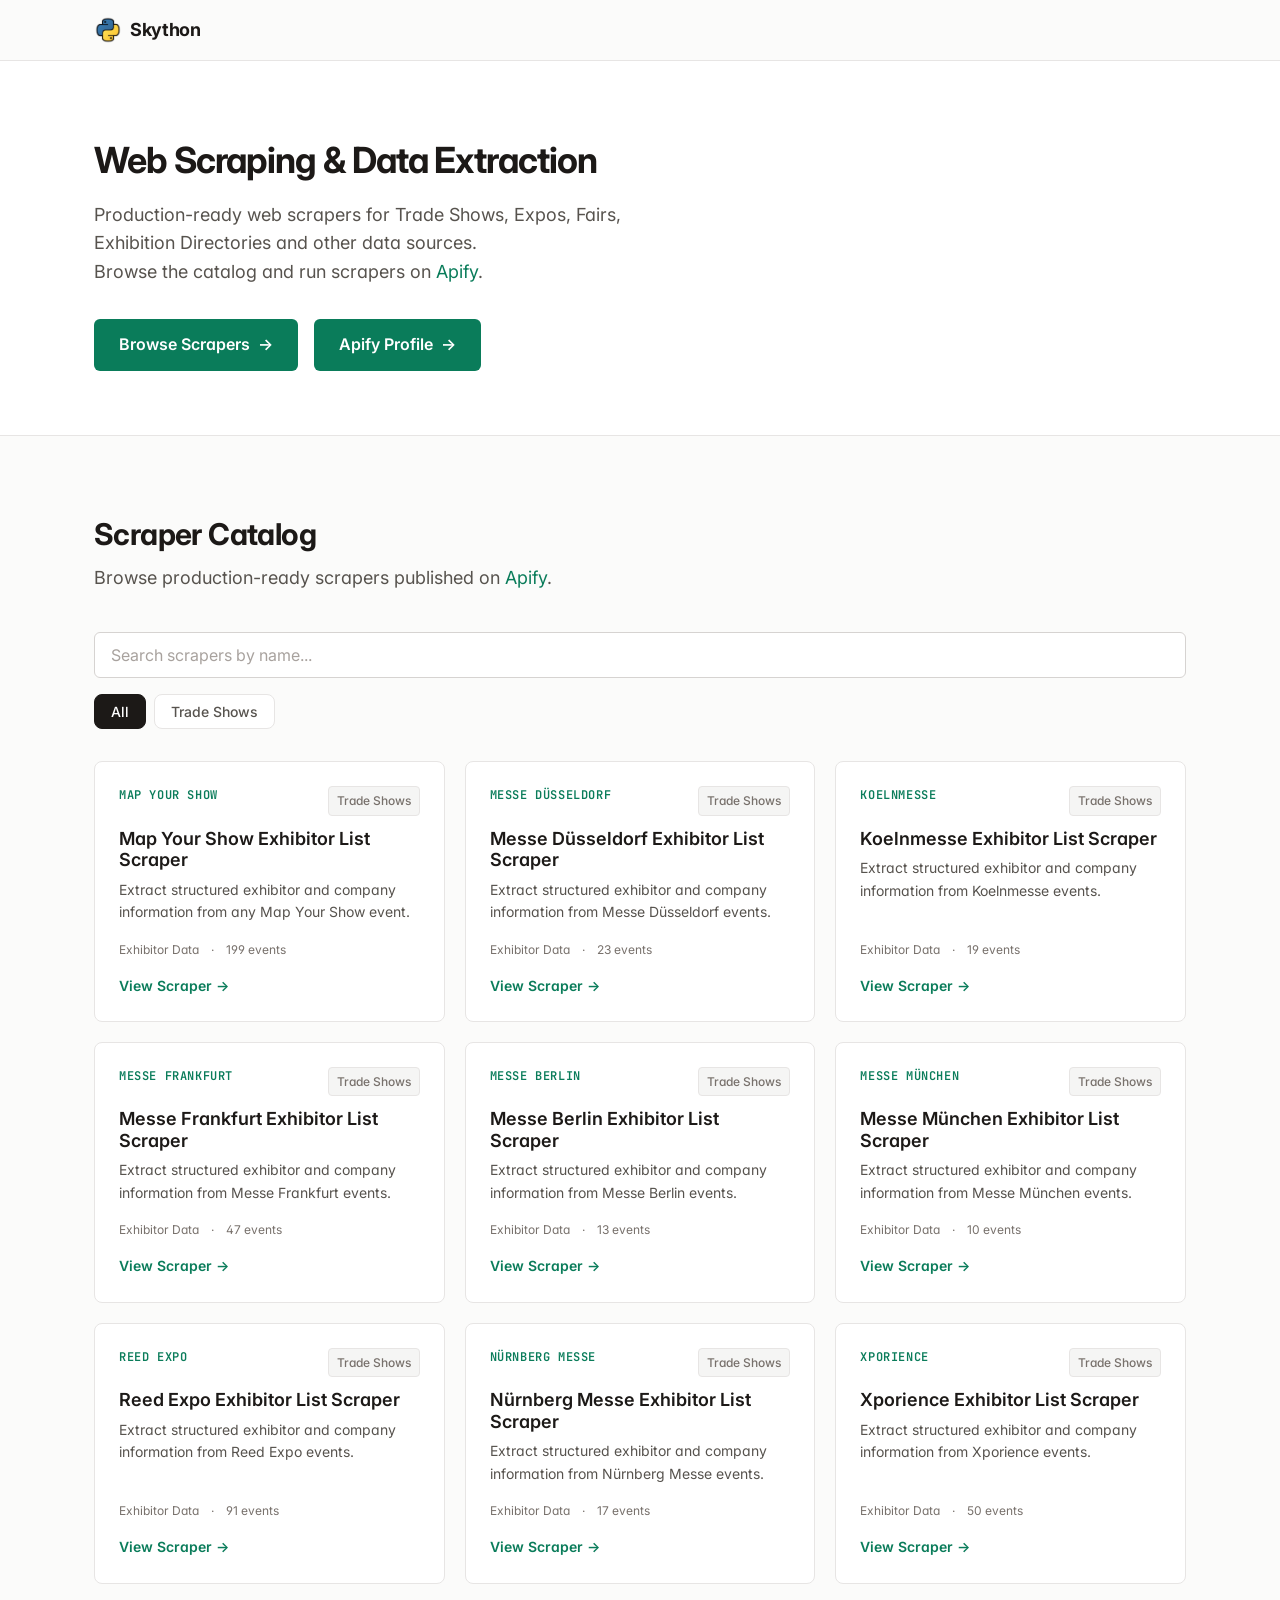
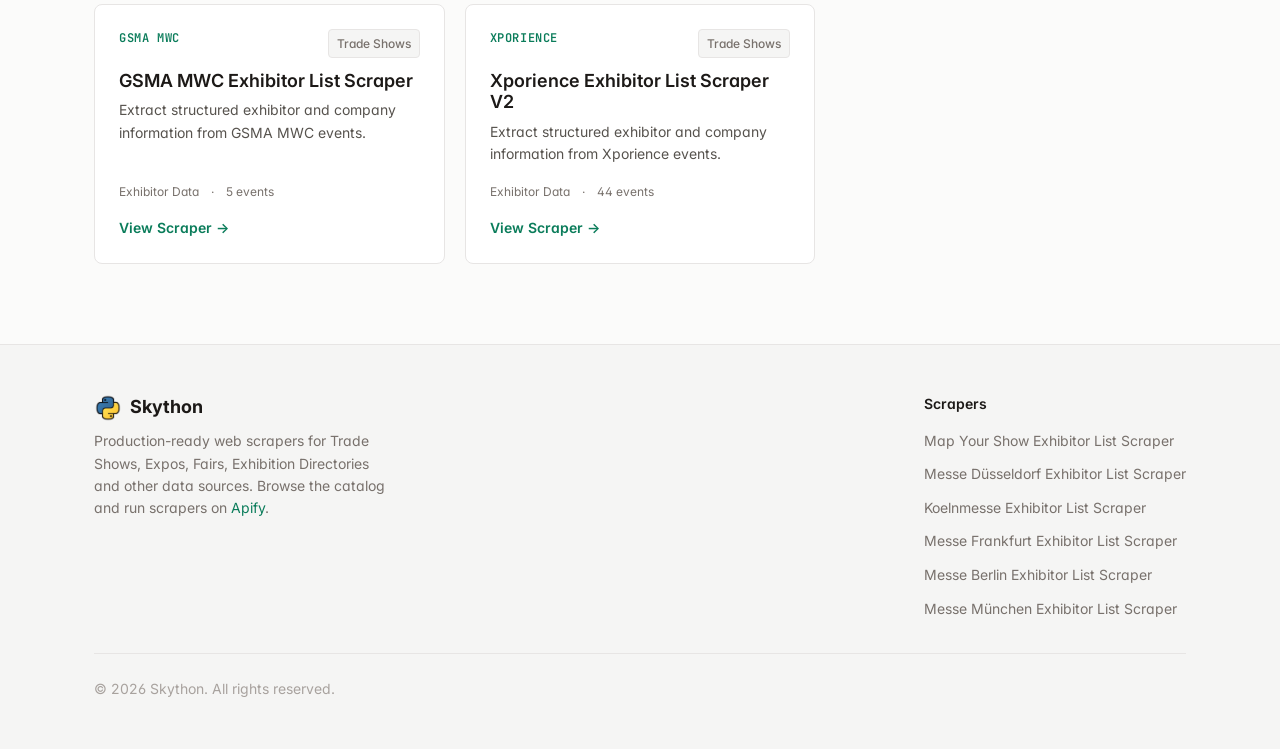
<file: index.html>
<!doctype html>
<html lang="en">
  <head>
    <meta charset="UTF-8" />
    <meta name="viewport" content="width=device-width, initial-scale=1.0" />
    <meta name="google-site-verification" content="mJuyEJV_-QLH7_1UQxAyc5nlGb2e7ReTSuJnp3B1AKA" />
    <title>Skython — Web Scraping & Data Extraction</title>
    <meta name="description" content="Production-ready web scrapers for Trade Shows, Expos, Fairs, Exhibition Directories and other data sources. Browse the catalog and run scrapers on Apify." />
    <link rel="canonical" href="https://selimgokirmak.github.io" />
    <link rel="shortcut icon" href="/images/skython-logo.png">

    <!-- Open Graph -->
    <meta property="og:type" content="website" />
    <meta property="og:title" content="Skython — Web Scraping & Data Extraction" />
    <meta property="og:description" content="Production-ready web scrapers for Trade Shows, Expos, Fairs, Exhibition Directories and other data sources. Browse the catalog and run scrapers on Apify." />
    <meta property="og:url" content="https://selimgokirmak.github.io" />

    <!-- Twitter Card -->
    <meta name="twitter:card" content="summary" />
    <meta name="twitter:title" content="Skython — Web Scraping & Data Extraction" />
    <meta name="twitter:description" content="Production-ready web scrapers for Trade Shows, Expos, Fairs, Exhibition Directories and other data sources. Browse the catalog and run scrapers on Apify." />

    <!-- Fonts -->
    <link rel="preconnect" href="https://fonts.googleapis.com" />
    <link rel="preconnect" href="https://fonts.gstatic.com" crossorigin />
    <link href="https://fonts.googleapis.com/css2?family=Inter:wght@400;500;600;700&family=JetBrains+Mono:wght@400;500&display=swap" rel="stylesheet" />

    <link rel="stylesheet" href="css/style.css" />

    <!-- JSON-LD structured data -->
    <script type="application/ld+json">
    {
      "@context": "https://schema.org",
      "@type": "Organization",
      "name": "Skython",
      "description": "Production-ready web scrapers for Trade Shows, Expos, Fairs, Exhibition Directories and other data sources. Browse the catalog and run scrapers on Apify.",
      "url": "https://selimgokirmak.github.io/"
    }
    </script>
    <meta property="og:image" content="https://bolt.new/static/og_default.png">
    <meta name="twitter:card" content="summary_large_image">
    <meta name="twitter:image" content="https://bolt.new/static/og_default.png">
</head>
  <body>
    <!-- Header -->
    <header class="site-header">
      <div class="container">
        <div class="site-header__inner">
          <a href="/" class="logo">
            <span class="logo__mark"><img src="/images/skython-logo.png" alt=""></span>
            Skython
          </a>
        </div>
      </div>
    </header>

    <!-- Hero -->
    <section class="hero">
      <div class="container">
        <h1 class="hero__title">Web Scraping &amp; Data Extraction</h1>
        <p class="hero__subtitle">
          Production-ready web scrapers for Trade Shows, Expos, Fairs, Exhibition Directories and other data sources. <br>
          Browse the catalog and run scrapers on <a href="https://apify.com/skython" target="_blank">Apify</a>.
        </p>
        <div class="hero__actions">
          <a href="#catalog" class="btn btn--primary btn--lg">
            Browse Scrapers <span class="btn__arrow">&rarr;</span>
          </a>
          <a href="https://apify.com/skython" class="btn btn--primary btn--lg" target="_blank">
            Apify Profile <span class="btn__arrow">&rarr;</span>
          </a>
        </div>
      </div>
    </section>

    <!-- Scraper Catalog -->
    <section class="section" id="catalog">
      <div class="container">
        <div class="section-heading">
          <p class="section-heading__eyebrow" style="display: none;">Catalog</p>
          <h2 class="section-heading__title">Scraper Catalog</h2>
          <p class="section-heading__description">
            Browse production-ready scrapers published on <a href="https://apify.com/skython" target="_blank">Apify</a>.
          </p>
        </div>

        <div class="catalog-controls">
          <input
            type="text"
            class="search-input"
            id="scraperSearch"
            placeholder="Search scrapers by name..."
            autocomplete="off"
          />
          <div class="filter-bar" id="filterBar">
            <button class="filter-chip active" data-category="All">All</button>
            <button class="filter-chip" data-category="Trade Shows">Trade Shows</button>
            <!-- <button class="filter-chip" data-category="Directories">Directories</button> -->
            <!-- <button class="filter-chip" data-category="Real Estate">Real Estate</button> -->
            <!-- <button class="filter-chip" data-category="E-commerce">E-commerce</button> -->
            <!-- <button class="filter-chip" data-category="Other">Other</button> -->
          </div>
        </div>

        <div class="scraper-grid" id="scraperGrid"></div>
      </div>
    </section>

    <!-- Footer -->
    <footer class="site-footer">
      <div class="container">
        <div class="site-footer__inner">
          <div class="site-footer__brand">
            <div class="site-footer__logo">
              <span class="logo__mark"><img src="/images/skython-logo.png" alt=""></span>
              Skython
            </div>
            <p class="site-footer__desc">
              Production-ready web scrapers for Trade Shows, Expos, Fairs, Exhibition Directories and other data sources. Browse the catalog and run scrapers on <a href="https://apify.com/skython" target="_blank">Apify</a>.
            </p>
          </div>
          <div class="site-footer__links">
            <div class="footer-col">
              <h4>Scrapers</h4>
              <ul id="footerScraperList"></ul>
            </div>
          </div>
        </div>
        <div class="site-footer__bottom">
          <span>&copy; 2026 Skython. All rights reserved.</span>
        </div>
      </div>
    </footer>

    <script src="data/scrapers.js"></script>
    <script src="js/main.js"></script>
  </body>
</html>
</file>
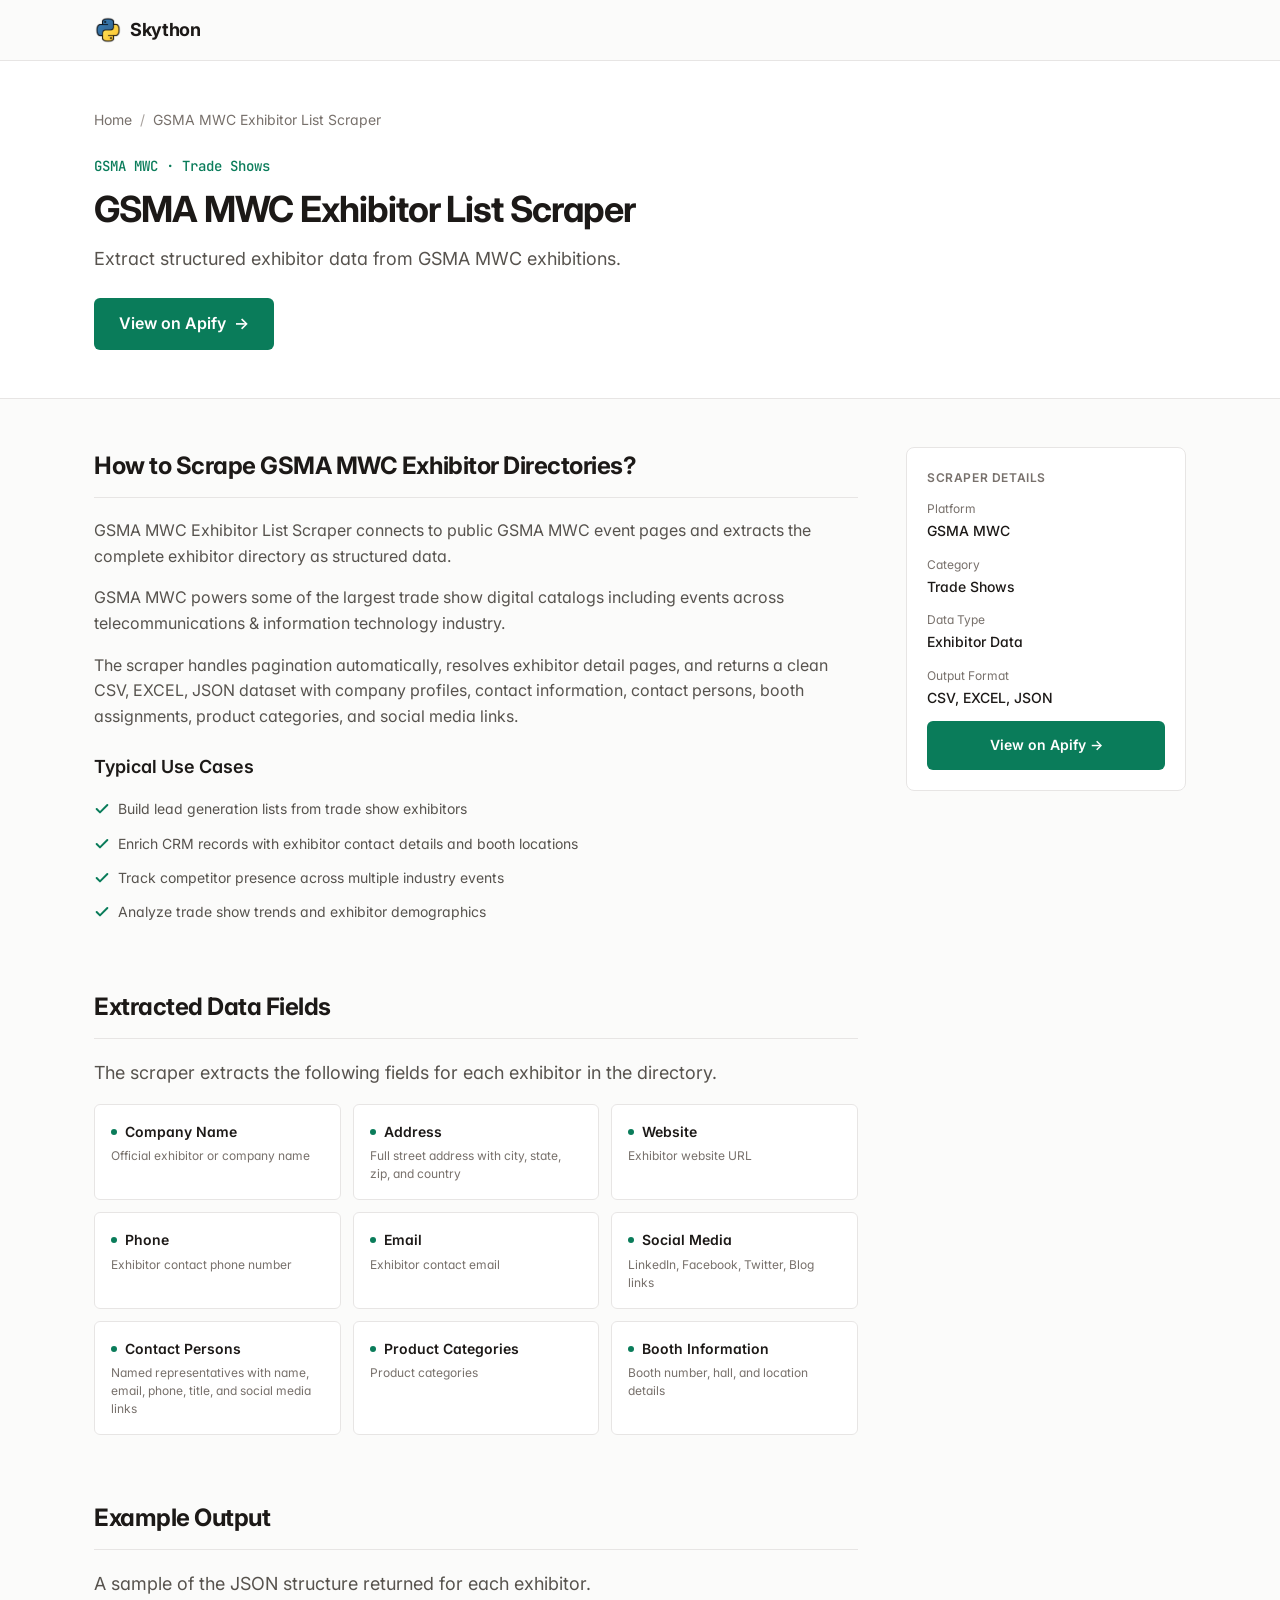
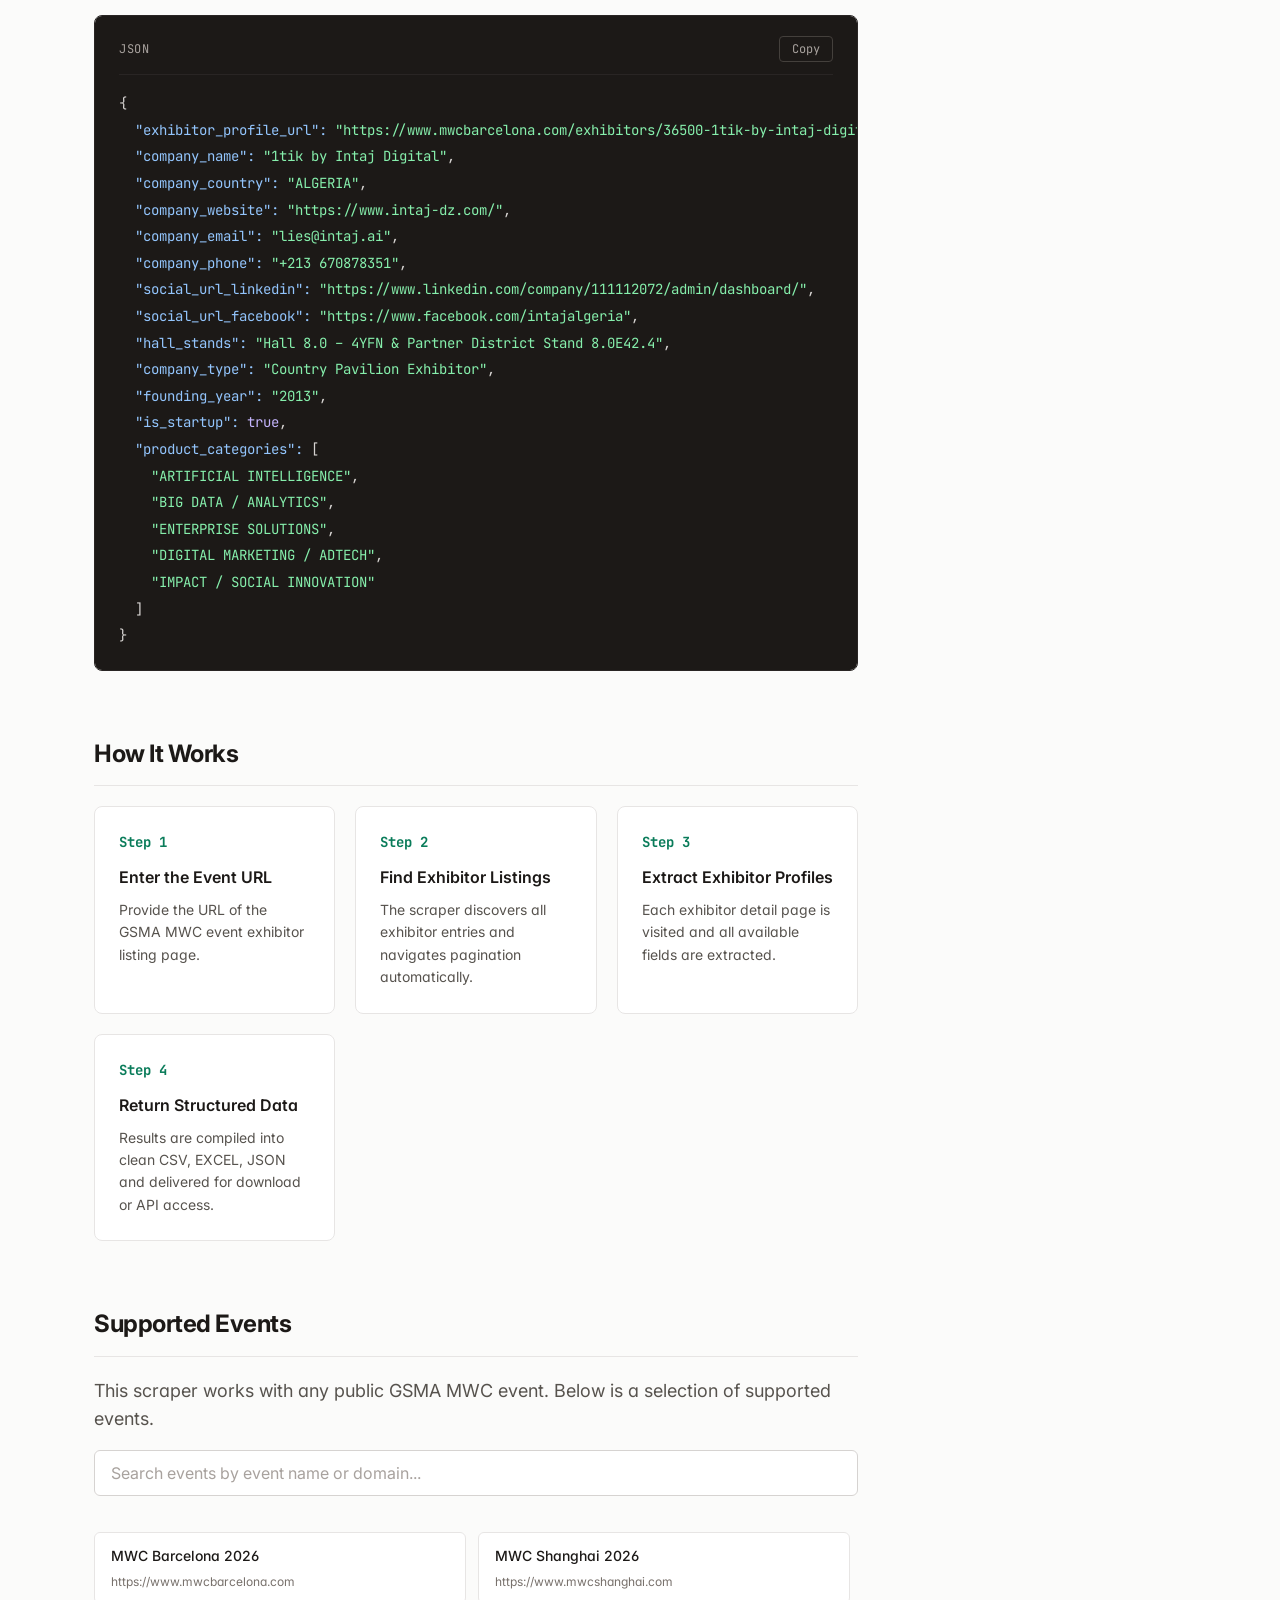
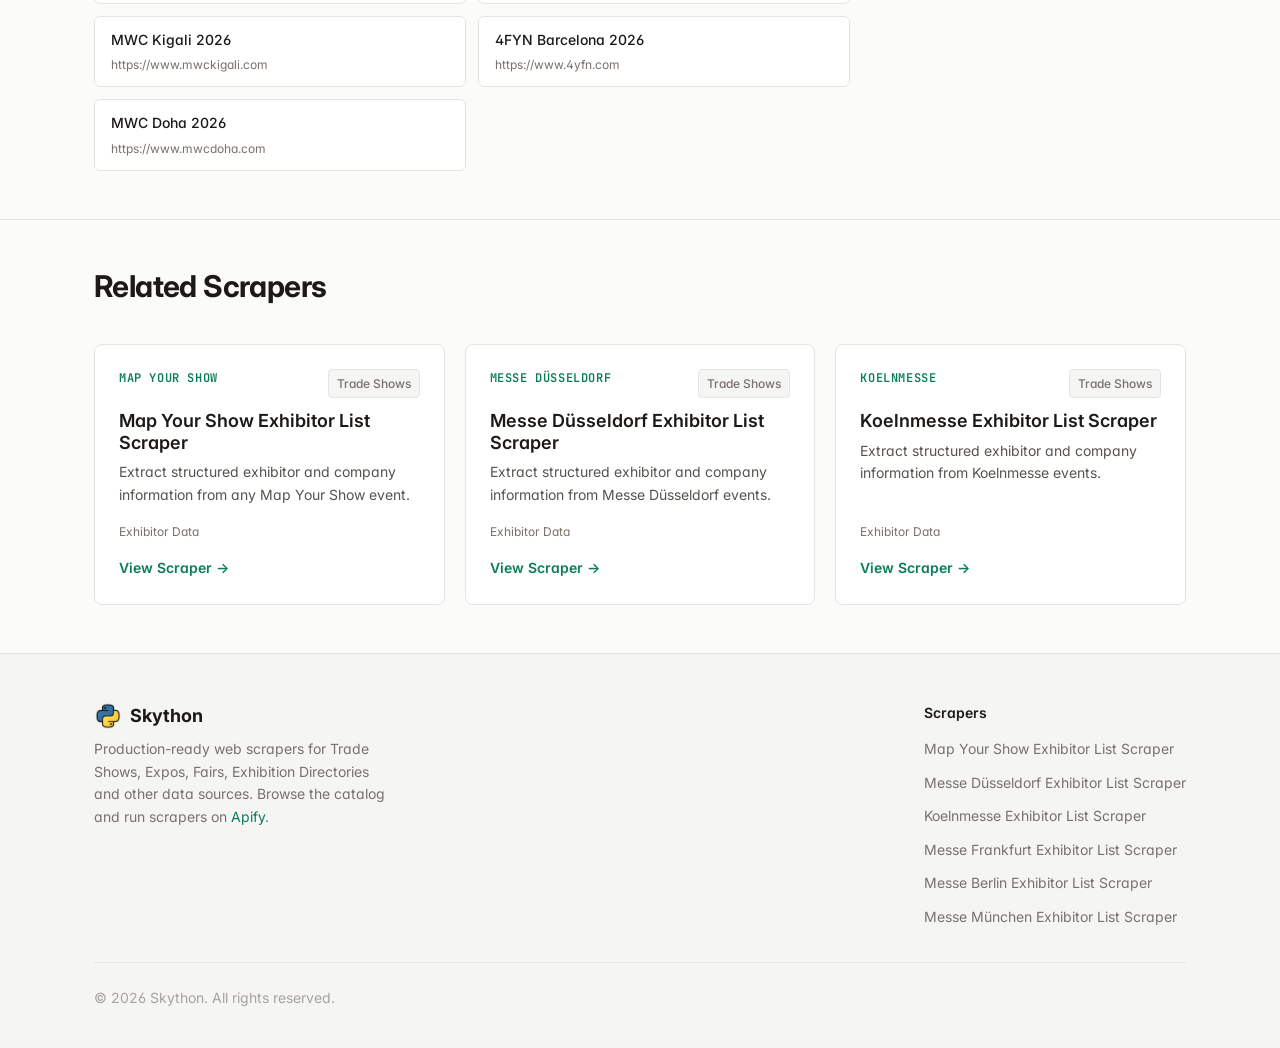
<file: blog-gsma-mwc-exhibitor-list-scraper.html>
<!doctype html>
<html lang="en">
  <head>
    <meta charset="UTF-8" />
    <meta name="viewport" content="width=device-width, initial-scale=1.0" />
    <title>How to Scrape GSMA MWC Exhibitor Lists (Download Exhibitor Data Automatically)</title>
    <meta name="description" content="Extract structured exhibitor data from GSMA MWC events. Get company details, contact persons, booth info, product categories and more as clean CSV, Excel or JSON. No coding required." />
    <link rel="canonical" href="https://selimgokirmak.github.io/blog-gsma-mwc-exhibitor-list-scraper.html" />
    <link rel="shortcut icon" href="/images/skython-logo.png">

    <meta property="og:type" content="website" />
    <meta property="og:title" content="GSMA MWC Exhibitor List Scraper — Skython" />
    <meta property="og:description" content="Extract structured exhibitor data from GSMA MWC events. Get company details, contact persons, booth info, product categories and more as clean CSV, Excel or JSON. No coding required." />
    <meta property="og:url" content="https://selimgokirmak.github.io/blog-gsma-mwc-exhibitor-list-scraper.html" />

    <meta name="twitter:card" content="summary" />
    <meta name="twitter:title" content="GSMA MWC Exhibitor List Scraper — Skython" />
    <meta name="twitter:description" content="Extract structured exhibitor data from GSMA MWC events. Get company details, contact persons, booth info, product categories and more as clean CSV, Excel or JSON. No coding required." />

    <link rel="preconnect" href="https://fonts.googleapis.com" />
    <link rel="preconnect" href="https://fonts.gstatic.com" crossorigin />
    <link href="https://fonts.googleapis.com/css2?family=Inter:wght@400;500;600;700&family=JetBrains+Mono:wght@400;500&display=swap" rel="stylesheet" />
    <link rel="stylesheet" href="../css/style.css" />

    <script type="application/ld+json">
    {
      "@context": "https://schema.org",
      "@type": "SoftwareApplication",
      "name": "GSMA MWC Exhibitor List Scraper",
      "applicationCategory": "BusinessApplication",
      "operatingSystem": "Web",
      "description": "Extract structured exhibitor data from GSMA MWC events. Get company details, contact persons, booth info, product categories and more as clean CSV, Excel or JSON. No coding required.",
      "url": "https://selimgokirmak.github.io/blog-gsma-mwc-exhibitor-list-scraper.html"
    }
    </script>
  </head>
  <body data-slug="gsma-mwc-exhibitor-list-scraper">
    <header class="site-header">
      <div class="container">
        <div class="site-header__inner">
          <a href="/" class="logo">
            <span class="logo__mark"><img src="/images/skython-logo.png" alt=""></span>
            Skython
          </a>
        </div>
      </div>
    </header>

    <!-- Detail Hero -->
    <section class="detail-hero">
      <div class="container">
        <nav class="breadcrumb">
          <a href="/">Home</a>
          <span class="breadcrumb__sep">/</span>
          <span>GSMA MWC Exhibitor List Scraper</span>
        </nav>
        <p class="detail-hero__label">GSMA MWC &middot; Trade Shows</p>
        <h1 class="detail-hero__title">GSMA MWC Exhibitor List Scraper</h1>
        <p class="detail-hero__desc">Extract structured exhibitor data from GSMA MWC exhibitions.</p>
        <div class="detail-hero__actions" id="heroActions">
          <a href="https://apify.com/skython/gsma-mwc-exhibitor-list-scraper" target="_blank" rel="noopener" class="btn btn--primary btn--lg">View on Apify <span class="btn__arrow">&rarr;</span></a>
        </div>
      </div>
    </section>

    <!-- Detail Body -->
    <div class="container">
      <div class="detail-body">
        <main class="detail-content">
          <!-- Overview -->
          <section class="detail-section" id="overview">
            <h2 class="detail-section__title">How to Scrape GSMA MWC Exhibitor Directories?</h2>
            <div id="overviewContent">
              <p>
                GSMA MWC Exhibitor List Scraper connects to public GSMA MWC event pages and extracts the complete exhibitor directory as structured data.
              </p>
              <p>
                GSMA MWC powers some of the largest trade show digital catalogs including events across telecommunications & information technology industry.
              </p>
              <p>
                The scraper handles pagination automatically, resolves exhibitor detail pages, and returns a clean CSV, EXCEL, JSON dataset with company profiles, contact information, contact persons, booth assignments, product categories, and social media links.
              </p>
            </div>
            <h3 style="font-size:var(--font-size-lg);font-weight:var(--font-weight-semibold);margin:var(--space-6) 0 var(--space-4);">Typical Use Cases</h3>
            <div id="useCasesList" class="pricing-card__features" style="max-width:600px;">
              <li class="pricing-feature">Build lead generation lists from trade show exhibitors</li>
              <li class="pricing-feature">Enrich CRM records with exhibitor contact details and booth locations</li>
              <li class="pricing-feature">Track competitor presence across multiple industry events</li>
              <li class="pricing-feature">Analyze trade show trends and exhibitor demographics</li>
            </div>
          </section>

          <!-- Extracted Data -->
          <section class="detail-section" id="extracted-data">
            <h2 class="detail-section__title">Extracted Data Fields</h2>
            <p class="detail-section__lead">The scraper extracts the following fields for each exhibitor in the directory.</p>
            <div class="field-grid" id="fieldGrid">
              <div class="field-card">
                <div class="field-card__name">
                  <span class="field-card__dot"></span>
                  Company Name
                </div>
                <div class="field-card__desc">Official exhibitor or company name</div>
              </div>
              <div class="field-card">
                <div class="field-card__name">
                  <span class="field-card__dot"></span>
                  Address
                </div>
                <div class="field-card__desc">Full street address with city, state, zip, and country</div>
              </div>
              <div class="field-card">
                <div class="field-card__name">
                  <span class="field-card__dot"></span>
                  Website
                </div>
                <div class="field-card__desc">Exhibitor website URL</div>
              </div>
              <div class="field-card">
                <div class="field-card__name">
                  <span class="field-card__dot"></span>
                  Phone
                </div>
                <div class="field-card__desc">Exhibitor contact phone number</div>
              </div>
              <div class="field-card">
                <div class="field-card__name">
                  <span class="field-card__dot"></span>
                  Email
                </div>
                <div class="field-card__desc">Exhibitor contact email</div>
              </div>
              <div class="field-card">
                <div class="field-card__name">
                  <span class="field-card__dot"></span>
                  Social Media
                </div>
                <div class="field-card__desc">LinkedIn, Facebook, Twitter, Blog links</div>
              </div>
              <div class="field-card">
                <div class="field-card__name">
                  <span class="field-card__dot"></span>
                  Contact Persons
                </div>
                <div class="field-card__desc">Named representatives with name, email, phone, title, and social media links</div>
              </div>
              <div class="field-card">
                <div class="field-card__name">
                  <span class="field-card__dot"></span>
                  Product Categories
                </div>
                <div class="field-card__desc">Product categories</div>
              </div>
              <div class="field-card">
                <div class="field-card__name">
                  <span class="field-card__dot"></span>
                  Booth Information
                </div>
                <div class="field-card__desc">Booth number, hall, and location details</div>
              </div>
            </div>
          </section>

          <!-- Example Output -->
          <section class="detail-section" id="example-output">
            <h2 class="detail-section__title">Example Output</h2>
            <p class="detail-section__lead">A sample of the JSON structure returned for each exhibitor.</p>
            <div class="code-block">
              <div class="code-block__header">
                <span class="code-block__label">JSON</span>
                <button class="code-block__copy" id="copyCode">Copy</button>
              </div>
              <pre><code id="exampleCode"></code></pre>
            </div>
          </section>

          <!-- How It Works -->
          <section class="detail-section" id="how-it-works">
            <h2 class="detail-section__title">How It Works</h2>
            <div class="steps" id="stepsContainer">
              <div class="step">
                <div class="step__number">Step 1</div>
                <h3 class="step__title">Enter the Event URL</h3>
                <p class="step__desc">Provide the URL of the GSMA MWC event exhibitor listing page.</p>
              </div>
              <div class="step">
                <div class="step__number">Step 2</div>
                <h3 class="step__title">Find Exhibitor Listings</h3>
                <p class="step__desc">The scraper discovers all exhibitor entries and navigates pagination automatically.</p>
              </div>
              <div class="step">
                <div class="step__number">Step 3</div>
                <h3 class="step__title">Extract Exhibitor Profiles</h3>
                <p class="step__desc">Each exhibitor detail page is visited and all available fields are extracted.</p>
              </div>
              <div class="step">
                <div class="step__number">Step 4</div>
                <h3 class="step__title">Return Structured Data</h3>
                <p class="step__desc">Results are compiled into clean CSV, EXCEL, JSON and delivered for download or API access.</p>
              </div>
            </div>
          </section>

          <!-- Supported Events -->
          <section class="detail-section" id="supported-events">
            <h2 class="detail-section__title">Supported Events</h2>
            <p class="detail-section__lead">This scraper works with any public GSMA MWC event. Below is a selection of supported events.</p>
            <div class="events-search">
              <input type="text" class="search-input" id="eventsSearch" placeholder="Search events by event name or domain..." autocomplete="off" />
            </div>
            <div class="events-list" id="eventsList"></div>
          </section>

        </main>

        <!-- Sidebar -->
        <aside class="detail-sidebar">
          <div class="sidebar-card">
            <div class="sidebar-card__title">Scraper Details</div>
            <dl>
              <div><dt>Platform</dt><dd>GSMA MWC</dd></div>
              <div><dt>Category</dt><dd>Trade Shows</dd></div>
              <div><dt>Data Type</dt><dd>Exhibitor Data</dd></div>
              <div><dt>Output Format</dt><dd>CSV, EXCEL, JSON</dd></div>
            </dl>
            <a href="https://apify.com/skython/gsma-mwc-exhibitor-list-scraper" id="sidebarApifyUrl" target="_blank" rel="noopener" class="btn btn--primary">View on Apify &rarr;</a>
          </div>
        </aside>
      </div>
    </div>

    <!-- Related Scrapers -->
    <section class="related-section">
      <div class="container">
        <div class="section-heading">
          <h2 class="section-heading__title">Related Scrapers</h2>
        </div>
        <div class="scraper-grid" id="relatedGrid"></div>
      </div>
    </section>

    <!-- Footer -->
    <footer class="site-footer">
      <div class="container">
        <div class="site-footer__inner">
          <div class="site-footer__brand">
            <div class="site-footer__logo">
              <span class="logo__mark"><img src="/images/skython-logo.png" alt=""></span>
              Skython
            </div>
            <p class="site-footer__desc">Production-ready web scrapers for Trade Shows, Expos, Fairs, Exhibition Directories and other data sources. Browse the catalog and run scrapers on <a href="https://apify.com/skython" target="_blank">Apify</a>.</p>
          </div>
          <div class="site-footer__links">
            <div class="footer-col">
              <h4>Scrapers</h4>
              <ul id="footerScraperList"></ul>
            </div>
          </div>
        </div>
        <div class="site-footer__bottom">
          <span>&copy; 2026 Skython. All rights reserved.</span>
        </div>
      </div>
    </footer>

    <script src="../data/scrapers.js"></script>
    <script src="../js/scraper-detail.js"></script>
  </body>
</html>
</file>
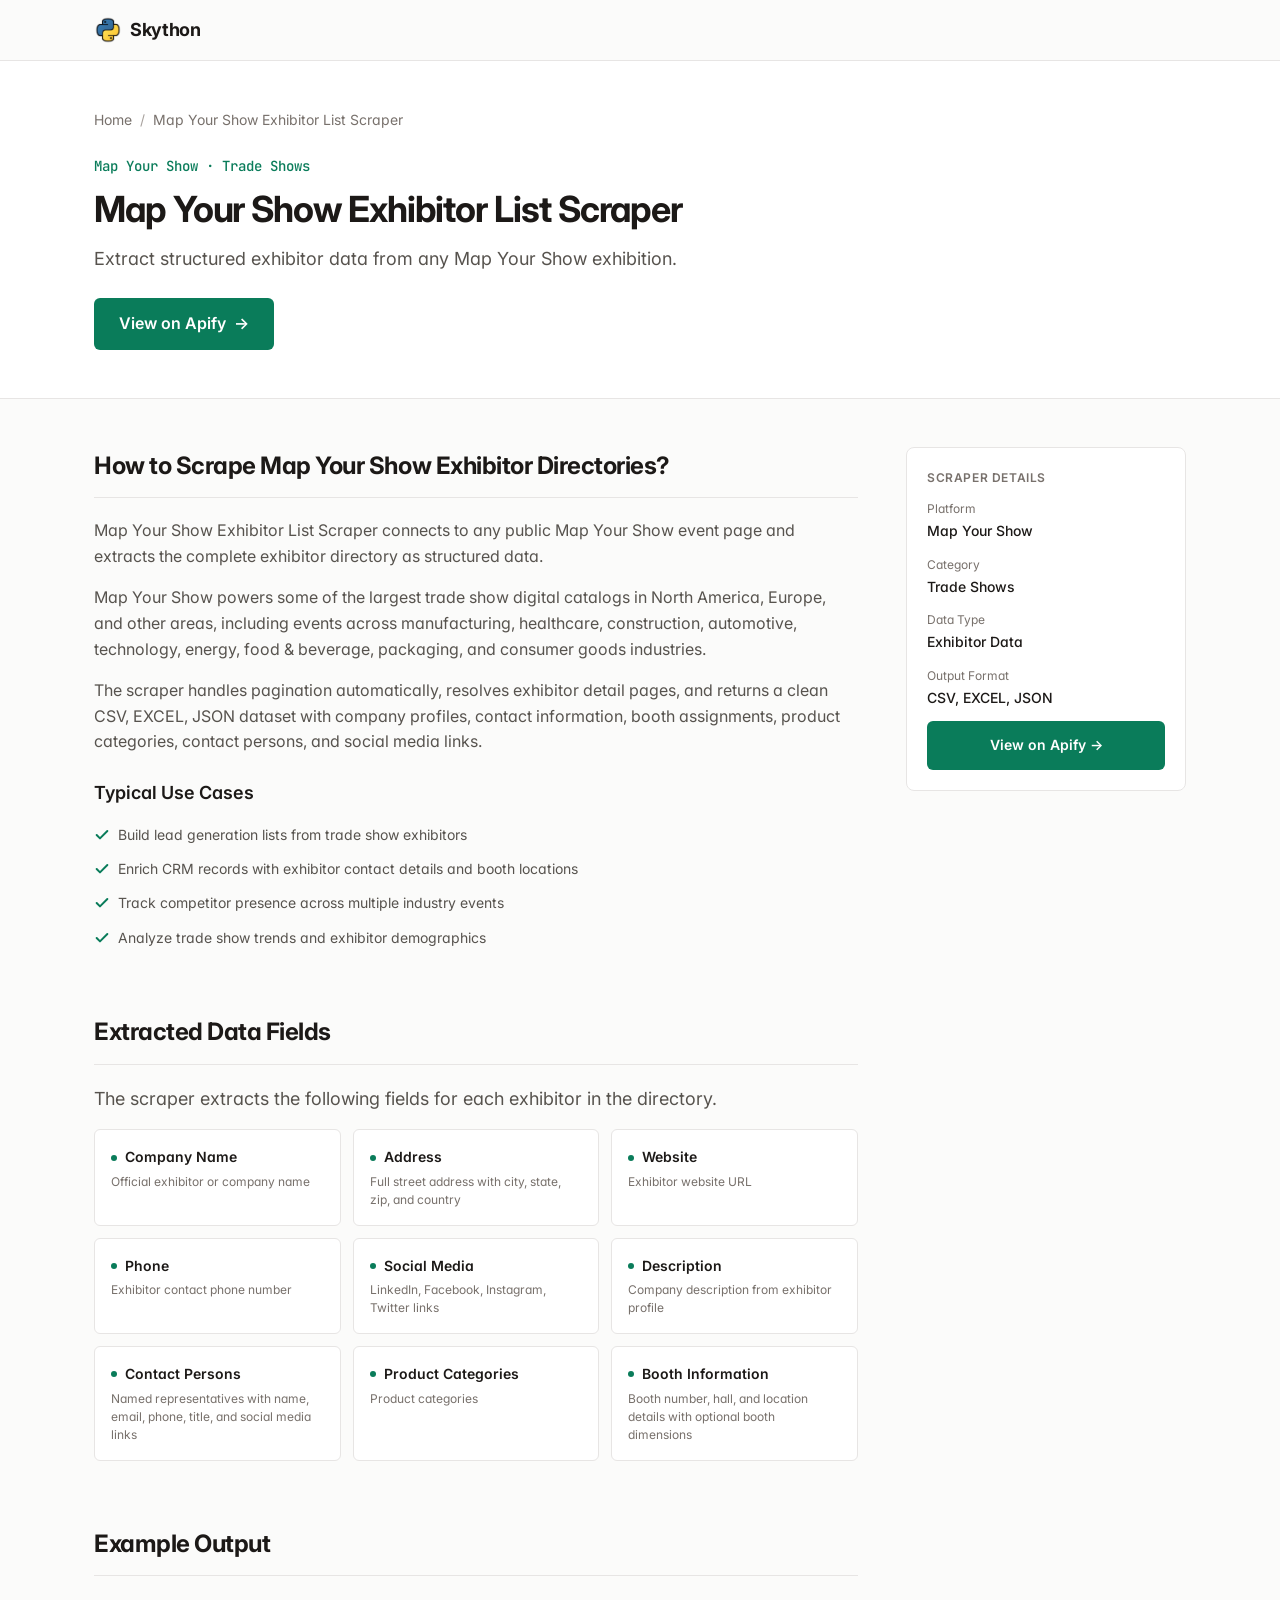
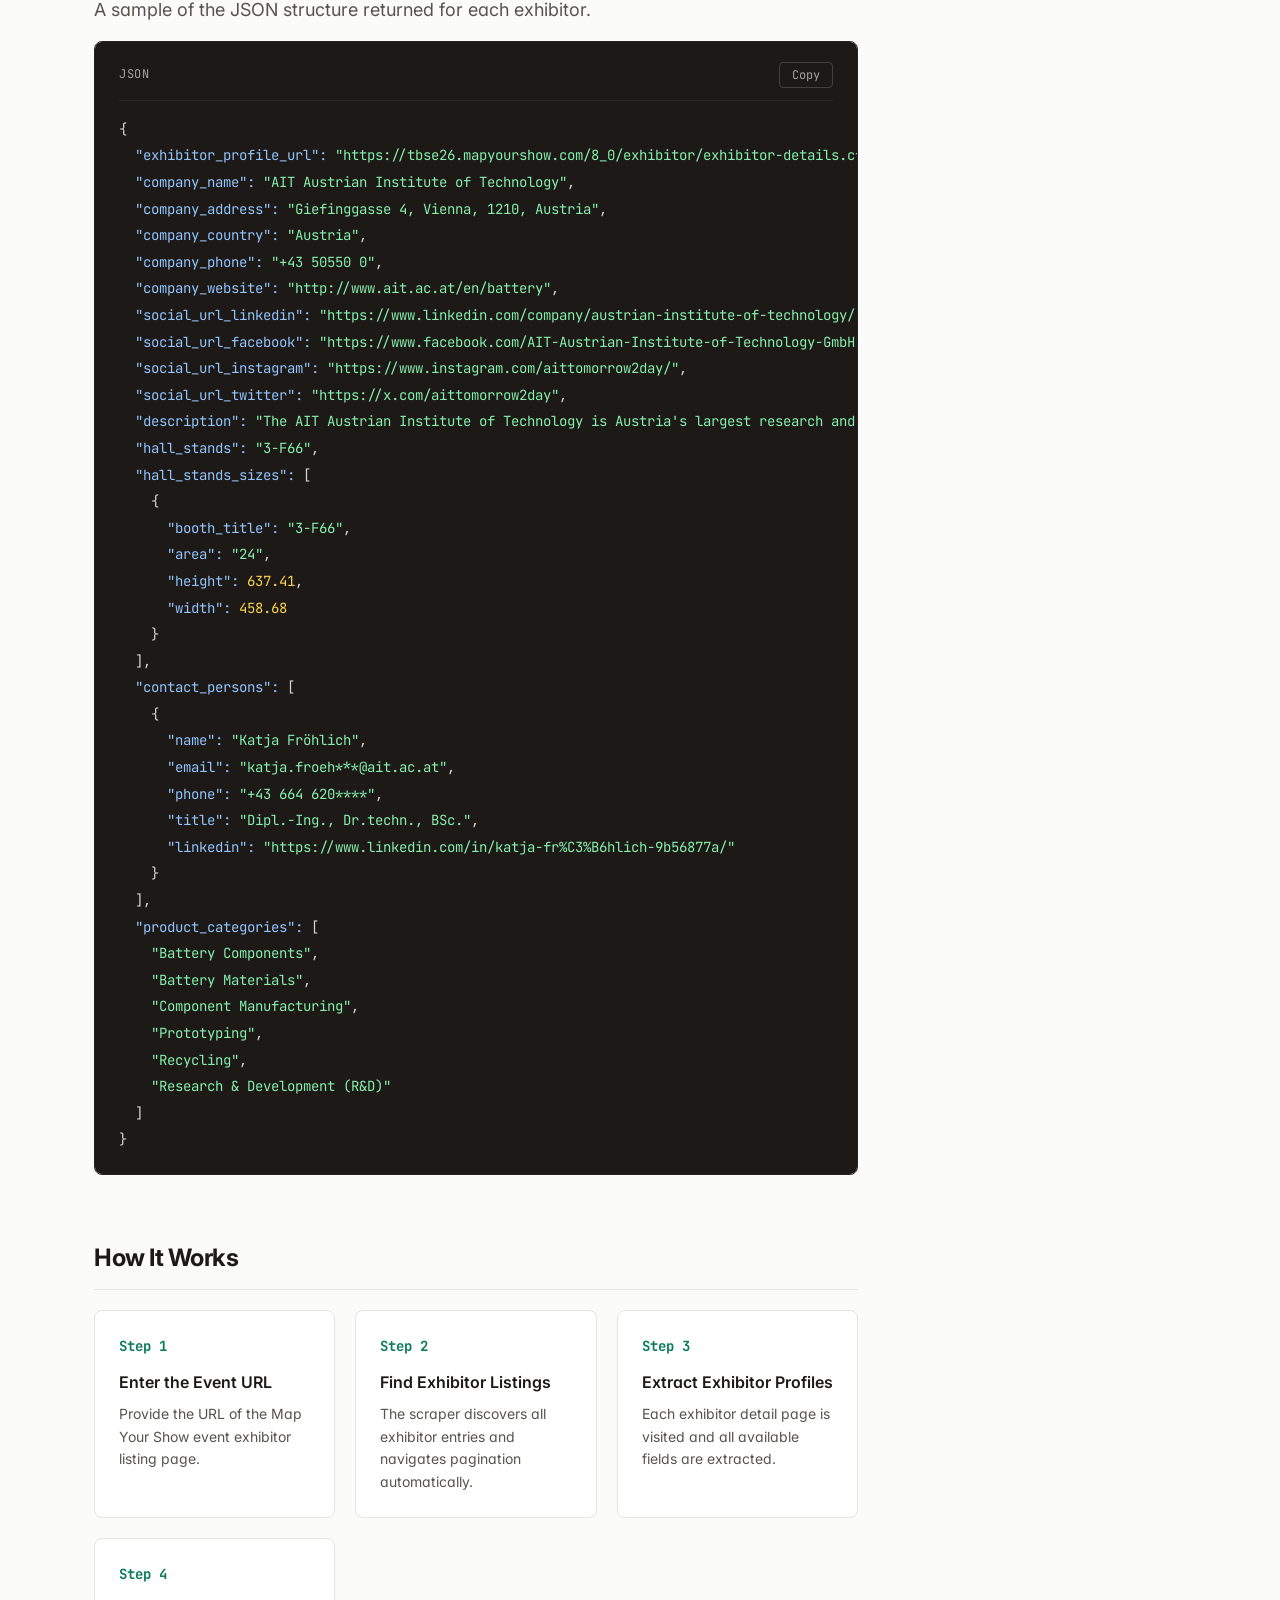
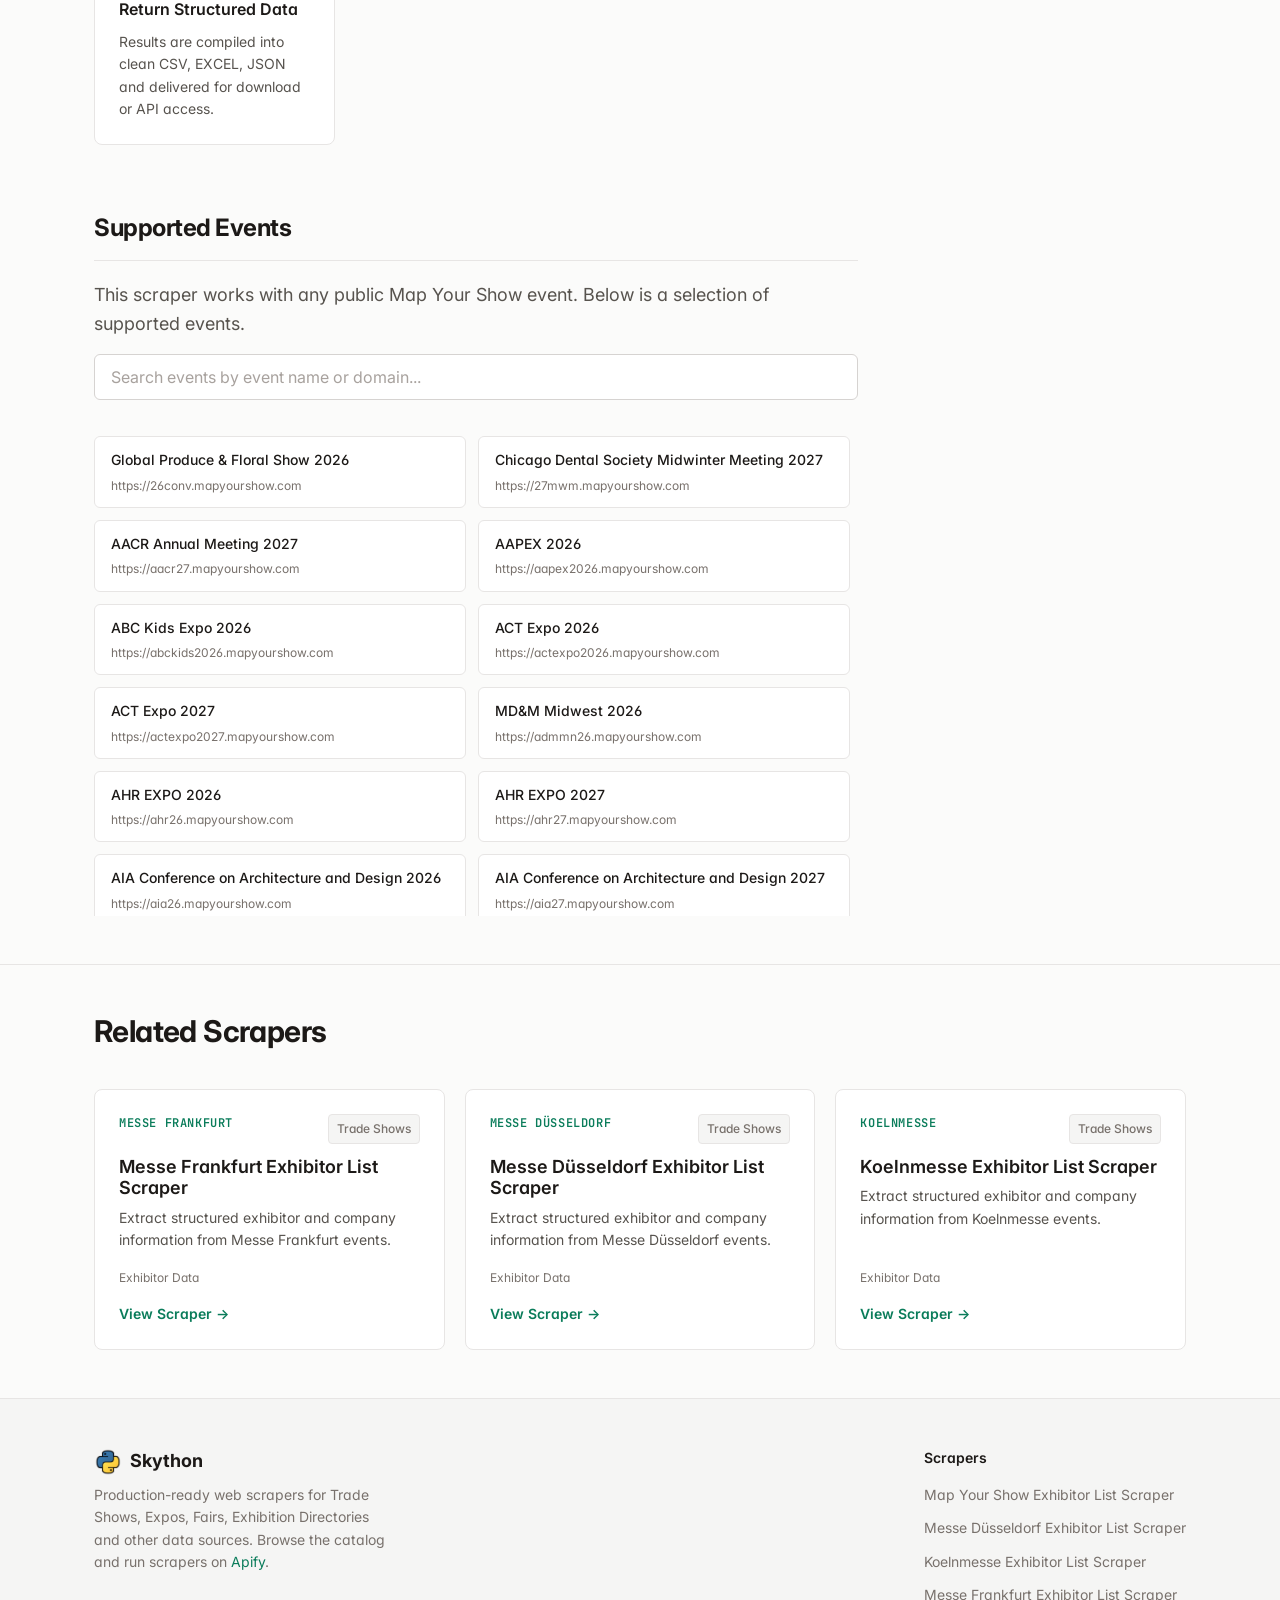
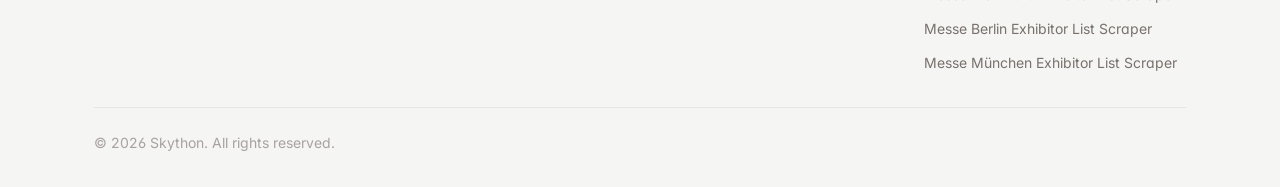
<file: blog-map-your-show-exhibitor-list-scraper.html>
<!doctype html>
<html lang="en">
  <head>
    <meta charset="UTF-8" />
    <meta name="viewport" content="width=device-width, initial-scale=1.0" />
    <title>How to Scrape Map Your Show Exhibitor Lists (Download Exhibitor Data Automatically)</title>
    <meta name="description" content="Extract structured exhibitor data from Map Your Show events. Get company details, contact persons, booth info, product categories and more as clean CSV, Excel or JSON. No coding required." />
    <link rel="canonical" href="https://selimgokirmak.github.io/blog-map-your-show-exhibitor-list-scraper.html" />
    <link rel="shortcut icon" href="/images/skython-logo.png">

    <meta property="og:type" content="website" />
    <meta property="og:title" content="Map Your Show Exhibitor List Scraper — Skython" />
    <meta property="og:description" content="Extract structured exhibitor data from Map Your Show events. Get company details, contact persons, booth info, product categories and more as clean CSV, Excel or JSON. No coding required." />
    <meta property="og:url" content="https://selimgokirmak.github.io/blog-map-your-show-exhibitor-list-scraper.html" />

    <meta name="twitter:card" content="summary" />
    <meta name="twitter:title" content="Map Your Show Exhibitor List Scraper — Skython" />
    <meta name="twitter:description" content="Extract structured exhibitor data from Map Your Show events. Get company details, contact persons, booth info, product categories and more as clean CSV, Excel or JSON. No coding required." />

    <link rel="preconnect" href="https://fonts.googleapis.com" />
    <link rel="preconnect" href="https://fonts.gstatic.com" crossorigin />
    <link href="https://fonts.googleapis.com/css2?family=Inter:wght@400;500;600;700&family=JetBrains+Mono:wght@400;500&display=swap" rel="stylesheet" />
    <link rel="stylesheet" href="../css/style.css" />

    <script type="application/ld+json">
    {
      "@context": "https://schema.org",
      "@type": "SoftwareApplication",
      "name": "Map Your Show Exhibitor List Scraper",
      "applicationCategory": "BusinessApplication",
      "operatingSystem": "Web",
      "description": "Extract structured exhibitor data from Map Your Show events. Get company details, contact persons, booth info, product categories and more as clean CSV, Excel or JSON. No coding required.",
      "url": "https://selimgokirmak.github.io/blog-map-your-show-exhibitor-list-scraper.html"
    }
    </script>
  </head>
  <body data-slug="map-your-show-exhibitor-list-scraper">
    <header class="site-header">
      <div class="container">
        <div class="site-header__inner">
          <a href="/" class="logo">
            <span class="logo__mark"><img src="/images/skython-logo.png" alt=""></span>
            Skython
          </a>
        </div>
      </div>
    </header>

    <!-- Detail Hero -->
    <section class="detail-hero">
      <div class="container">
        <nav class="breadcrumb">
          <a href="/">Home</a>
          <span class="breadcrumb__sep">/</span>
          <span>Map Your Show Exhibitor List Scraper</span>
        </nav>
        <p class="detail-hero__label">Map Your Show &middot; Trade Shows</p>
        <h1 class="detail-hero__title">Map Your Show Exhibitor List Scraper</h1>
        <p class="detail-hero__desc">Extract structured exhibitor data from any Map Your Show exhibition.</p>
        <div class="detail-hero__actions" id="heroActions">
          <a href="https://apify.com/skython/map-your-show-exhibitor-list-scraper" target="_blank" rel="noopener" class="btn btn--primary btn--lg">View on Apify <span class="btn__arrow">&rarr;</span></a>
        </div>
      </div>
    </section>

    <!-- Detail Body -->
    <div class="container">
      <div class="detail-body">
        <main class="detail-content">
          <!-- Overview -->
          <section class="detail-section" id="overview">
            <h2 class="detail-section__title">How to Scrape Map Your Show Exhibitor Directories?</h2>
            <div id="overviewContent">
              <p>
                Map Your Show Exhibitor List Scraper connects to any public Map Your Show event page and extracts the complete exhibitor directory as structured data.
              </p>
              <p>
                Map Your Show powers some of the largest trade show digital catalogs in North America, Europe, and other areas, including events across manufacturing, healthcare, construction, automotive, technology, energy, food & beverage, packaging, and consumer goods industries.
              </p>
              <p>
                The scraper handles pagination automatically, resolves exhibitor detail pages, and returns a clean CSV, EXCEL, JSON dataset with company profiles, contact information, booth assignments, product categories, contact persons, and social media links.
              </p>
            </div>
            <h3 style="font-size:var(--font-size-lg);font-weight:var(--font-weight-semibold);margin:var(--space-6) 0 var(--space-4);">Typical Use Cases</h3>
            <div id="useCasesList" class="pricing-card__features" style="max-width:600px;">
              <li class="pricing-feature">Build lead generation lists from trade show exhibitors</li>
              <li class="pricing-feature">Enrich CRM records with exhibitor contact details and booth locations</li>
              <li class="pricing-feature">Track competitor presence across multiple industry events</li>
              <li class="pricing-feature">Analyze trade show trends and exhibitor demographics</li>
            </div>
          </section>

          <!-- Extracted Data -->
          <section class="detail-section" id="extracted-data">
            <h2 class="detail-section__title">Extracted Data Fields</h2>
            <p class="detail-section__lead">The scraper extracts the following fields for each exhibitor in the directory.</p>
            <div class="field-grid" id="fieldGrid">
              <div class="field-card">
                <div class="field-card__name">
                  <span class="field-card__dot"></span>
                  Company Name
                </div>
                <div class="field-card__desc">Official exhibitor or company name</div>
              </div>
              <div class="field-card">
                <div class="field-card__name">
                  <span class="field-card__dot"></span>
                  Address
                </div>
                <div class="field-card__desc">Full street address with city, state, zip, and country</div>
              </div>
              <div class="field-card">
                <div class="field-card__name">
                  <span class="field-card__dot"></span>
                  Website
                </div>
                <div class="field-card__desc">Exhibitor website URL</div>
              </div>
              <div class="field-card">
                <div class="field-card__name">
                  <span class="field-card__dot"></span>
                  Phone
                </div>
                <div class="field-card__desc">Exhibitor contact phone number</div>
              </div>
              <div class="field-card">
                <div class="field-card__name">
                  <span class="field-card__dot"></span>
                  Social Media
                </div>
                <div class="field-card__desc">LinkedIn, Facebook, Instagram, Twitter links</div>
              </div>
              <div class="field-card">
                <div class="field-card__name">
                  <span class="field-card__dot"></span>
                  Description
                </div>
                <div class="field-card__desc">Company description from exhibitor profile</div>
              </div>
              <div class="field-card">
                <div class="field-card__name">
                  <span class="field-card__dot"></span>
                  Contact Persons
                </div>
                <div class="field-card__desc">Named representatives with name, email, phone, title, and social media links</div>
              </div>
              <div class="field-card">
                <div class="field-card__name">
                  <span class="field-card__dot"></span>
                  Product Categories
                </div>
                <div class="field-card__desc">Product categories</div>
              </div>
              <div class="field-card">
                <div class="field-card__name">
                  <span class="field-card__dot"></span>
                  Booth Information
                </div>
                <div class="field-card__desc">Booth number, hall, and location details with optional booth dimensions</div>
              </div>
            </div>
          </section>

          <!-- Example Output -->
          <section class="detail-section" id="example-output">
            <h2 class="detail-section__title">Example Output</h2>
            <p class="detail-section__lead">A sample of the JSON structure returned for each exhibitor.</p>
            <div class="code-block">
              <div class="code-block__header">
                <span class="code-block__label">JSON</span>
                <button class="code-block__copy" id="copyCode">Copy</button>
              </div>
              <pre><code id="exampleCode"></code></pre>
            </div>
          </section>

          <!-- How It Works -->
          <section class="detail-section" id="how-it-works">
            <h2 class="detail-section__title">How It Works</h2>
            <div class="steps" id="stepsContainer">
              <div class="step">
                <div class="step__number">Step 1</div>
                <h3 class="step__title">Enter the Event URL</h3>
                <p class="step__desc">Provide the URL of the Map Your Show event exhibitor listing page.</p>
              </div>
              <div class="step">
                <div class="step__number">Step 2</div>
                <h3 class="step__title">Find Exhibitor Listings</h3>
                <p class="step__desc">The scraper discovers all exhibitor entries and navigates pagination automatically.</p>
              </div>
              <div class="step">
                <div class="step__number">Step 3</div>
                <h3 class="step__title">Extract Exhibitor Profiles</h3>
                <p class="step__desc">Each exhibitor detail page is visited and all available fields are extracted.</p>
              </div>
              <div class="step">
                <div class="step__number">Step 4</div>
                <h3 class="step__title">Return Structured Data</h3>
                <p class="step__desc">Results are compiled into clean CSV, EXCEL, JSON and delivered for download or API access.</p>
              </div>
            </div>
          </section>

          <!-- Supported Events -->
          <section class="detail-section" id="supported-events">
            <h2 class="detail-section__title">Supported Events</h2>
            <p class="detail-section__lead">This scraper works with any public Map Your Show event. Below is a selection of supported events.</p>
            <div class="events-search">
              <input type="text" class="search-input" id="eventsSearch" placeholder="Search events by event name or domain..." autocomplete="off" />
            </div>
            <div class="events-list" id="eventsList"></div>
          </section>

        </main>

        <!-- Sidebar -->
        <aside class="detail-sidebar">
          <div class="sidebar-card">
            <div class="sidebar-card__title">Scraper Details</div>
            <dl>
              <div><dt>Platform</dt><dd>Map Your Show</dd></div>
              <div><dt>Category</dt><dd>Trade Shows</dd></div>
              <div><dt>Data Type</dt><dd>Exhibitor Data</dd></div>
              <div><dt>Output Format</dt><dd>CSV, EXCEL, JSON</dd></div>
            </dl>
            <a href="https://apify.com/skython/map-your-show-exhibitor-list-scraper" id="sidebarApifyUrl" target="_blank" rel="noopener" class="btn btn--primary">View on Apify &rarr;</a>
          </div>
        </aside>
      </div>
    </div>

    <!-- Related Scrapers -->
    <section class="related-section">
      <div class="container">
        <div class="section-heading">
          <h2 class="section-heading__title">Related Scrapers</h2>
        </div>
        <div class="scraper-grid" id="relatedGrid"></div>
      </div>
    </section>

    <!-- Footer -->
    <footer class="site-footer">
      <div class="container">
        <div class="site-footer__inner">
          <div class="site-footer__brand">
            <div class="site-footer__logo">
              <span class="logo__mark"><img src="/images/skython-logo.png" alt=""></span>
              Skython
            </div>
            <p class="site-footer__desc">Production-ready web scrapers for Trade Shows, Expos, Fairs, Exhibition Directories and other data sources. Browse the catalog and run scrapers on <a href="https://apify.com/skython" target="_blank">Apify</a>.</p>
          </div>
          <div class="site-footer__links">
            <div class="footer-col">
              <h4>Scrapers</h4>
              <ul id="footerScraperList"></ul>
            </div>
          </div>
        </div>
        <div class="site-footer__bottom">
          <span>&copy; 2026 Skython. All rights reserved.</span>
        </div>
      </div>
    </footer>

    <script src="../data/scrapers.js"></script>
    <script src="../js/scraper-detail.js"></script>
  </body>
</html>
</file>
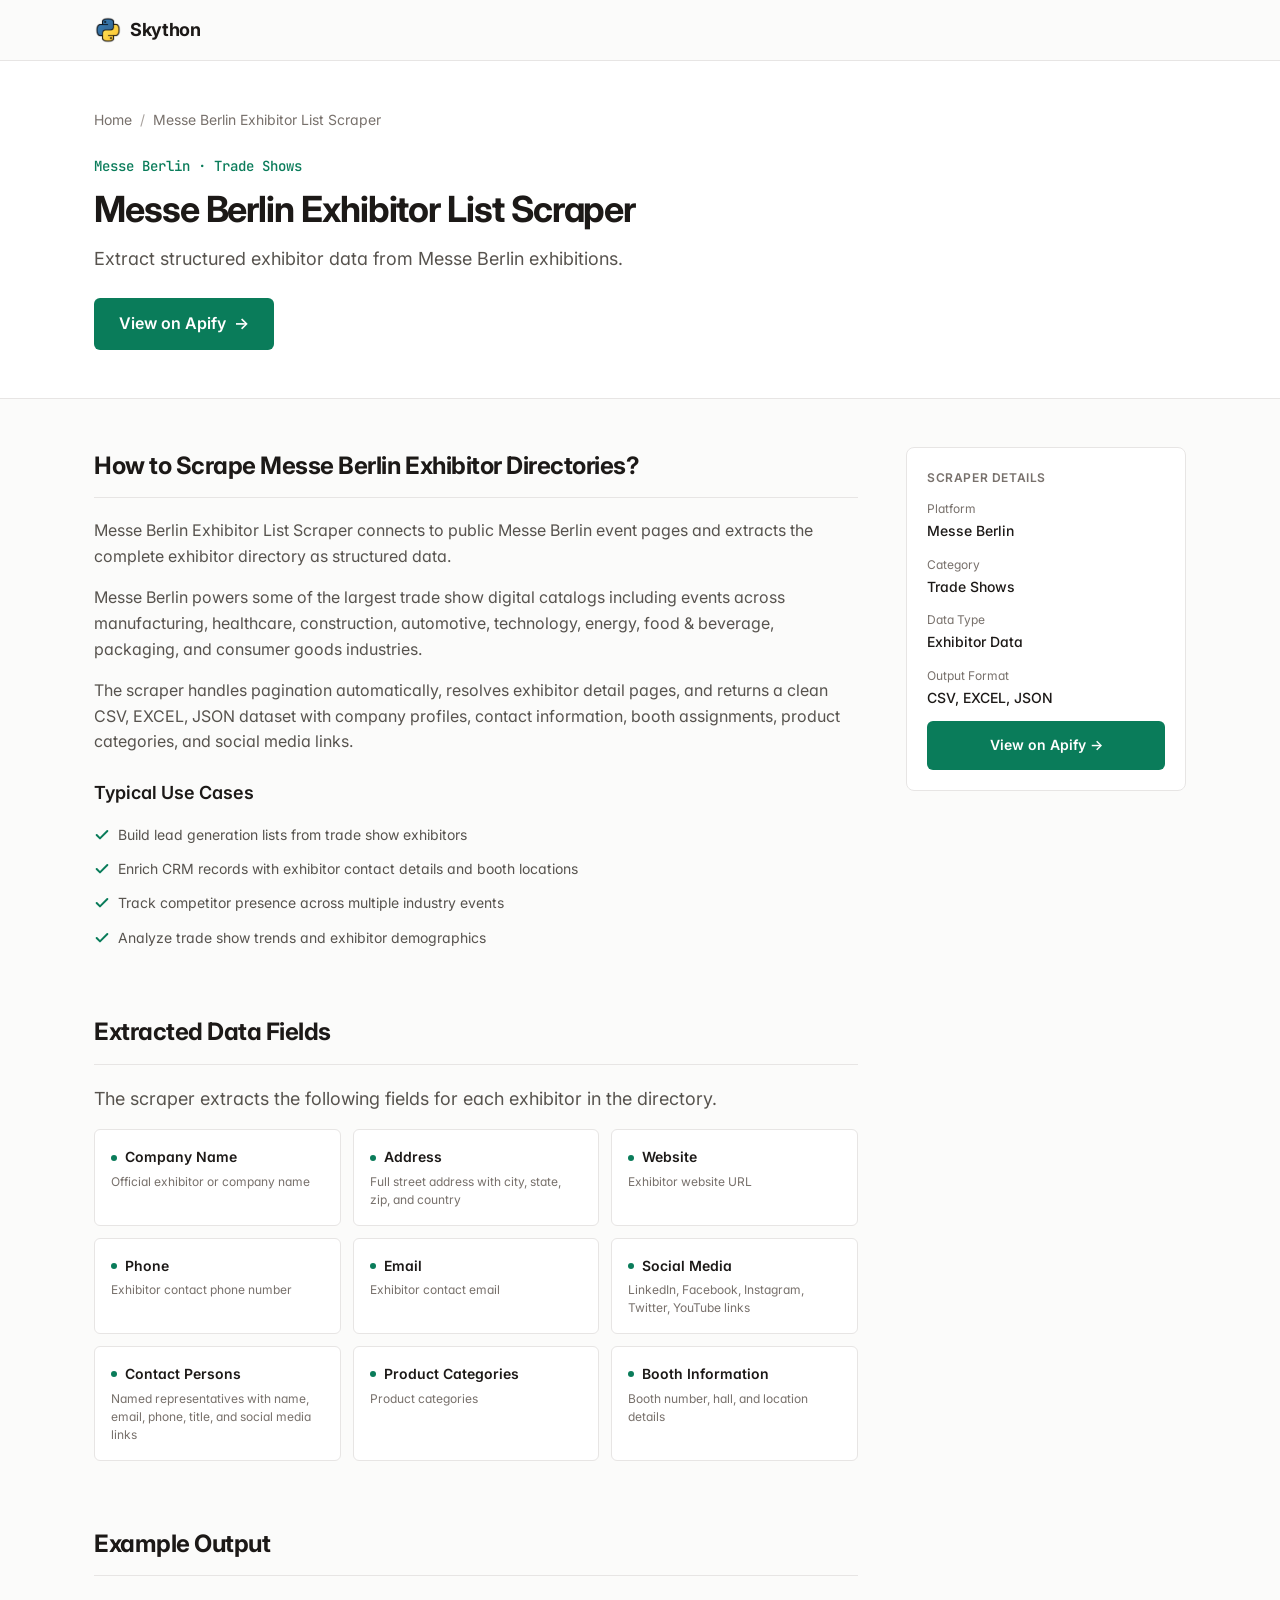
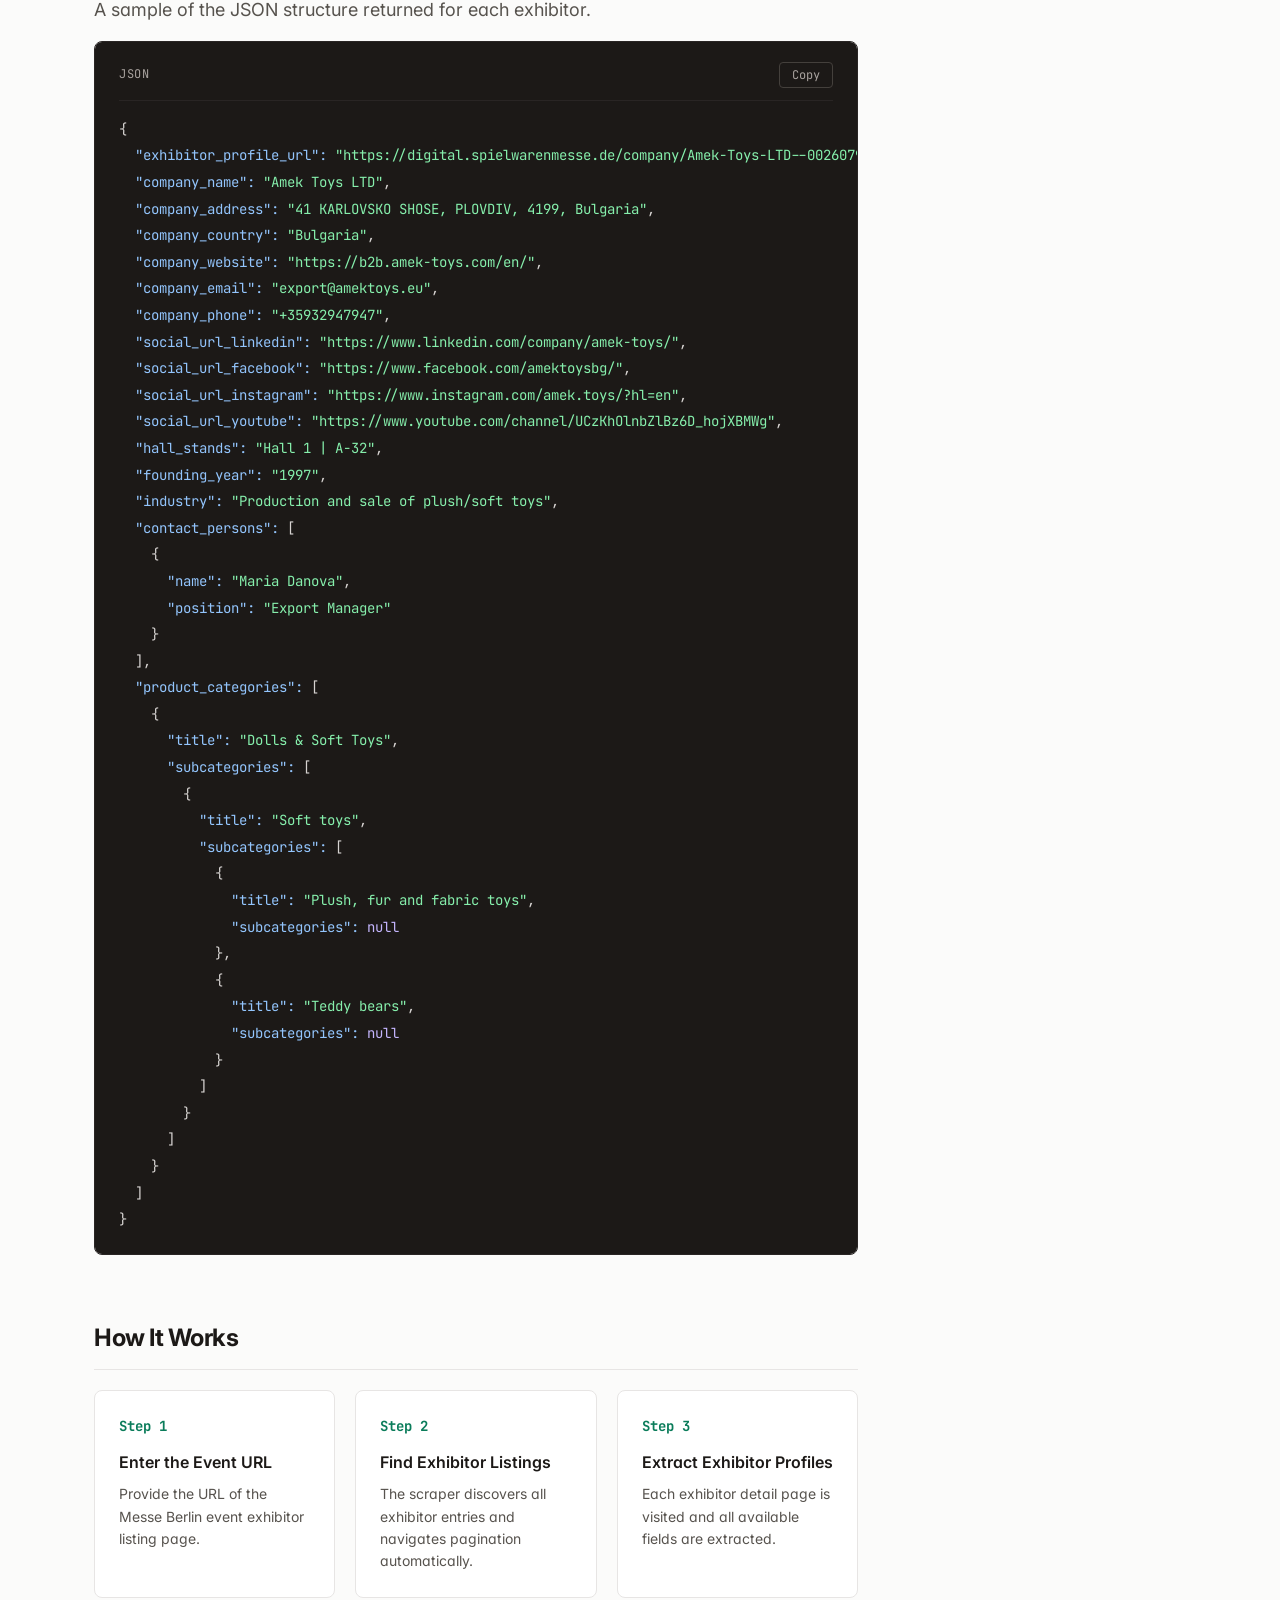
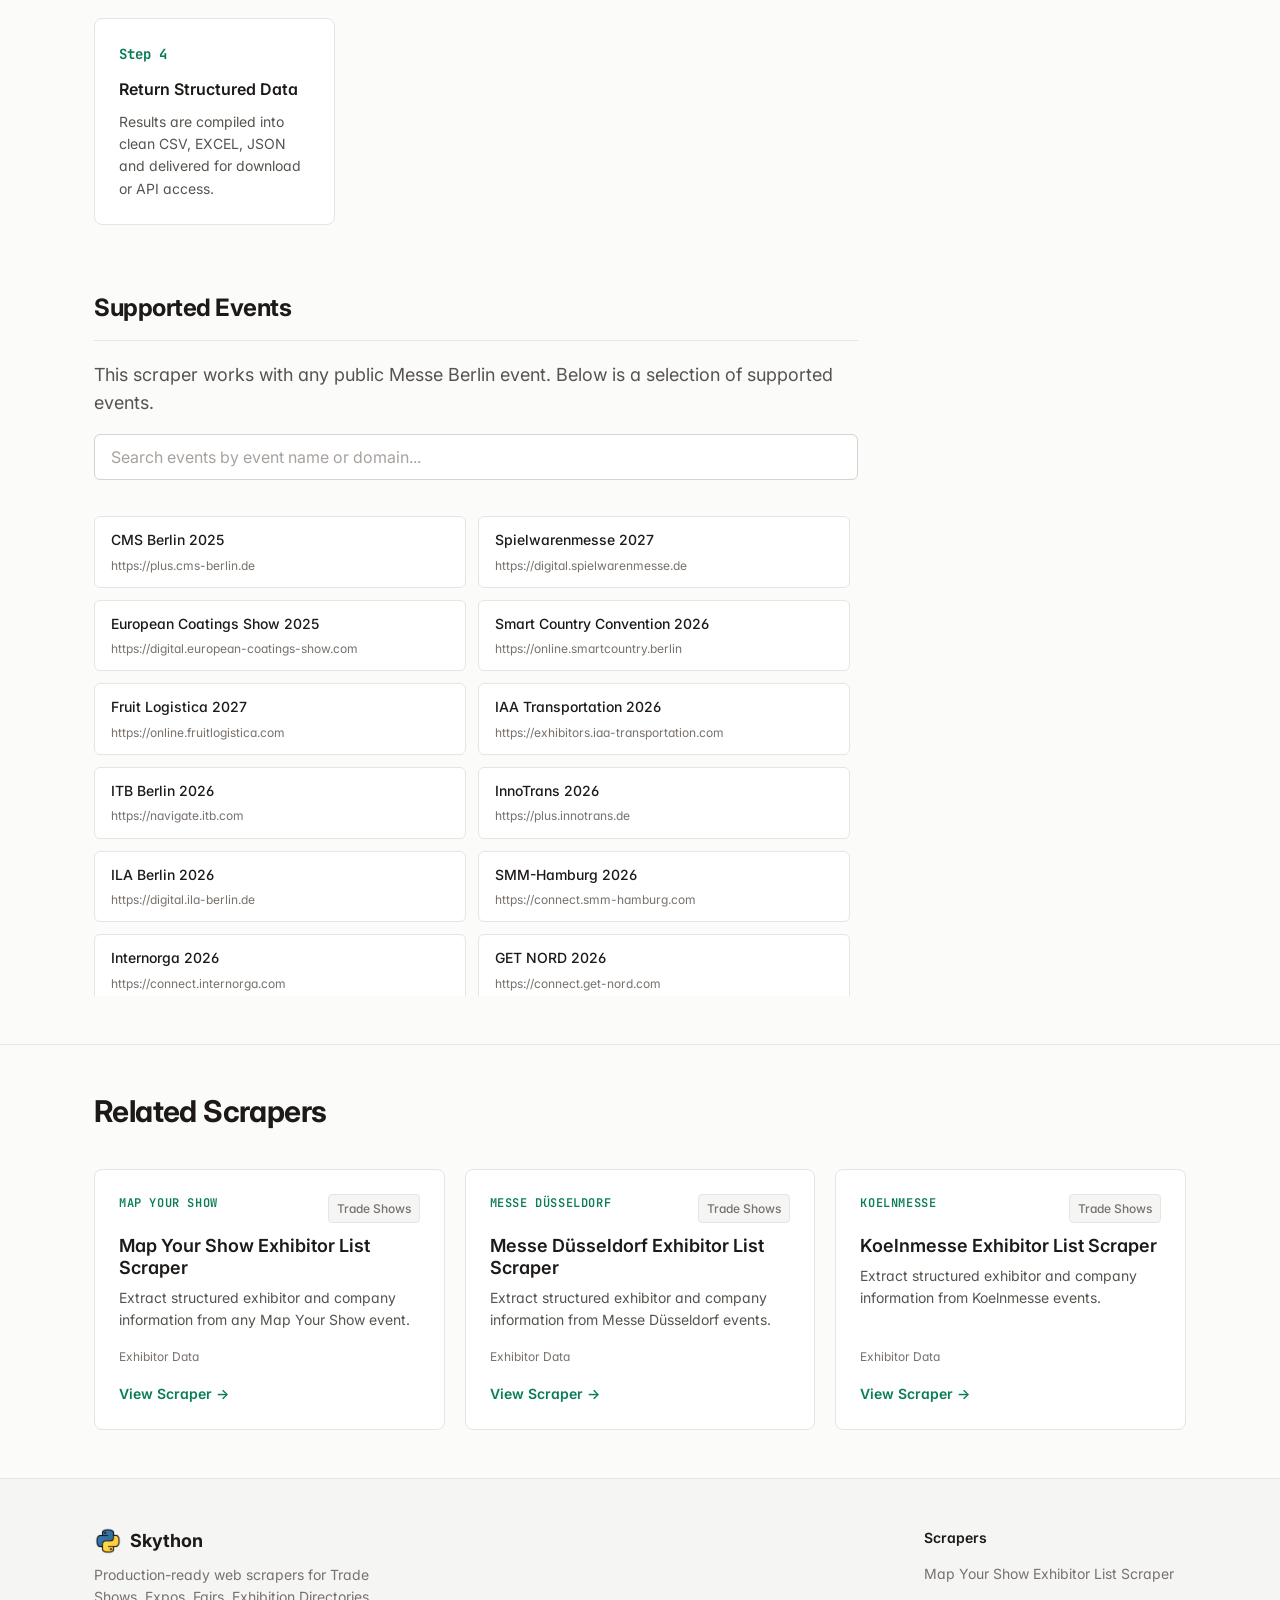
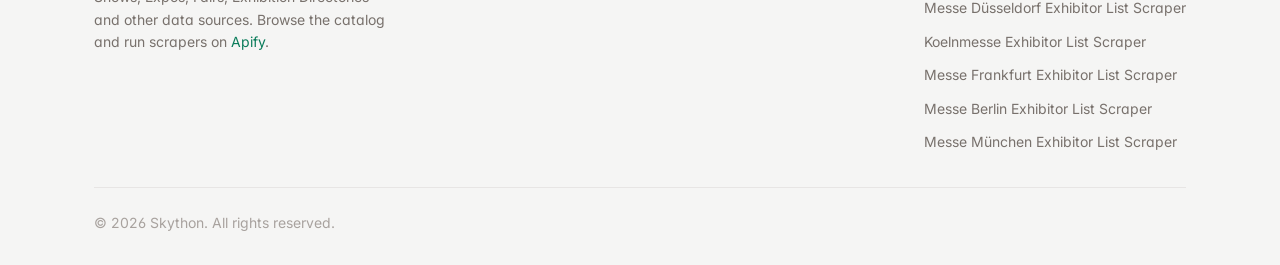
<file: blog-messe-berlin-exhibitor-list-scraper.html>
<!doctype html>
<html lang="en">
  <head>
    <meta charset="UTF-8" />
    <meta name="viewport" content="width=device-width, initial-scale=1.0" />
    <title>How to Scrape Messe Berlin Exhibitor Lists (Download Exhibitor Data Automatically)</title>
    <meta name="description" content="Extract structured exhibitor data from Messe Berlin events. Get company details, contact persons, booth info, product categories and more as clean CSV, Excel or JSON. No coding required." />
    <link rel="canonical" href="https://selimgokirmak.github.io/blog-messe-berlin-exhibitor-list-scraper.html" />
    <link rel="shortcut icon" href="/images/skython-logo.png">

    <meta property="og:type" content="website" />
    <meta property="og:title" content="Messe Berlin Exhibitor List Scraper — Skython" />
    <meta property="og:description" content="Extract structured exhibitor data from Messe Berlin events. Get company details, contact persons, booth info, product categories and more as clean CSV, Excel or JSON. No coding required." />
    <meta property="og:url" content="https://selimgokirmak.github.io/blog-messe-berlin-exhibitor-list-scraper.html" />

    <meta name="twitter:card" content="summary" />
    <meta name="twitter:title" content="Messe Berlin Exhibitor List Scraper — Skython" />
    <meta name="twitter:description" content="Extract structured exhibitor data from Messe Berlin events. Get company details, contact persons, booth info, product categories and more as clean CSV, Excel or JSON. No coding required." />

    <link rel="preconnect" href="https://fonts.googleapis.com" />
    <link rel="preconnect" href="https://fonts.gstatic.com" crossorigin />
    <link href="https://fonts.googleapis.com/css2?family=Inter:wght@400;500;600;700&family=JetBrains+Mono:wght@400;500&display=swap" rel="stylesheet" />
    <link rel="stylesheet" href="../css/style.css" />

    <script type="application/ld+json">
    {
      "@context": "https://schema.org",
      "@type": "SoftwareApplication",
      "name": "Messe Berlin Exhibitor List Scraper",
      "applicationCategory": "BusinessApplication",
      "operatingSystem": "Web",
      "description": "Extract structured exhibitor data from Messe Berlin events. Get company details, contact persons, booth info, product categories and more as clean CSV, Excel or JSON. No coding required.",
      "url": "https://selimgokirmak.github.io/blog-messe-berlin-exhibitor-list-scraper.html"
    }
    </script>
  </head>
  <body data-slug="messe-berlin-exhibitor-list-scraper">
    <header class="site-header">
      <div class="container">
        <div class="site-header__inner">
          <a href="/" class="logo">
            <span class="logo__mark"><img src="/images/skython-logo.png" alt=""></span>
            Skython
          </a>
        </div>
      </div>
    </header>

    <!-- Detail Hero -->
    <section class="detail-hero">
      <div class="container">
        <nav class="breadcrumb">
          <a href="/">Home</a>
          <span class="breadcrumb__sep">/</span>
          <span>Messe Berlin Exhibitor List Scraper</span>
        </nav>
        <p class="detail-hero__label">Messe Berlin &middot; Trade Shows</p>
        <h1 class="detail-hero__title">Messe Berlin Exhibitor List Scraper</h1>
        <p class="detail-hero__desc">Extract structured exhibitor data from Messe Berlin exhibitions.</p>
        <div class="detail-hero__actions" id="heroActions">
          <a href="https://apify.com/skython/messe-berlin-exhibitor-list-scraper" target="_blank" rel="noopener" class="btn btn--primary btn--lg">View on Apify <span class="btn__arrow">&rarr;</span></a>
        </div>
      </div>
    </section>

    <!-- Detail Body -->
    <div class="container">
      <div class="detail-body">
        <main class="detail-content">
          <!-- Overview -->
          <section class="detail-section" id="overview">
            <h2 class="detail-section__title">How to Scrape Messe Berlin Exhibitor Directories?</h2>
            <div id="overviewContent">
              <p>
                Messe Berlin Exhibitor List Scraper connects to public Messe Berlin event pages and extracts the complete exhibitor directory as structured data.
              </p>
              <p>
                Messe Berlin powers some of the largest trade show digital catalogs including events across manufacturing, healthcare, construction, automotive, technology, energy, food & beverage, packaging, and consumer goods industries.
              </p>
              <p>
                The scraper handles pagination automatically, resolves exhibitor detail pages, and returns a clean CSV, EXCEL, JSON dataset with company profiles, contact information, booth assignments, product categories, and social media links.
              </p>
            </div>
            <h3 style="font-size:var(--font-size-lg);font-weight:var(--font-weight-semibold);margin:var(--space-6) 0 var(--space-4);">Typical Use Cases</h3>
            <div id="useCasesList" class="pricing-card__features" style="max-width:600px;">
              <li class="pricing-feature">Build lead generation lists from trade show exhibitors</li>
              <li class="pricing-feature">Enrich CRM records with exhibitor contact details and booth locations</li>
              <li class="pricing-feature">Track competitor presence across multiple industry events</li>
              <li class="pricing-feature">Analyze trade show trends and exhibitor demographics</li>
            </div>
          </section>

          <!-- Extracted Data -->
          <section class="detail-section" id="extracted-data">
            <h2 class="detail-section__title">Extracted Data Fields</h2>
            <p class="detail-section__lead">The scraper extracts the following fields for each exhibitor in the directory.</p>
            <div class="field-grid" id="fieldGrid">
              <div class="field-card">
                <div class="field-card__name">
                  <span class="field-card__dot"></span>
                  Company Name
                </div>
                <div class="field-card__desc">Official exhibitor or company name</div>
              </div>
              <div class="field-card">
                <div class="field-card__name">
                  <span class="field-card__dot"></span>
                  Address
                </div>
                <div class="field-card__desc">Full street address with city, state, zip, and country</div>
              </div>
              <div class="field-card">
                <div class="field-card__name">
                  <span class="field-card__dot"></span>
                  Website
                </div>
                <div class="field-card__desc">Exhibitor website URL</div>
              </div>
              <div class="field-card">
                <div class="field-card__name">
                  <span class="field-card__dot"></span>
                  Phone
                </div>
                <div class="field-card__desc">Exhibitor contact phone number</div>
              </div>
              <div class="field-card">
                <div class="field-card__name">
                  <span class="field-card__dot"></span>
                  Email
                </div>
                <div class="field-card__desc">Exhibitor contact email</div>
              </div>
              <div class="field-card">
                <div class="field-card__name">
                  <span class="field-card__dot"></span>
                  Social Media
                </div>
                <div class="field-card__desc">LinkedIn, Facebook, Instagram, Twitter, YouTube links</div>
              </div>
              <div class="field-card">
                <div class="field-card__name">
                  <span class="field-card__dot"></span>
                  Contact Persons
                </div>
                <div class="field-card__desc">Named representatives with name, email, phone, title, and social media links</div>
              </div>
              <div class="field-card">
                <div class="field-card__name">
                  <span class="field-card__dot"></span>
                  Product Categories
                </div>
                <div class="field-card__desc">Product categories</div>
              </div>
              <div class="field-card">
                <div class="field-card__name">
                  <span class="field-card__dot"></span>
                  Booth Information
                </div>
                <div class="field-card__desc">Booth number, hall, and location details</div>
              </div>
            </div>
          </section>

          <!-- Example Output -->
          <section class="detail-section" id="example-output">
            <h2 class="detail-section__title">Example Output</h2>
            <p class="detail-section__lead">A sample of the JSON structure returned for each exhibitor.</p>
            <div class="code-block">
              <div class="code-block__header">
                <span class="code-block__label">JSON</span>
                <button class="code-block__copy" id="copyCode">Copy</button>
              </div>
              <pre><code id="exampleCode"></code></pre>
            </div>
          </section>

          <!-- How It Works -->
          <section class="detail-section" id="how-it-works">
            <h2 class="detail-section__title">How It Works</h2>
            <div class="steps" id="stepsContainer">
              <div class="step">
                <div class="step__number">Step 1</div>
                <h3 class="step__title">Enter the Event URL</h3>
                <p class="step__desc">Provide the URL of the Messe Berlin event exhibitor listing page.</p>
              </div>
              <div class="step">
                <div class="step__number">Step 2</div>
                <h3 class="step__title">Find Exhibitor Listings</h3>
                <p class="step__desc">The scraper discovers all exhibitor entries and navigates pagination automatically.</p>
              </div>
              <div class="step">
                <div class="step__number">Step 3</div>
                <h3 class="step__title">Extract Exhibitor Profiles</h3>
                <p class="step__desc">Each exhibitor detail page is visited and all available fields are extracted.</p>
              </div>
              <div class="step">
                <div class="step__number">Step 4</div>
                <h3 class="step__title">Return Structured Data</h3>
                <p class="step__desc">Results are compiled into clean CSV, EXCEL, JSON and delivered for download or API access.</p>
              </div>
            </div>
          </section>

          <!-- Supported Events -->
          <section class="detail-section" id="supported-events">
            <h2 class="detail-section__title">Supported Events</h2>
            <p class="detail-section__lead">This scraper works with any public Messe Berlin event. Below is a selection of supported events.</p>
            <div class="events-search">
              <input type="text" class="search-input" id="eventsSearch" placeholder="Search events by event name or domain..." autocomplete="off" />
            </div>
            <div class="events-list" id="eventsList"></div>
          </section>

        </main>

        <!-- Sidebar -->
        <aside class="detail-sidebar">
          <div class="sidebar-card">
            <div class="sidebar-card__title">Scraper Details</div>
            <dl>
              <div><dt>Platform</dt><dd>Messe Berlin</dd></div>
              <div><dt>Category</dt><dd>Trade Shows</dd></div>
              <div><dt>Data Type</dt><dd>Exhibitor Data</dd></div>
              <div><dt>Output Format</dt><dd>CSV, EXCEL, JSON</dd></div>
            </dl>
            <a href="https://apify.com/skython/messe-berlin-exhibitor-list-scraper" id="sidebarApifyUrl" target="_blank" rel="noopener" class="btn btn--primary">View on Apify &rarr;</a>
          </div>
        </aside>
      </div>
    </div>

    <!-- Related Scrapers -->
    <section class="related-section">
      <div class="container">
        <div class="section-heading">
          <h2 class="section-heading__title">Related Scrapers</h2>
        </div>
        <div class="scraper-grid" id="relatedGrid"></div>
      </div>
    </section>

    <!-- Footer -->
    <footer class="site-footer">
      <div class="container">
        <div class="site-footer__inner">
          <div class="site-footer__brand">
            <div class="site-footer__logo">
              <span class="logo__mark"><img src="/images/skython-logo.png" alt=""></span>
              Skython
            </div>
            <p class="site-footer__desc">Production-ready web scrapers for Trade Shows, Expos, Fairs, Exhibition Directories and other data sources. Browse the catalog and run scrapers on <a href="https://apify.com/skython" target="_blank">Apify</a>.</p>
          </div>
          <div class="site-footer__links">
            <div class="footer-col">
              <h4>Scrapers</h4>
              <ul id="footerScraperList"></ul>
            </div>
          </div>
        </div>
        <div class="site-footer__bottom">
          <span>&copy; 2026 Skython. All rights reserved.</span>
        </div>
      </div>
    </footer>

    <script src="../data/scrapers.js"></script>
    <script src="../js/scraper-detail.js"></script>
  </body>
</html>
</file>
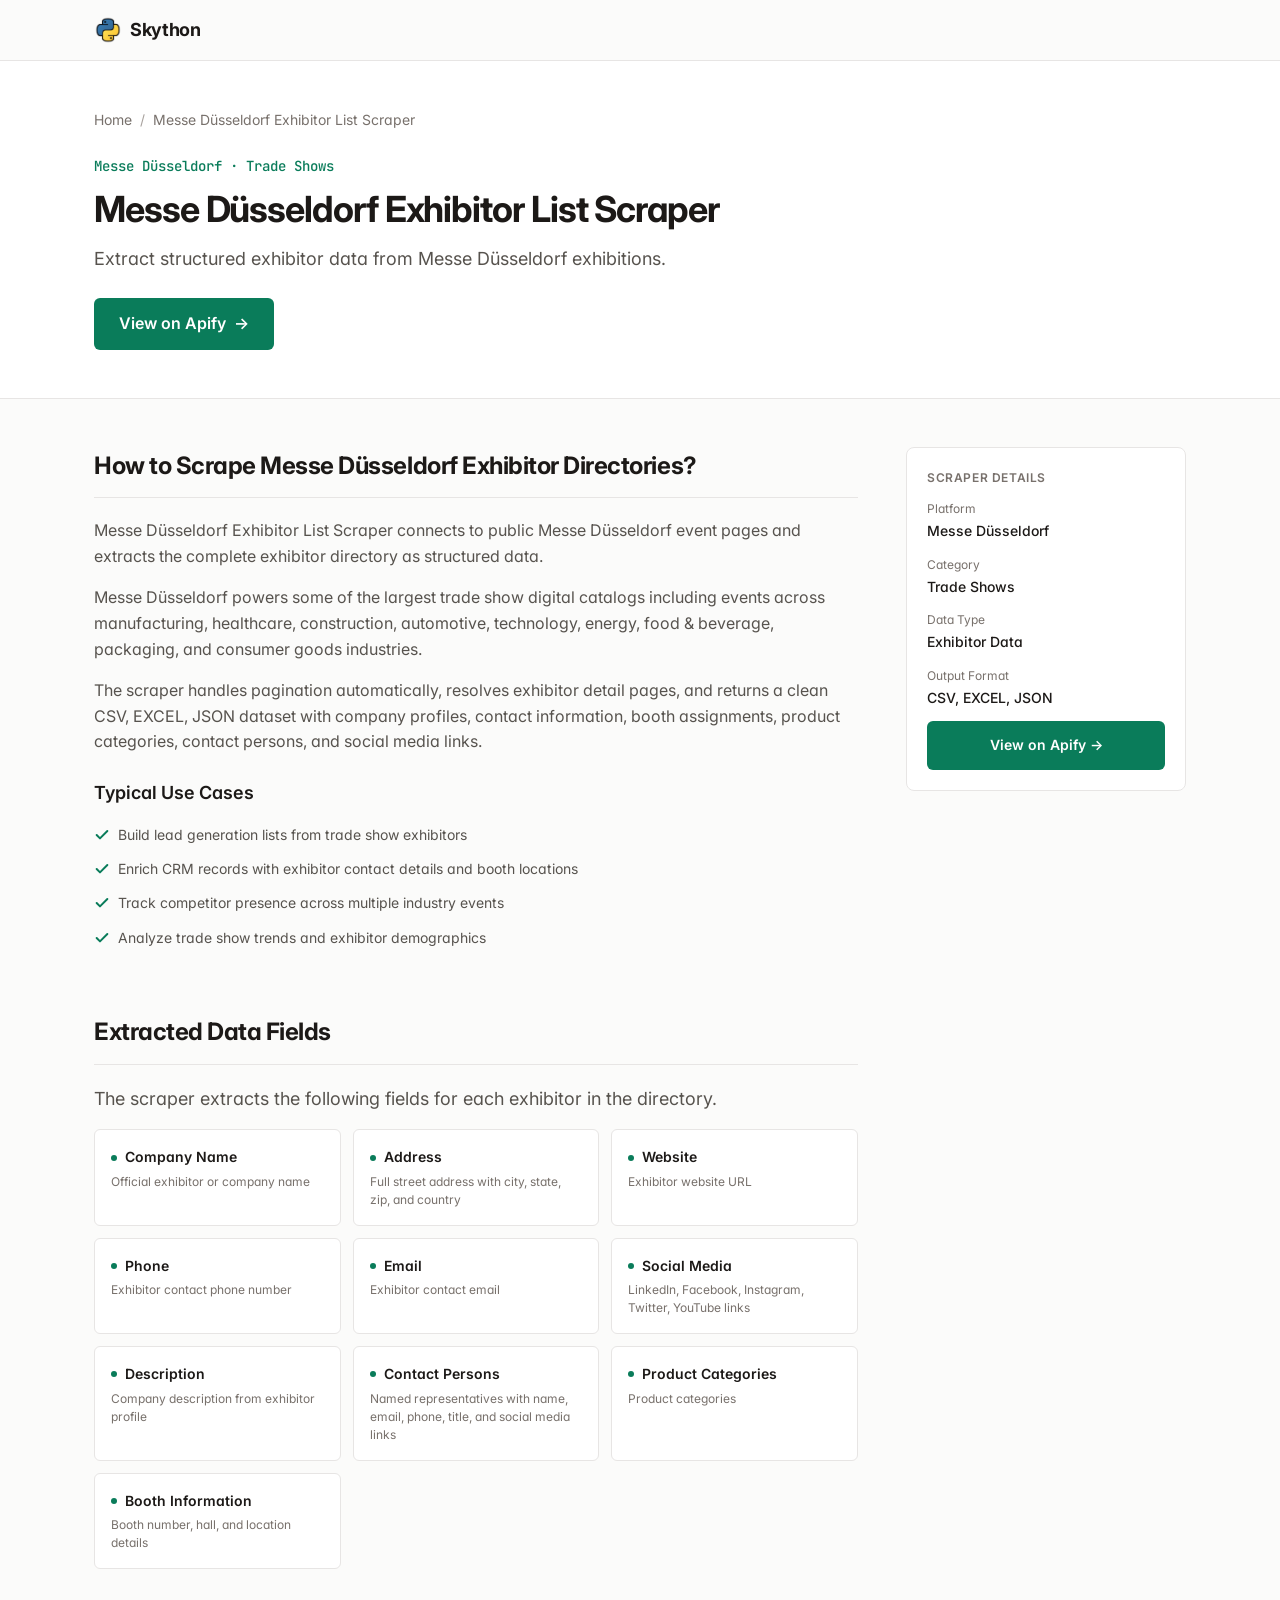
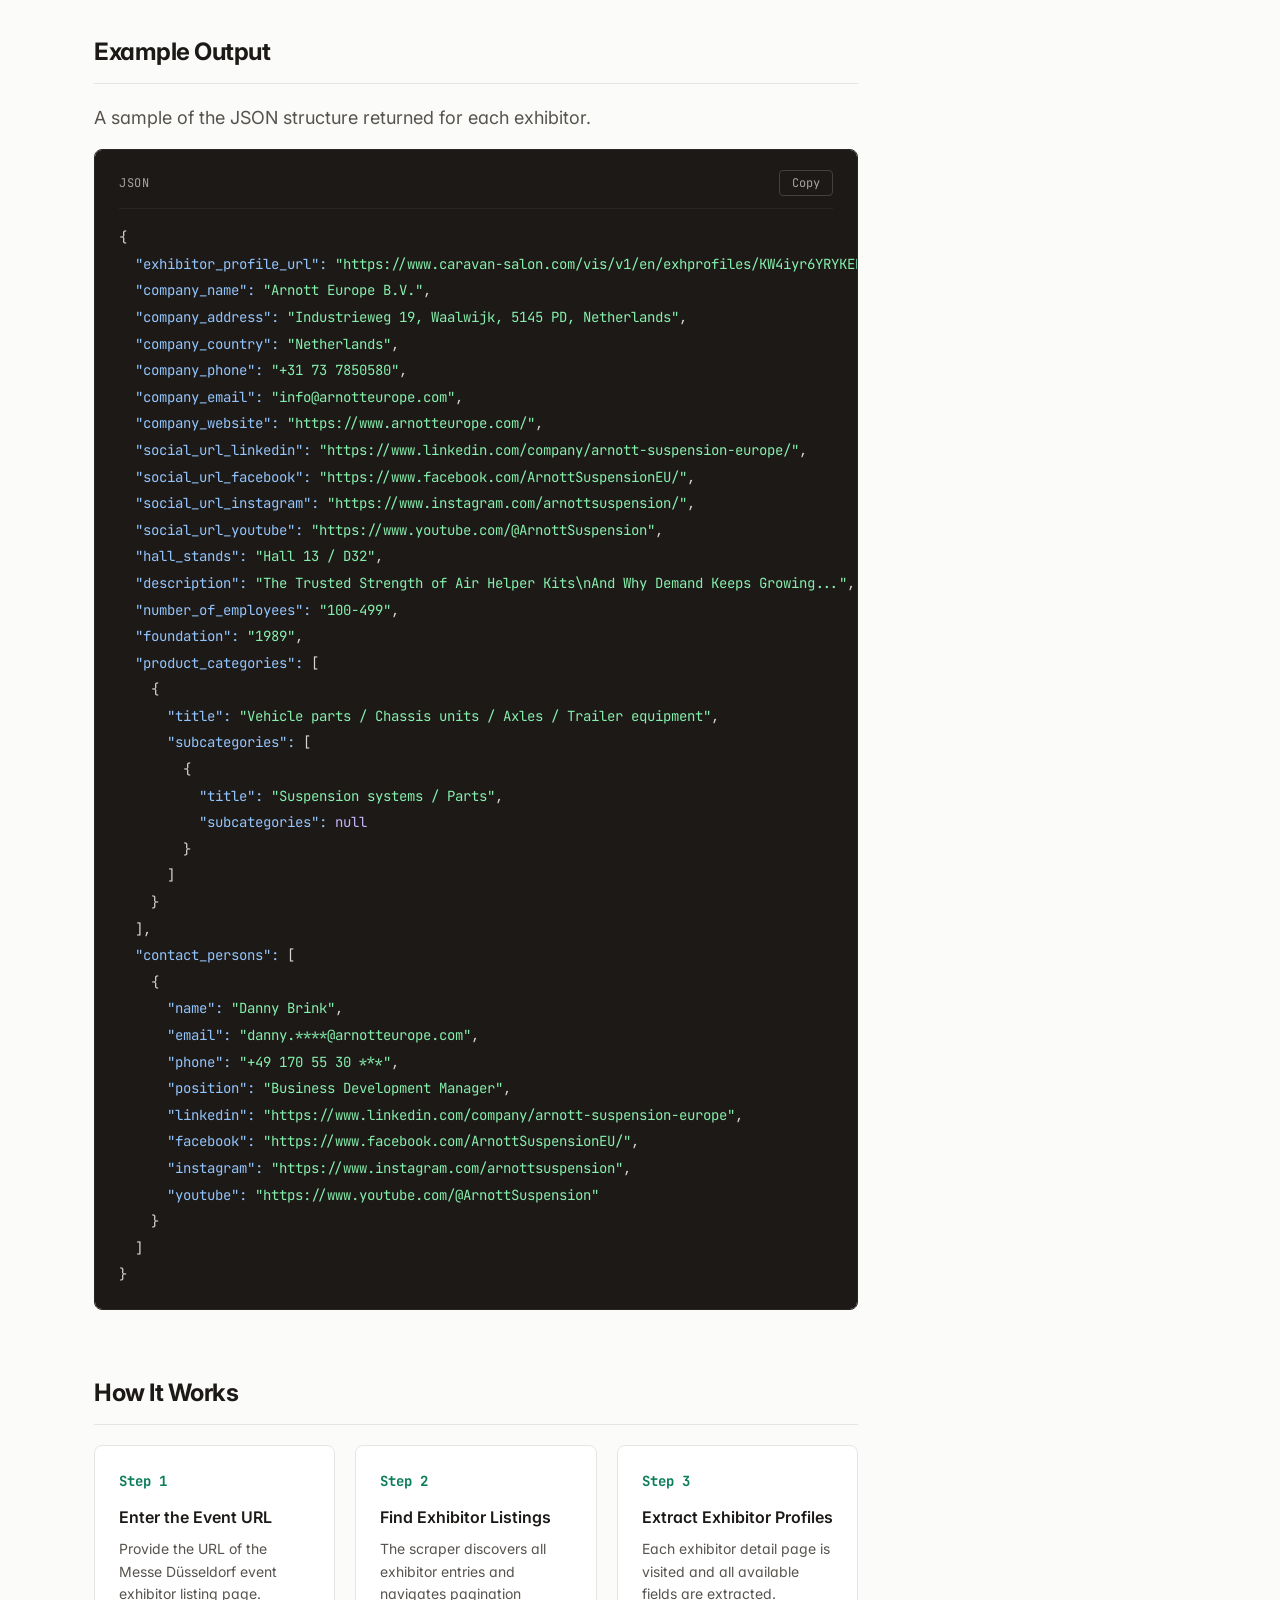
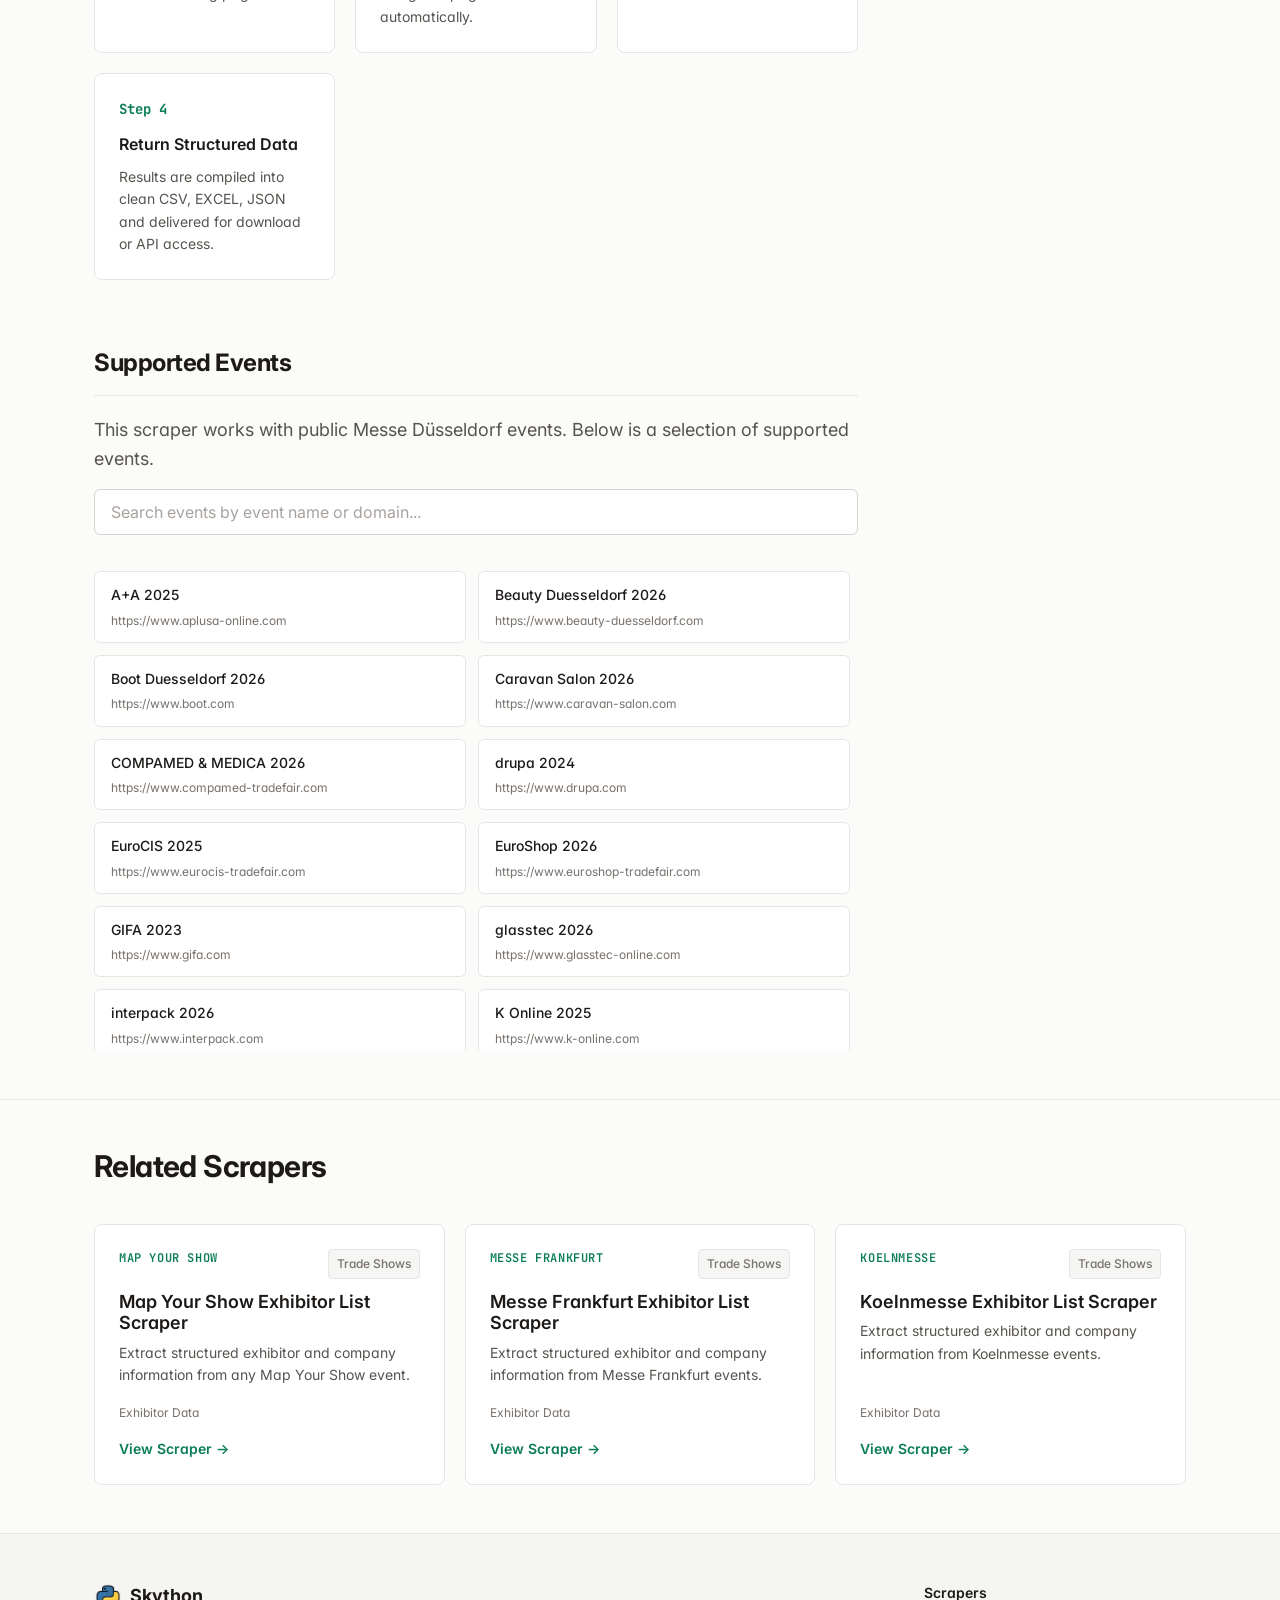
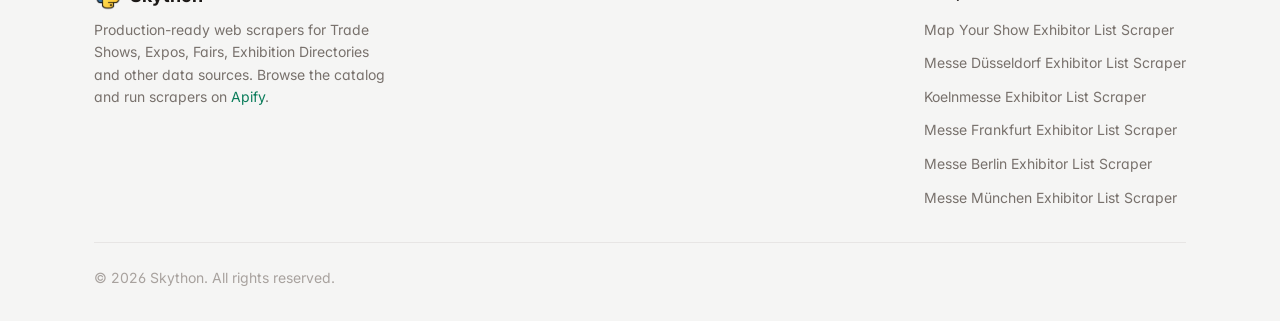
<file: blog-messe-duesseldorf-exhibitor-list-scraper.html>
<!doctype html>
<html lang="en">
  <head>
    <meta charset="UTF-8" />
    <meta name="viewport" content="width=device-width, initial-scale=1.0" />
    <title>How to Scrape Messe Düsseldorf Exhibitor Lists (Download Exhibitor Data Automatically)</title>
    <meta name="description" content="Extract structured exhibitor data from Messe Düsseldorf events. Get company details, contact persons, booth info, product categories and more as clean CSV, Excel or JSON. No coding required." />
    <link rel="canonical" href="https://selimgokirmak.github.io/blog-messe-duesseldorf-exhibitor-list-scraper.html" />
    <link rel="shortcut icon" href="/images/skython-logo.png">

    <meta property="og:type" content="website" />
    <meta property="og:title" content="Messe Düsseldorf Exhibitor List Scraper — Skython" />
    <meta property="og:description" content="Extract structured exhibitor data from Map Messe Düsseldorf events. Get company details, contact persons, booth info, product categories and more as clean CSV, Excel or JSON. No coding required." />
    <meta property="og:url" content="https://selimgokirmak.github.io/blog-messe-duesseldorf-exhibitor-list-scraper.html" />

    <meta name="twitter:card" content="summary" />
    <meta name="twitter:title" content="Messe Düsseldorf Exhibitor List Scraper — Skython" />
    <meta name="twitter:description" content="Extract structured exhibitor data from Messe Düsseldorf events. Get company details, contact persons, booth info, product categories and more as clean CSV, Excel or JSON. No coding required." />

    <link rel="preconnect" href="https://fonts.googleapis.com" />
    <link rel="preconnect" href="https://fonts.gstatic.com" crossorigin />
    <link href="https://fonts.googleapis.com/css2?family=Inter:wght@400;500;600;700&family=JetBrains+Mono:wght@400;500&display=swap" rel="stylesheet" />
    <link rel="stylesheet" href="../css/style.css" />

    <script type="application/ld+json">
    {
      "@context": "https://schema.org",
      "@type": "SoftwareApplication",
      "name": "Messe Düsseldorf Exhibitor List Scraper",
      "applicationCategory": "BusinessApplication",
      "operatingSystem": "Web",
      "description": "Extract structured exhibitor data from Messe Düsseldorf events. Get company details, contact persons, booth info, product categories and more as clean CSV, Excel or JSON. No coding required.",
      "url": "https://selimgokirmak.github.io/blog-messe-duesseldorf-exhibitor-list-scraper.html"
    }
    </script>
  </head>
  <body data-slug="messe-duesseldorf-exhibitor-list-scraper">
    <header class="site-header">
      <div class="container">
        <div class="site-header__inner">
          <a href="/" class="logo">
            <span class="logo__mark"><img src="/images/skython-logo.png" alt=""></span>
            Skython
          </a>
        </div>
      </div>
    </header>

    <!-- Detail Hero -->
    <section class="detail-hero">
      <div class="container">
        <nav class="breadcrumb">
          <a href="/">Home</a>
          <span class="breadcrumb__sep">/</span>
          <span>Messe Düsseldorf Exhibitor List Scraper</span>
        </nav>
        <p class="detail-hero__label">Messe Düsseldorf &middot; Trade Shows</p>
        <h1 class="detail-hero__title">Messe Düsseldorf Exhibitor List Scraper</h1>
        <p class="detail-hero__desc">Extract structured exhibitor data from Messe Düsseldorf exhibitions.</p>
        <div class="detail-hero__actions" id="heroActions">
          <a href="https://apify.com/skython/messe-duesseldorf-exhibitor-list-scraper" target="_blank" rel="noopener" class="btn btn--primary btn--lg">View on Apify <span class="btn__arrow">&rarr;</span></a>
        </div>
      </div>
    </section>

    <!-- Detail Body -->
    <div class="container">
      <div class="detail-body">
        <main class="detail-content">
          <!-- Overview -->
          <section class="detail-section" id="overview">
            <h2 class="detail-section__title">How to Scrape Messe Düsseldorf Exhibitor Directories?</h2>
            <div id="overviewContent">
              <p>
                Messe Düsseldorf Exhibitor List Scraper connects to public Messe Düsseldorf event pages and extracts the complete exhibitor directory as structured data.
              </p>
              <p>
                Messe Düsseldorf powers some of the largest trade show digital catalogs including events across manufacturing, healthcare, construction, automotive, technology, energy, food & beverage, packaging, and consumer goods industries.
              </p>
              <p>
                The scraper handles pagination automatically, resolves exhibitor detail pages, and returns a clean CSV, EXCEL, JSON dataset with company profiles, contact information, booth assignments, product categories, contact persons, and social media links.
              </p>
            </div>
            <h3 style="font-size:var(--font-size-lg);font-weight:var(--font-weight-semibold);margin:var(--space-6) 0 var(--space-4);">Typical Use Cases</h3>
            <div id="useCasesList" class="pricing-card__features" style="max-width:600px;">
              <li class="pricing-feature">Build lead generation lists from trade show exhibitors</li>
              <li class="pricing-feature">Enrich CRM records with exhibitor contact details and booth locations</li>
              <li class="pricing-feature">Track competitor presence across multiple industry events</li>
              <li class="pricing-feature">Analyze trade show trends and exhibitor demographics</li>
            </div>
          </section>

          <!-- Extracted Data -->
          <section class="detail-section" id="extracted-data">
            <h2 class="detail-section__title">Extracted Data Fields</h2>
            <p class="detail-section__lead">The scraper extracts the following fields for each exhibitor in the directory.</p>
            <div class="field-grid" id="fieldGrid">
              <div class="field-card">
                <div class="field-card__name">
                  <span class="field-card__dot"></span>
                  Company Name
                </div>
                <div class="field-card__desc">Official exhibitor or company name</div>
              </div>
              <div class="field-card">
                <div class="field-card__name">
                  <span class="field-card__dot"></span>
                  Address
                </div>
                <div class="field-card__desc">Full street address with city, state, zip, and country</div>
              </div>
              <div class="field-card">
                <div class="field-card__name">
                  <span class="field-card__dot"></span>
                  Website
                </div>
                <div class="field-card__desc">Exhibitor website URL</div>
              </div>
              <div class="field-card">
                <div class="field-card__name">
                  <span class="field-card__dot"></span>
                  Phone
                </div>
                <div class="field-card__desc">Exhibitor contact phone number</div>
              </div>
              <div class="field-card">
                <div class="field-card__name">
                  <span class="field-card__dot"></span>
                  Email
                </div>
                <div class="field-card__desc">Exhibitor contact email</div>
              </div>
              <div class="field-card">
                <div class="field-card__name">
                  <span class="field-card__dot"></span>
                  Social Media
                </div>
                <div class="field-card__desc">LinkedIn, Facebook, Instagram, Twitter, YouTube links</div>
              </div>
              <div class="field-card">
                <div class="field-card__name">
                  <span class="field-card__dot"></span>
                  Description
                </div>
                <div class="field-card__desc">Company description from exhibitor profile</div>
              </div>
              <div class="field-card">
                <div class="field-card__name">
                  <span class="field-card__dot"></span>
                  Contact Persons
                </div>
                <div class="field-card__desc">Named representatives with name, email, phone, title, and social media links</div>
              </div>
              <div class="field-card">
                <div class="field-card__name">
                  <span class="field-card__dot"></span>
                  Product Categories
                </div>
                <div class="field-card__desc">Product categories</div>
              </div>
              <div class="field-card">
                <div class="field-card__name">
                  <span class="field-card__dot"></span>
                  Booth Information
                </div>
                <div class="field-card__desc">Booth number, hall, and location details</div>
              </div>
            </div>
          </section>

          <!-- Example Output -->
          <section class="detail-section" id="example-output">
            <h2 class="detail-section__title">Example Output</h2>
            <p class="detail-section__lead">A sample of the JSON structure returned for each exhibitor.</p>
            <div class="code-block">
              <div class="code-block__header">
                <span class="code-block__label">JSON</span>
                <button class="code-block__copy" id="copyCode">Copy</button>
              </div>
              <pre><code id="exampleCode"></code></pre>
            </div>
          </section>

          <!-- How It Works -->
          <section class="detail-section" id="how-it-works">
            <h2 class="detail-section__title">How It Works</h2>
            <div class="steps" id="stepsContainer">
              <div class="step">
                <div class="step__number">Step 1</div>
                <h3 class="step__title">Enter the Event URL</h3>
                <p class="step__desc">Provide the URL of the Messe Düsseldorf event exhibitor listing page.</p>
              </div>
              <div class="step">
                <div class="step__number">Step 2</div>
                <h3 class="step__title">Find Exhibitor Listings</h3>
                <p class="step__desc">The scraper discovers all exhibitor entries and navigates pagination automatically.</p>
              </div>
              <div class="step">
                <div class="step__number">Step 3</div>
                <h3 class="step__title">Extract Exhibitor Profiles</h3>
                <p class="step__desc">Each exhibitor detail page is visited and all available fields are extracted.</p>
              </div>
              <div class="step">
                <div class="step__number">Step 4</div>
                <h3 class="step__title">Return Structured Data</h3>
                <p class="step__desc">Results are compiled into clean CSV, EXCEL, JSON and delivered for download or API access.</p>
              </div>
            </div>
          </section>

          <!-- Supported Events -->
          <section class="detail-section" id="supported-events">
            <h2 class="detail-section__title">Supported Events</h2>
            <p class="detail-section__lead">This scraper works with public Messe Düsseldorf events. Below is a selection of supported events.</p>
            <div class="events-search">
              <input type="text" class="search-input" id="eventsSearch" placeholder="Search events by event name or domain..." autocomplete="off" />
            </div>
            <div class="events-list" id="eventsList"></div>
          </section>

        </main>

        <!-- Sidebar -->
        <aside class="detail-sidebar">
          <div class="sidebar-card">
            <div class="sidebar-card__title">Scraper Details</div>
            <dl>
              <div><dt>Platform</dt><dd>Messe Düsseldorf</dd></div>
              <div><dt>Category</dt><dd>Trade Shows</dd></div>
              <div><dt>Data Type</dt><dd>Exhibitor Data</dd></div>
              <div><dt>Output Format</dt><dd>CSV, EXCEL, JSON</dd></div>
            </dl>
            <a href="https://apify.com/skython/messe-duesseldorf-exhibitor-list-scraper" id="sidebarApifyUrl" target="_blank" rel="noopener" class="btn btn--primary">View on Apify &rarr;</a>
          </div>
        </aside>
      </div>
    </div>

    <!-- Related Scrapers -->
    <section class="related-section">
      <div class="container">
        <div class="section-heading">
          <h2 class="section-heading__title">Related Scrapers</h2>
        </div>
        <div class="scraper-grid" id="relatedGrid"></div>
      </div>
    </section>

    <!-- Footer -->
    <footer class="site-footer">
      <div class="container">
        <div class="site-footer__inner">
          <div class="site-footer__brand">
            <div class="site-footer__logo">
              <span class="logo__mark"><img src="/images/skython-logo.png" alt=""></span>
              Skython
            </div>
            <p class="site-footer__desc">Production-ready web scrapers for Trade Shows, Expos, Fairs, Exhibition Directories and other data sources. Browse the catalog and run scrapers on <a href="https://apify.com/skython" target="_blank">Apify</a>.</p>
          </div>
          <div class="site-footer__links">
            <div class="footer-col">
              <h4>Scrapers</h4>
              <ul id="footerScraperList"></ul>
            </div>
          </div>
        </div>
        <div class="site-footer__bottom">
          <span>&copy; 2026 Skython. All rights reserved.</span>
        </div>
      </div>
    </footer>

    <script src="../data/scrapers.js"></script>
    <script src="../js/scraper-detail.js"></script>
  </body>
</html>
</file>
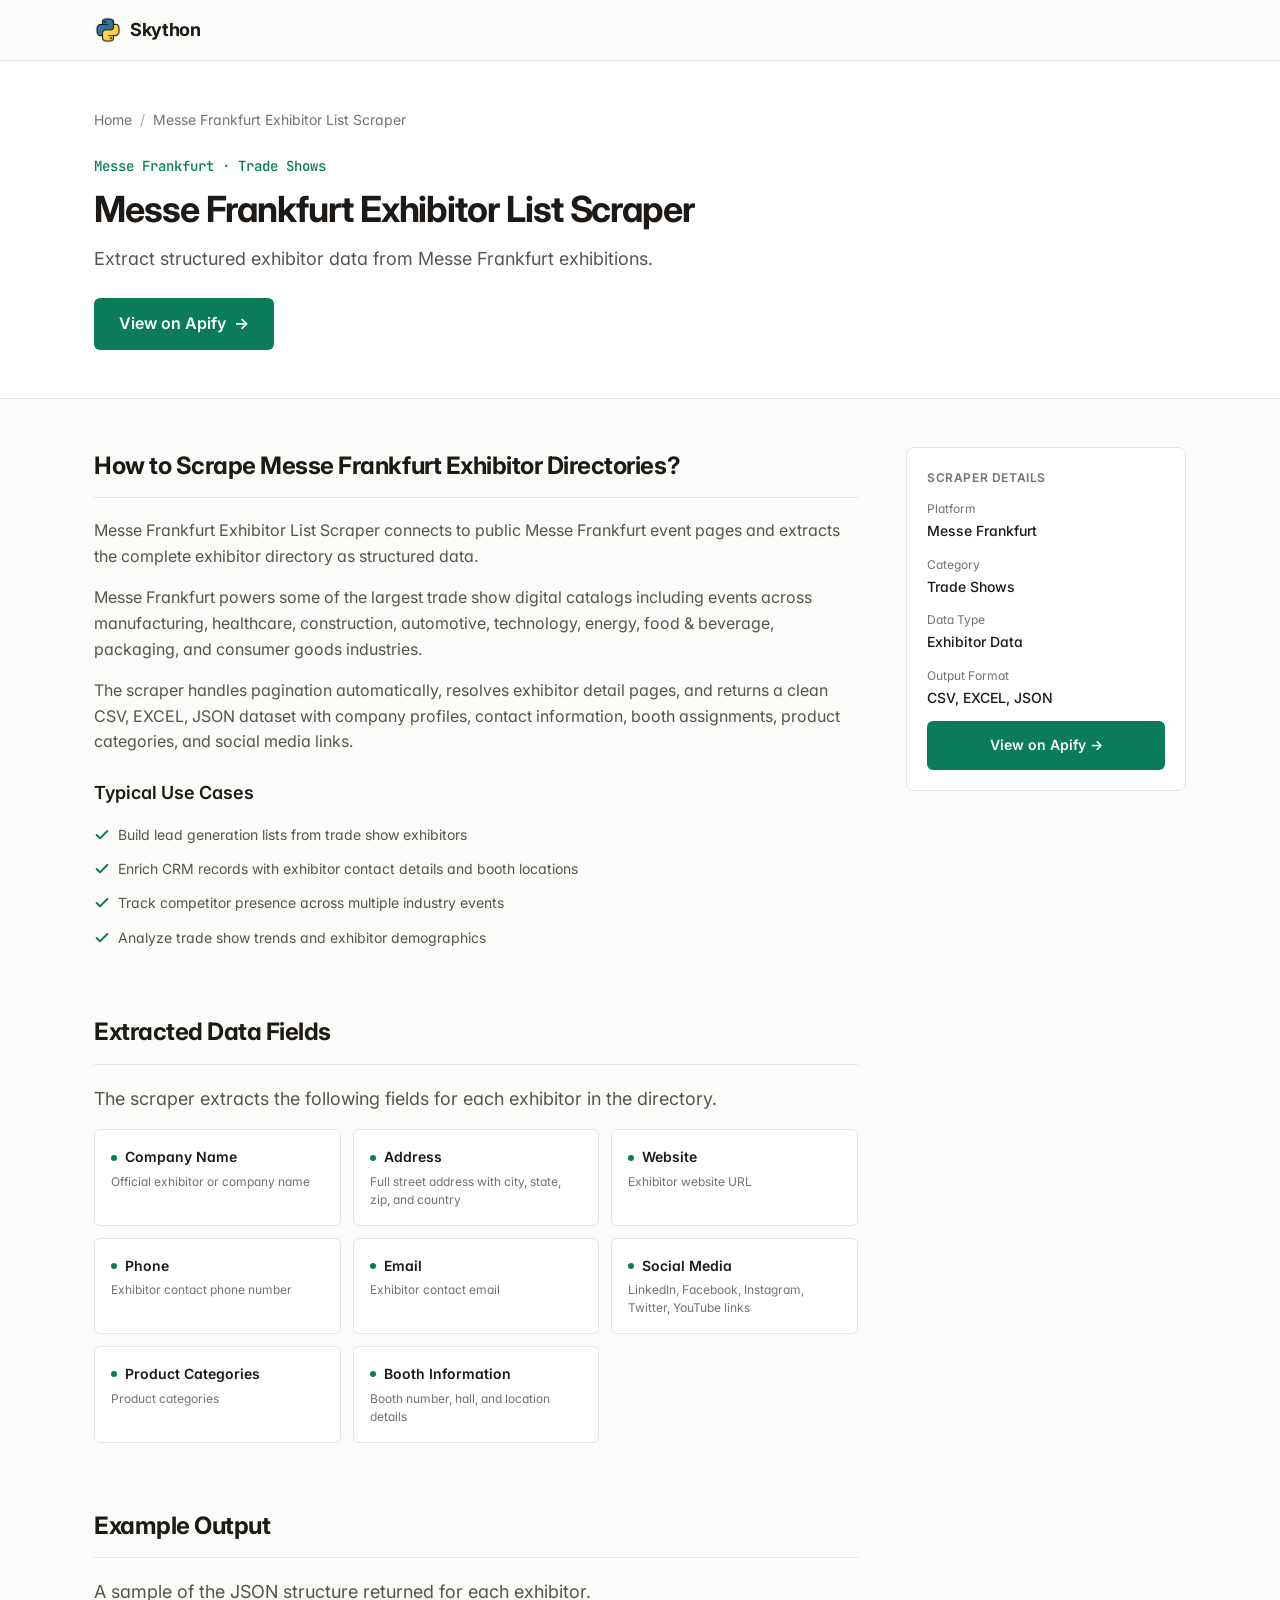
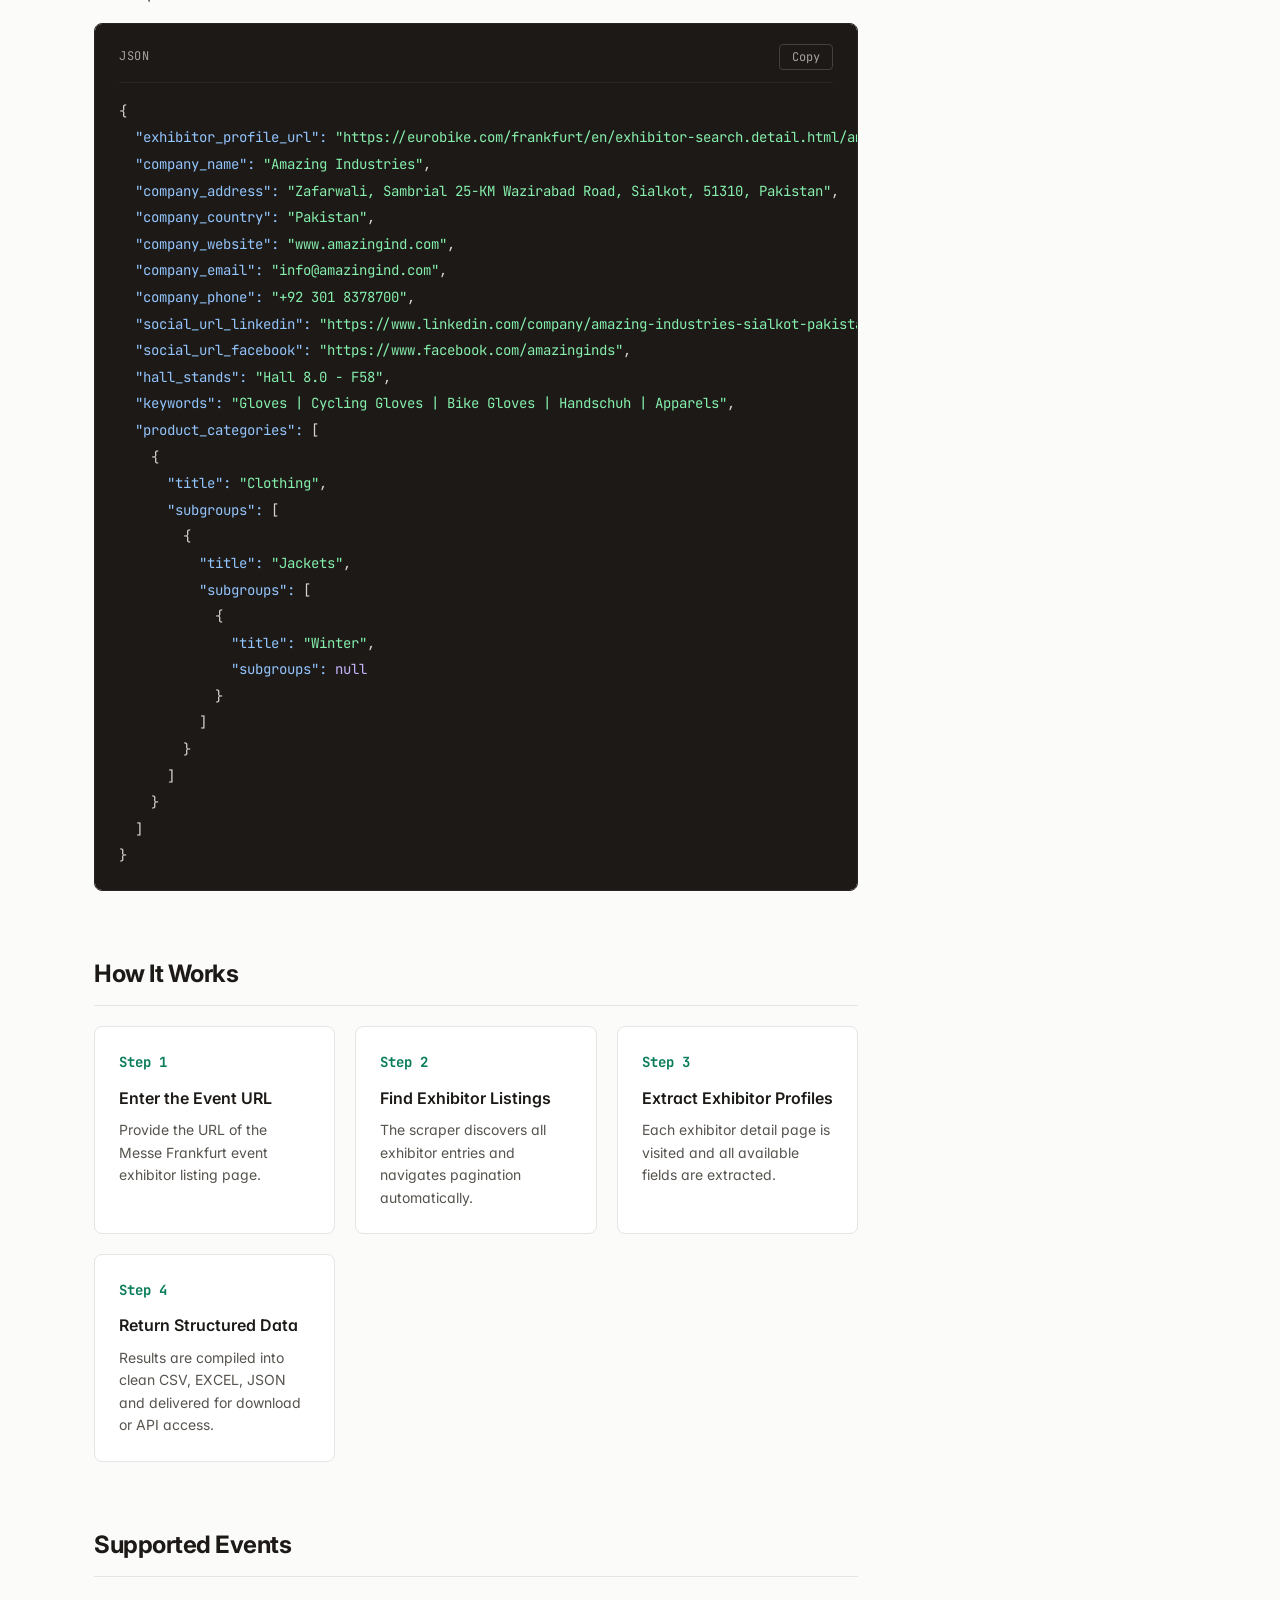
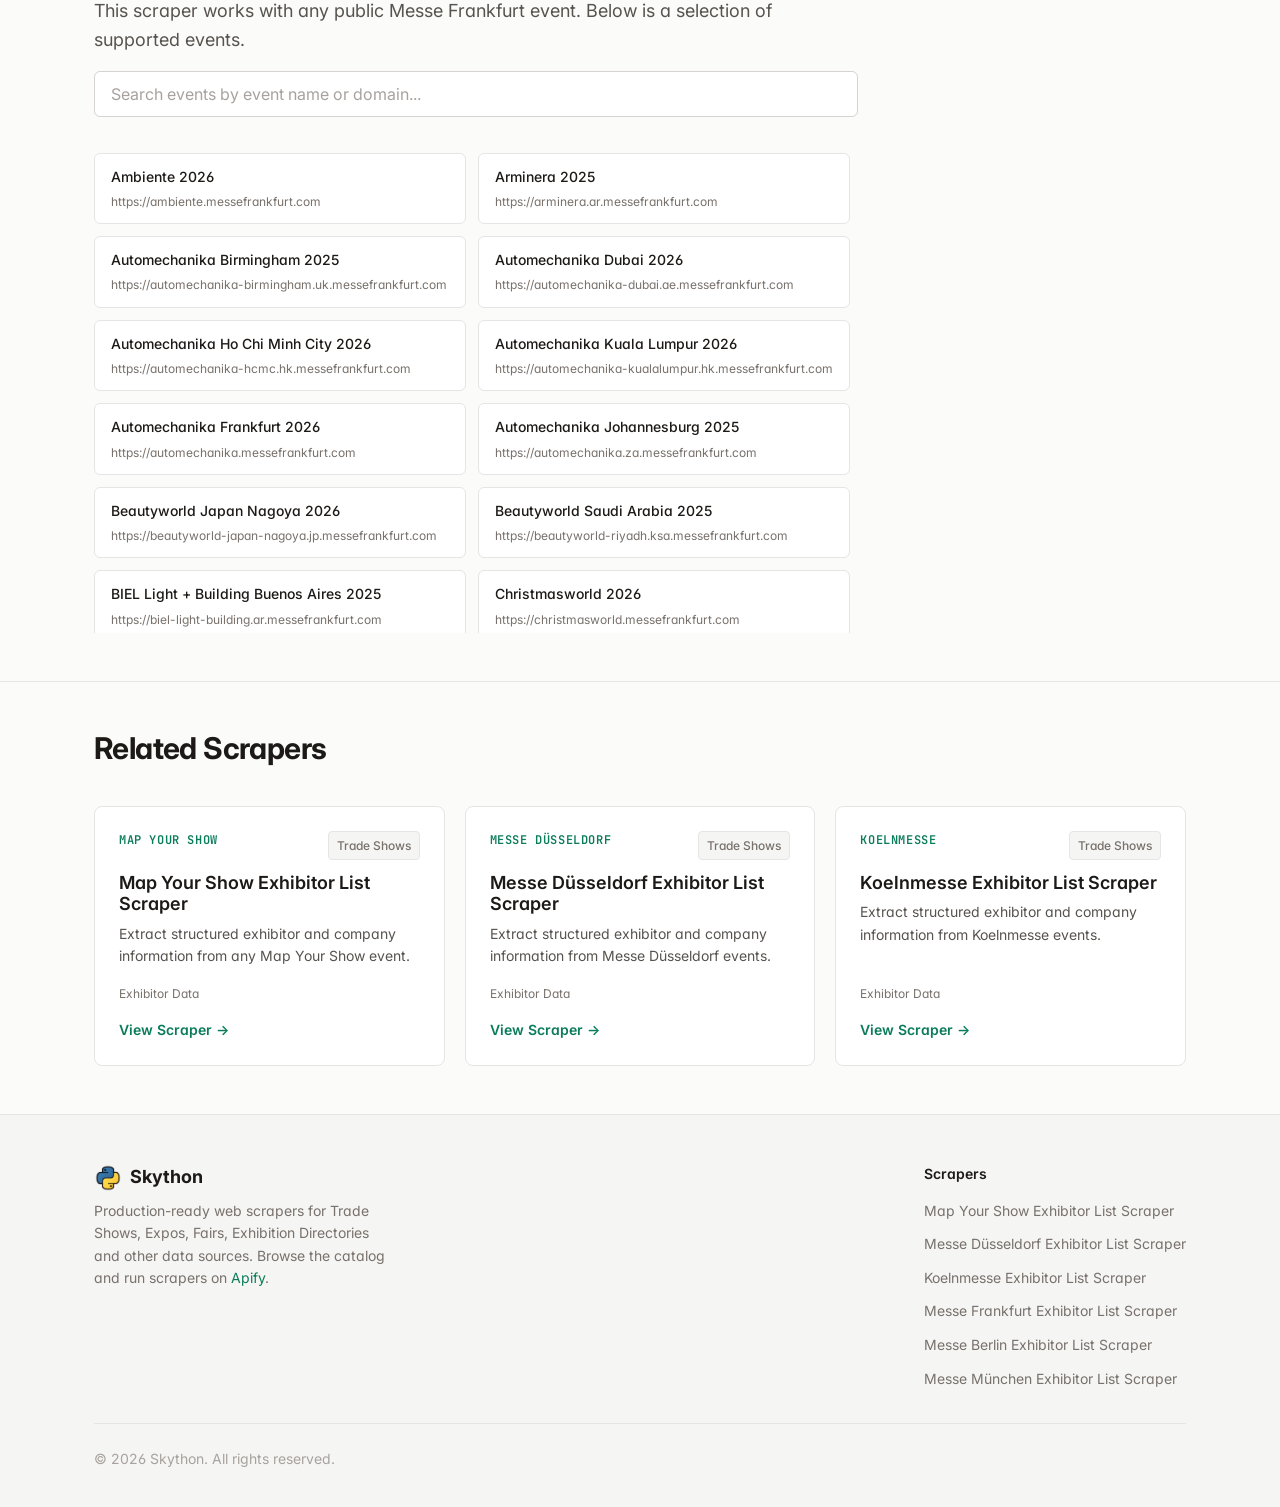
<file: blog-messe-frankfurt-exhibitor-list-scraper.html>
<!doctype html>
<html lang="en">
  <head>
    <meta charset="UTF-8" />
    <meta name="viewport" content="width=device-width, initial-scale=1.0" />
    <title>How to Scrape Messe Frankfurt Exhibitor Lists (Download Exhibitor Data Automatically)</title>
    <meta name="description" content="Extract structured exhibitor data from Messe Frankfurt events. Get company details, booth info, product categories and more as clean CSV, Excel or JSON. No coding required." />
    <link rel="canonical" href="https://selimgokirmak.github.io/blog-messe-frankfurt-exhibitor-list-scraper.html" />
    <link rel="shortcut icon" href="/images/skython-logo.png">

    <meta property="og:type" content="website" />
    <meta property="og:title" content="Messe Frankfurt Exhibitor List Scraper — Skython" />
    <meta property="og:description" content="Extract structured exhibitor data from Messe Frankfurt events. Get company details, booth info, product categories and more as clean CSV, Excel or JSON. No coding required." />
    <meta property="og:url" content="https://selimgokirmak.github.io/blog-messe-frankfurt-exhibitor-list-scraper.html" />

    <meta name="twitter:card" content="summary" />
    <meta name="twitter:title" content="Messe Frankfurt Exhibitor List Scraper — Skython" />
    <meta name="twitter:description" content="Extract structured exhibitor data from Messe Frankfurt events. Get company details, booth info, product categories and more as clean CSV, Excel or JSON. No coding required." />

    <link rel="preconnect" href="https://fonts.googleapis.com" />
    <link rel="preconnect" href="https://fonts.gstatic.com" crossorigin />
    <link href="https://fonts.googleapis.com/css2?family=Inter:wght@400;500;600;700&family=JetBrains+Mono:wght@400;500&display=swap" rel="stylesheet" />
    <link rel="stylesheet" href="../css/style.css" />

    <script type="application/ld+json">
    {
      "@context": "https://schema.org",
      "@type": "SoftwareApplication",
      "name": "Messe Frankfurt Exhibitor List Scraper",
      "applicationCategory": "BusinessApplication",
      "operatingSystem": "Web",
      "description": "Extract structured exhibitor data from Messe Frankfurt events. Get company details, booth info, product categories and more as clean CSV, Excel or JSON. No coding required.",
      "url": "https://selimgokirmak.github.io/blog-messe-frankfurt-exhibitor-list-scraper.html"
    }
    </script>
  </head>
  <body data-slug="messe-frankfurt-exhibitor-list-scraper">
    <header class="site-header">
      <div class="container">
        <div class="site-header__inner">
          <a href="/" class="logo">
            <span class="logo__mark"><img src="/images/skython-logo.png" alt=""></span>
            Skython
          </a>
        </div>
      </div>
    </header>

    <!-- Detail Hero -->
    <section class="detail-hero">
      <div class="container">
        <nav class="breadcrumb">
          <a href="/">Home</a>
          <span class="breadcrumb__sep">/</span>
          <span>Messe Frankfurt Exhibitor List Scraper</span>
        </nav>
        <p class="detail-hero__label">Messe Frankfurt &middot; Trade Shows</p>
        <h1 class="detail-hero__title">Messe Frankfurt Exhibitor List Scraper</h1>
        <p class="detail-hero__desc">Extract structured exhibitor data from Messe Frankfurt exhibitions.</p>
        <div class="detail-hero__actions" id="heroActions">
          <a href="https://apify.com/skython/messe-frankfurt-exhibitor-list-scraper" target="_blank" rel="noopener" class="btn btn--primary btn--lg">View on Apify <span class="btn__arrow">&rarr;</span></a>
        </div>
      </div>
    </section>

    <!-- Detail Body -->
    <div class="container">
      <div class="detail-body">
        <main class="detail-content">
          <!-- Overview -->
          <section class="detail-section" id="overview">
            <h2 class="detail-section__title">How to Scrape Messe Frankfurt Exhibitor Directories?</h2>
            <div id="overviewContent">
              <p>
                Messe Frankfurt Exhibitor List Scraper connects to public Messe Frankfurt event pages and extracts the complete exhibitor directory as structured data.
              </p>
              <p>
                Messe Frankfurt powers some of the largest trade show digital catalogs including events across manufacturing, healthcare, construction, automotive, technology, energy, food & beverage, packaging, and consumer goods industries.
              </p>
              <p>
                The scraper handles pagination automatically, resolves exhibitor detail pages, and returns a clean CSV, EXCEL, JSON dataset with company profiles, contact information, booth assignments, product categories, and social media links.
              </p>
            </div>
            <h3 style="font-size:var(--font-size-lg);font-weight:var(--font-weight-semibold);margin:var(--space-6) 0 var(--space-4);">Typical Use Cases</h3>
            <div id="useCasesList" class="pricing-card__features" style="max-width:600px;">
              <li class="pricing-feature">Build lead generation lists from trade show exhibitors</li>
              <li class="pricing-feature">Enrich CRM records with exhibitor contact details and booth locations</li>
              <li class="pricing-feature">Track competitor presence across multiple industry events</li>
              <li class="pricing-feature">Analyze trade show trends and exhibitor demographics</li>
            </div>
          </section>

          <!-- Extracted Data -->
          <section class="detail-section" id="extracted-data">
            <h2 class="detail-section__title">Extracted Data Fields</h2>
            <p class="detail-section__lead">The scraper extracts the following fields for each exhibitor in the directory.</p>
            <div class="field-grid" id="fieldGrid">
              <div class="field-card">
                <div class="field-card__name">
                  <span class="field-card__dot"></span>
                  Company Name
                </div>
                <div class="field-card__desc">Official exhibitor or company name</div>
              </div>
              <div class="field-card">
                <div class="field-card__name">
                  <span class="field-card__dot"></span>
                  Address
                </div>
                <div class="field-card__desc">Full street address with city, state, zip, and country</div>
              </div>
              <div class="field-card">
                <div class="field-card__name">
                  <span class="field-card__dot"></span>
                  Website
                </div>
                <div class="field-card__desc">Exhibitor website URL</div>
              </div>
              <div class="field-card">
                <div class="field-card__name">
                  <span class="field-card__dot"></span>
                  Phone
                </div>
                <div class="field-card__desc">Exhibitor contact phone number</div>
              </div>
              <div class="field-card">
                <div class="field-card__name">
                  <span class="field-card__dot"></span>
                  Email
                </div>
                <div class="field-card__desc">Exhibitor contact email</div>
              </div>
              <div class="field-card">
                <div class="field-card__name">
                  <span class="field-card__dot"></span>
                  Social Media
                </div>
                <div class="field-card__desc">LinkedIn, Facebook, Instagram, Twitter, YouTube links</div>
              </div>
              <div class="field-card">
                <div class="field-card__name">
                  <span class="field-card__dot"></span>
                  Product Categories
                </div>
                <div class="field-card__desc">Product categories</div>
              </div>
              <div class="field-card">
                <div class="field-card__name">
                  <span class="field-card__dot"></span>
                  Booth Information
                </div>
                <div class="field-card__desc">Booth number, hall, and location details</div>
              </div>
            </div>
          </section>

          <!-- Example Output -->
          <section class="detail-section" id="example-output">
            <h2 class="detail-section__title">Example Output</h2>
            <p class="detail-section__lead">A sample of the JSON structure returned for each exhibitor.</p>
            <div class="code-block">
              <div class="code-block__header">
                <span class="code-block__label">JSON</span>
                <button class="code-block__copy" id="copyCode">Copy</button>
              </div>
              <pre><code id="exampleCode"></code></pre>
            </div>
          </section>

          <!-- How It Works -->
          <section class="detail-section" id="how-it-works">
            <h2 class="detail-section__title">How It Works</h2>
            <div class="steps" id="stepsContainer">
              <div class="step">
                <div class="step__number">Step 1</div>
                <h3 class="step__title">Enter the Event URL</h3>
                <p class="step__desc">Provide the URL of the Messe Frankfurt event exhibitor listing page.</p>
              </div>
              <div class="step">
                <div class="step__number">Step 2</div>
                <h3 class="step__title">Find Exhibitor Listings</h3>
                <p class="step__desc">The scraper discovers all exhibitor entries and navigates pagination automatically.</p>
              </div>
              <div class="step">
                <div class="step__number">Step 3</div>
                <h3 class="step__title">Extract Exhibitor Profiles</h3>
                <p class="step__desc">Each exhibitor detail page is visited and all available fields are extracted.</p>
              </div>
              <div class="step">
                <div class="step__number">Step 4</div>
                <h3 class="step__title">Return Structured Data</h3>
                <p class="step__desc">Results are compiled into clean CSV, EXCEL, JSON and delivered for download or API access.</p>
              </div>
            </div>
          </section>

          <!-- Supported Events -->
          <section class="detail-section" id="supported-events">
            <h2 class="detail-section__title">Supported Events</h2>
            <p class="detail-section__lead">This scraper works with any public Messe Frankfurt event. Below is a selection of supported events.</p>
            <div class="events-search">
              <input type="text" class="search-input" id="eventsSearch" placeholder="Search events by event name or domain..." autocomplete="off" />
            </div>
            <div class="events-list" id="eventsList"></div>
          </section>

        </main>

        <!-- Sidebar -->
        <aside class="detail-sidebar">
          <div class="sidebar-card">
            <div class="sidebar-card__title">Scraper Details</div>
            <dl>
              <div><dt>Platform</dt><dd>Messe Frankfurt</dd></div>
              <div><dt>Category</dt><dd>Trade Shows</dd></div>
              <div><dt>Data Type</dt><dd>Exhibitor Data</dd></div>
              <div><dt>Output Format</dt><dd>CSV, EXCEL, JSON</dd></div>
            </dl>
            <a href="https://apify.com/skython/messe-frankfurt-exhibitor-list-scraper" id="sidebarApifyUrl" target="_blank" rel="noopener" class="btn btn--primary">View on Apify &rarr;</a>
          </div>
        </aside>
      </div>
    </div>

    <!-- Related Scrapers -->
    <section class="related-section">
      <div class="container">
        <div class="section-heading">
          <h2 class="section-heading__title">Related Scrapers</h2>
        </div>
        <div class="scraper-grid" id="relatedGrid"></div>
      </div>
    </section>

    <!-- Footer -->
    <footer class="site-footer">
      <div class="container">
        <div class="site-footer__inner">
          <div class="site-footer__brand">
            <div class="site-footer__logo">
              <span class="logo__mark"><img src="/images/skython-logo.png" alt=""></span>
              Skython
            </div>
            <p class="site-footer__desc">Production-ready web scrapers for Trade Shows, Expos, Fairs, Exhibition Directories and other data sources. Browse the catalog and run scrapers on <a href="https://apify.com/skython" target="_blank">Apify</a>.</p>
          </div>
          <div class="site-footer__links">
            <div class="footer-col">
              <h4>Scrapers</h4>
              <ul id="footerScraperList"></ul>
            </div>
          </div>
        </div>
        <div class="site-footer__bottom">
          <span>&copy; 2026 Skython. All rights reserved.</span>
        </div>
      </div>
    </footer>

    <script src="../data/scrapers.js"></script>
    <script src="../js/scraper-detail.js"></script>
  </body>
</html>
</file>
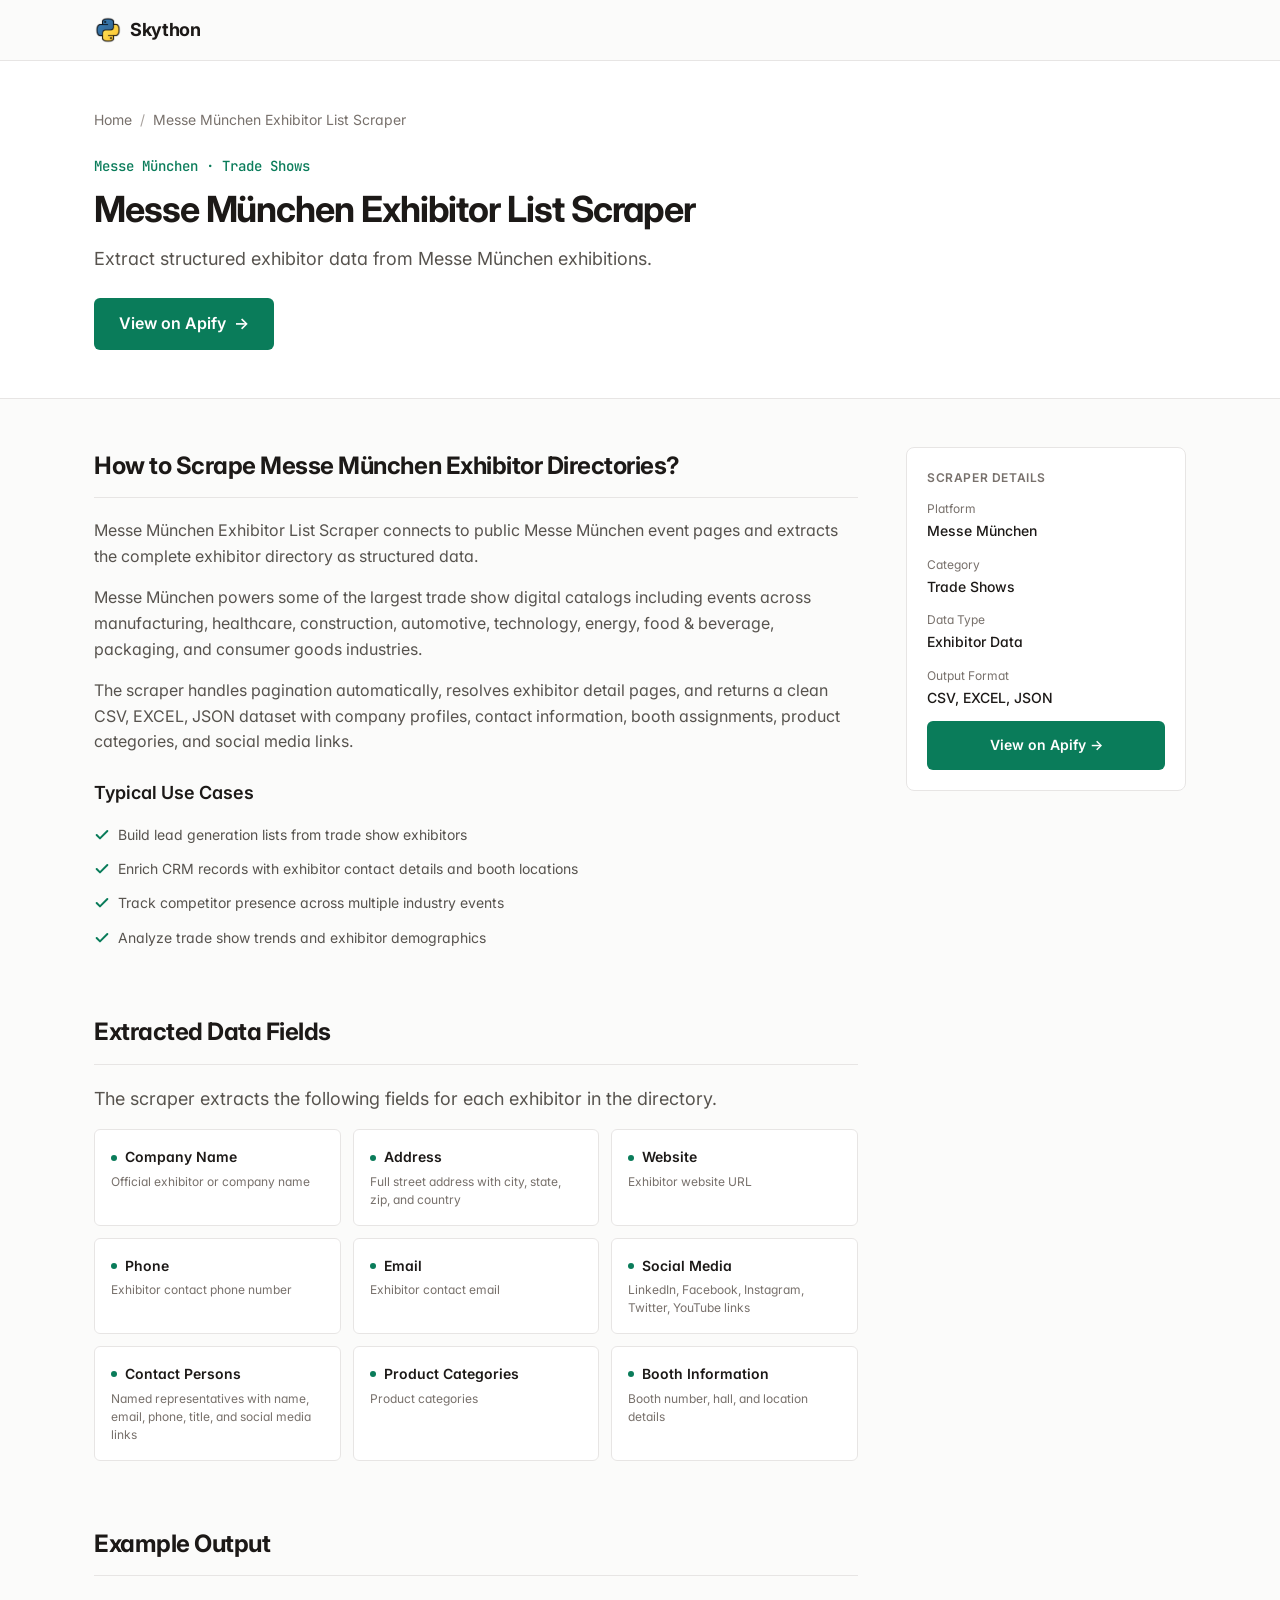
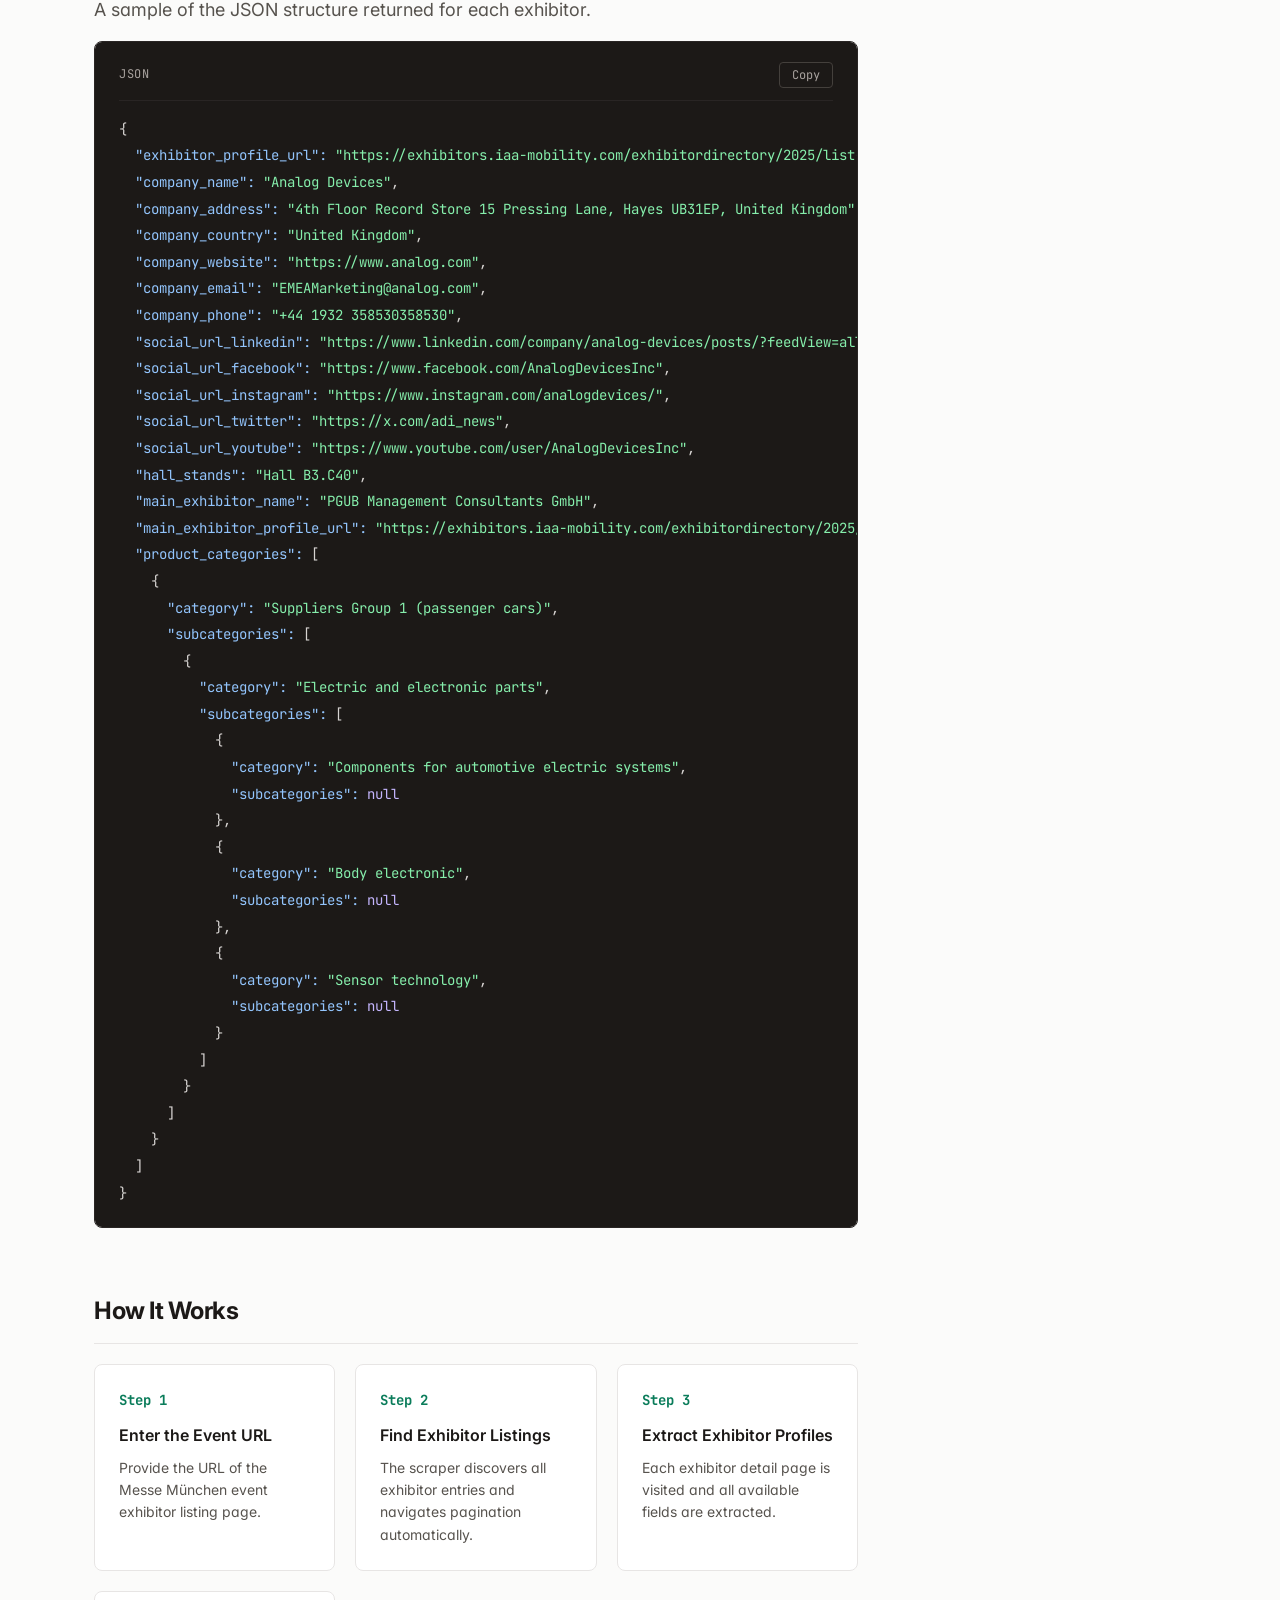
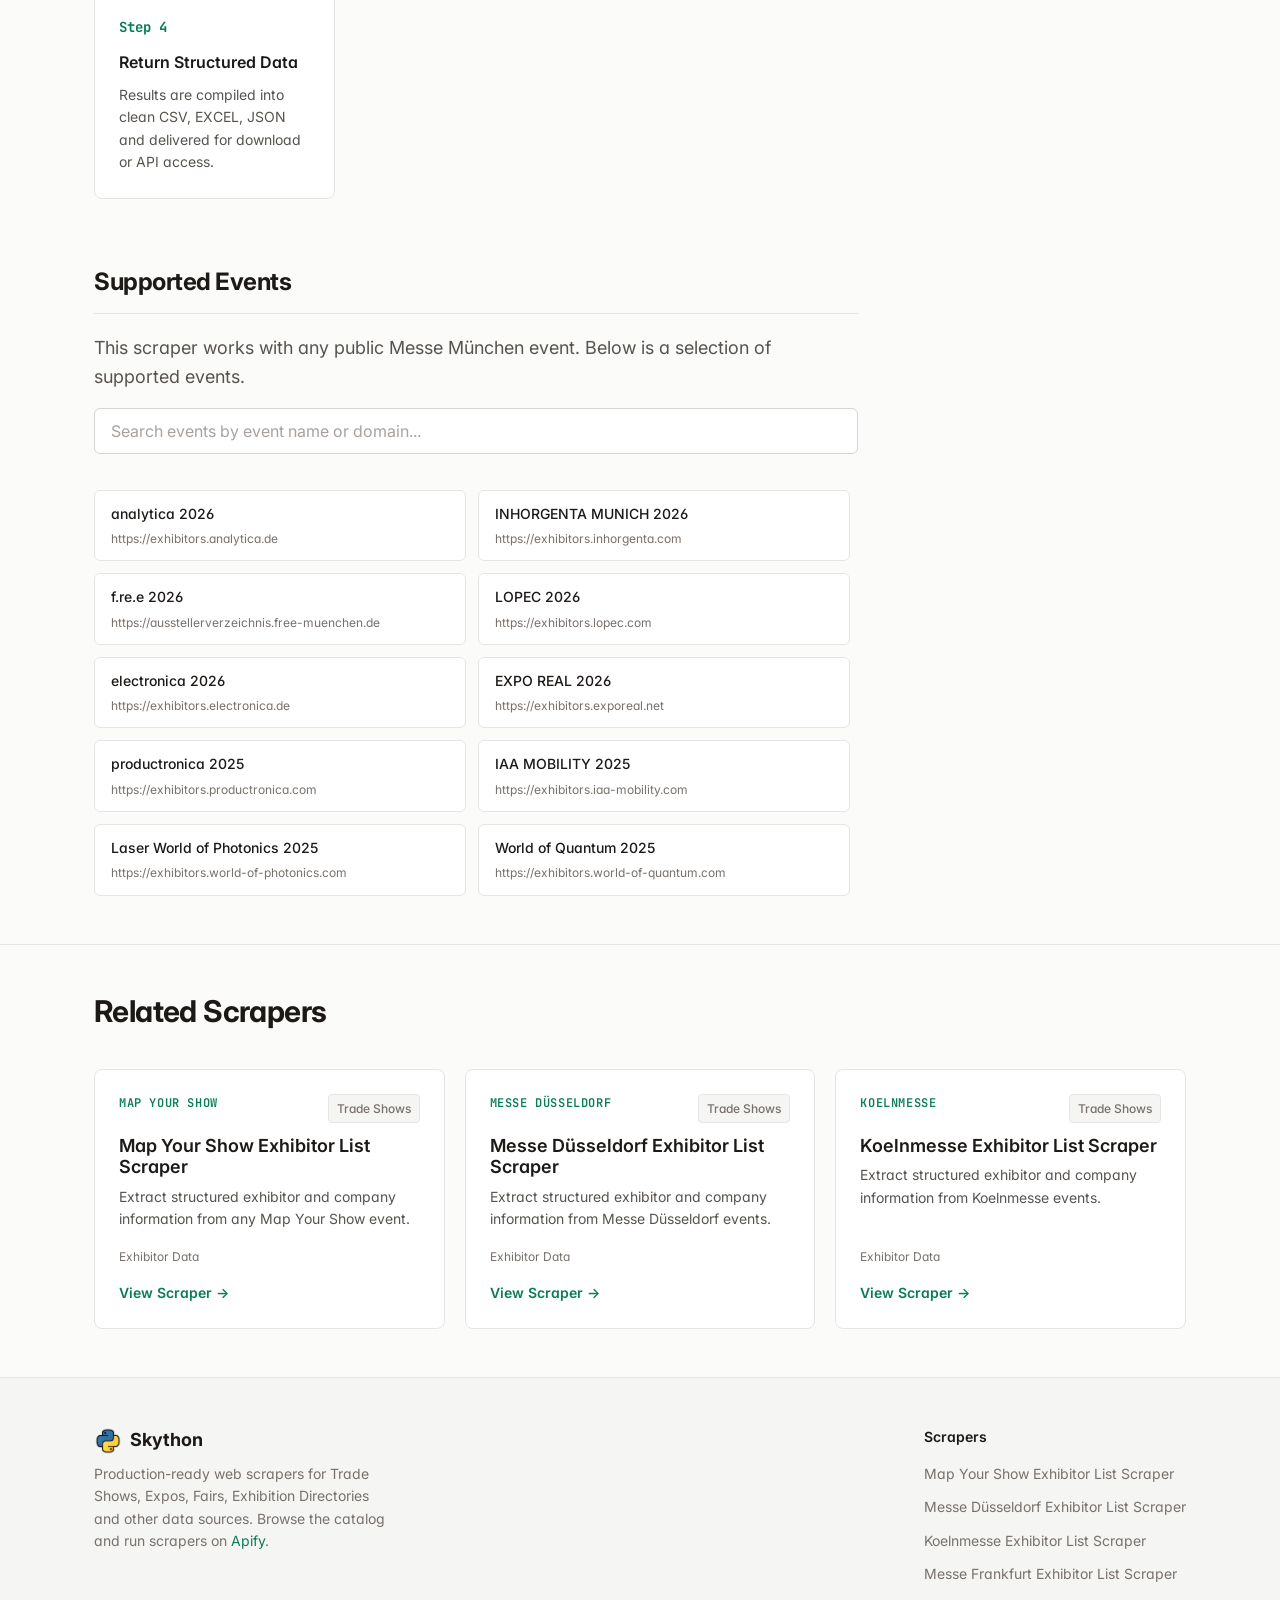
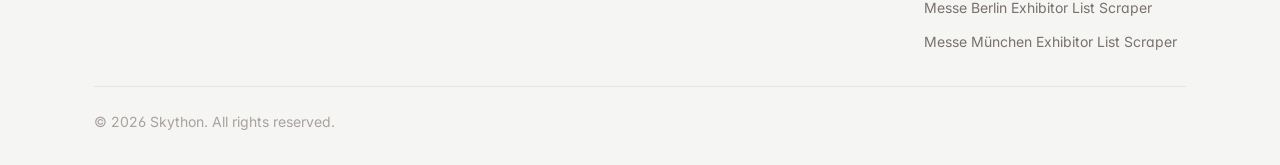
<file: blog-messe-muenchen-exhibitor-list-scraper.html>
<!doctype html>
<html lang="en">
  <head>
    <meta charset="UTF-8" />
    <meta name="viewport" content="width=device-width, initial-scale=1.0" />
    <title>How to Scrape Messe München Exhibitor Lists (Download Exhibitor Data Automatically)</title>
    <meta name="description" content="Extract structured exhibitor data from Messe München events. Get company details, contact persons, booth info, product categories and more as clean CSV, Excel or JSON. No coding required." />
    <link rel="canonical" href="https://selimgokirmak.github.io/blog-messe-muenchen-exhibitor-list-scraper.html" />
    <link rel="shortcut icon" href="/images/skython-logo.png">

    <meta property="og:type" content="website" />
    <meta property="og:title" content="Messe München Exhibitor List Scraper — Skython" />
    <meta property="og:description" content="Extract structured exhibitor data from Messe München events. Get company details, contact persons, booth info, product categories and more as clean CSV, Excel or JSON. No coding required." />
    <meta property="og:url" content="https://selimgokirmak.github.io/blog-messe-muenchen-exhibitor-list-scraper.html" />

    <meta name="twitter:card" content="summary" />
    <meta name="twitter:title" content="Messe München Exhibitor List Scraper — Skython" />
    <meta name="twitter:description" content="Extract structured exhibitor data from Messe München events. Get company details, contact persons, booth info, product categories and more as clean CSV, Excel or JSON. No coding required." />

    <link rel="preconnect" href="https://fonts.googleapis.com" />
    <link rel="preconnect" href="https://fonts.gstatic.com" crossorigin />
    <link href="https://fonts.googleapis.com/css2?family=Inter:wght@400;500;600;700&family=JetBrains+Mono:wght@400;500&display=swap" rel="stylesheet" />
    <link rel="stylesheet" href="../css/style.css" />

    <script type="application/ld+json">
    {
      "@context": "https://schema.org",
      "@type": "SoftwareApplication",
      "name": "Messe München Exhibitor List Scraper",
      "applicationCategory": "BusinessApplication",
      "operatingSystem": "Web",
      "description": "Extract structured exhibitor data from Messe München events. Get company details, contact persons, booth info, product categories and more as clean CSV, Excel or JSON. No coding required.",
      "url": "https://selimgokirmak.github.io/blog-messe-muenchen-exhibitor-list-scraper.html"
    }
    </script>
  </head>
  <body data-slug="messe-muenchen-exhibitor-list-scraper">
    <header class="site-header">
      <div class="container">
        <div class="site-header__inner">
          <a href="/" class="logo">
            <span class="logo__mark"><img src="/images/skython-logo.png" alt=""></span>
            Skython
          </a>
        </div>
      </div>
    </header>

    <!-- Detail Hero -->
    <section class="detail-hero">
      <div class="container">
        <nav class="breadcrumb">
          <a href="/">Home</a>
          <span class="breadcrumb__sep">/</span>
          <span>Messe München Exhibitor List Scraper</span>
        </nav>
        <p class="detail-hero__label">Messe München &middot; Trade Shows</p>
        <h1 class="detail-hero__title">Messe München Exhibitor List Scraper</h1>
        <p class="detail-hero__desc">Extract structured exhibitor data from Messe München exhibitions.</p>
        <div class="detail-hero__actions" id="heroActions">
          <a href="https://apify.com/skython/messe-muenchen-exhibitor-list-scraper" target="_blank" rel="noopener" class="btn btn--primary btn--lg">View on Apify <span class="btn__arrow">&rarr;</span></a>
        </div>
      </div>
    </section>

    <!-- Detail Body -->
    <div class="container">
      <div class="detail-body">
        <main class="detail-content">
          <!-- Overview -->
          <section class="detail-section" id="overview">
            <h2 class="detail-section__title">How to Scrape Messe München Exhibitor Directories?</h2>
            <div id="overviewContent">
              <p>
                Messe München Exhibitor List Scraper connects to public Messe München event pages and extracts the complete exhibitor directory as structured data.
              </p>
              <p>
                Messe München powers some of the largest trade show digital catalogs including events across manufacturing, healthcare, construction, automotive, technology, energy, food & beverage, packaging, and consumer goods industries.
              </p>
              <p>
                The scraper handles pagination automatically, resolves exhibitor detail pages, and returns a clean CSV, EXCEL, JSON dataset with company profiles, contact information, booth assignments, product categories, and social media links.
              </p>
            </div>
            <h3 style="font-size:var(--font-size-lg);font-weight:var(--font-weight-semibold);margin:var(--space-6) 0 var(--space-4);">Typical Use Cases</h3>
            <div id="useCasesList" class="pricing-card__features" style="max-width:600px;">
              <li class="pricing-feature">Build lead generation lists from trade show exhibitors</li>
              <li class="pricing-feature">Enrich CRM records with exhibitor contact details and booth locations</li>
              <li class="pricing-feature">Track competitor presence across multiple industry events</li>
              <li class="pricing-feature">Analyze trade show trends and exhibitor demographics</li>
            </div>
          </section>

          <!-- Extracted Data -->
          <section class="detail-section" id="extracted-data">
            <h2 class="detail-section__title">Extracted Data Fields</h2>
            <p class="detail-section__lead">The scraper extracts the following fields for each exhibitor in the directory.</p>
            <div class="field-grid" id="fieldGrid">
              <div class="field-card">
                <div class="field-card__name">
                  <span class="field-card__dot"></span>
                  Company Name
                </div>
                <div class="field-card__desc">Official exhibitor or company name</div>
              </div>
              <div class="field-card">
                <div class="field-card__name">
                  <span class="field-card__dot"></span>
                  Address
                </div>
                <div class="field-card__desc">Full street address with city, state, zip, and country</div>
              </div>
              <div class="field-card">
                <div class="field-card__name">
                  <span class="field-card__dot"></span>
                  Website
                </div>
                <div class="field-card__desc">Exhibitor website URL</div>
              </div>
              <div class="field-card">
                <div class="field-card__name">
                  <span class="field-card__dot"></span>
                  Phone
                </div>
                <div class="field-card__desc">Exhibitor contact phone number</div>
              </div>
              <div class="field-card">
                <div class="field-card__name">
                  <span class="field-card__dot"></span>
                  Email
                </div>
                <div class="field-card__desc">Exhibitor contact email</div>
              </div>
              <div class="field-card">
                <div class="field-card__name">
                  <span class="field-card__dot"></span>
                  Social Media
                </div>
                <div class="field-card__desc">LinkedIn, Facebook, Instagram, Twitter, YouTube links</div>
              </div>
              <div class="field-card">
                <div class="field-card__name">
                  <span class="field-card__dot"></span>
                  Contact Persons
                </div>
                <div class="field-card__desc">Named representatives with name, email, phone, title, and social media links</div>
              </div>
              <div class="field-card">
                <div class="field-card__name">
                  <span class="field-card__dot"></span>
                  Product Categories
                </div>
                <div class="field-card__desc">Product categories</div>
              </div>
              <div class="field-card">
                <div class="field-card__name">
                  <span class="field-card__dot"></span>
                  Booth Information
                </div>
                <div class="field-card__desc">Booth number, hall, and location details</div>
              </div>
            </div>
          </section>

          <!-- Example Output -->
          <section class="detail-section" id="example-output">
            <h2 class="detail-section__title">Example Output</h2>
            <p class="detail-section__lead">A sample of the JSON structure returned for each exhibitor.</p>
            <div class="code-block">
              <div class="code-block__header">
                <span class="code-block__label">JSON</span>
                <button class="code-block__copy" id="copyCode">Copy</button>
              </div>
              <pre><code id="exampleCode"></code></pre>
            </div>
          </section>

          <!-- How It Works -->
          <section class="detail-section" id="how-it-works">
            <h2 class="detail-section__title">How It Works</h2>
            <div class="steps" id="stepsContainer">
              <div class="step">
                <div class="step__number">Step 1</div>
                <h3 class="step__title">Enter the Event URL</h3>
                <p class="step__desc">Provide the URL of the Messe München event exhibitor listing page.</p>
              </div>
              <div class="step">
                <div class="step__number">Step 2</div>
                <h3 class="step__title">Find Exhibitor Listings</h3>
                <p class="step__desc">The scraper discovers all exhibitor entries and navigates pagination automatically.</p>
              </div>
              <div class="step">
                <div class="step__number">Step 3</div>
                <h3 class="step__title">Extract Exhibitor Profiles</h3>
                <p class="step__desc">Each exhibitor detail page is visited and all available fields are extracted.</p>
              </div>
              <div class="step">
                <div class="step__number">Step 4</div>
                <h3 class="step__title">Return Structured Data</h3>
                <p class="step__desc">Results are compiled into clean CSV, EXCEL, JSON and delivered for download or API access.</p>
              </div>
            </div>
          </section>

          <!-- Supported Events -->
          <section class="detail-section" id="supported-events">
            <h2 class="detail-section__title">Supported Events</h2>
            <p class="detail-section__lead">This scraper works with any public Messe München event. Below is a selection of supported events.</p>
            <div class="events-search">
              <input type="text" class="search-input" id="eventsSearch" placeholder="Search events by event name or domain..." autocomplete="off" />
            </div>
            <div class="events-list" id="eventsList"></div>
          </section>

        </main>

        <!-- Sidebar -->
        <aside class="detail-sidebar">
          <div class="sidebar-card">
            <div class="sidebar-card__title">Scraper Details</div>
            <dl>
              <div><dt>Platform</dt><dd>Messe München</dd></div>
              <div><dt>Category</dt><dd>Trade Shows</dd></div>
              <div><dt>Data Type</dt><dd>Exhibitor Data</dd></div>
              <div><dt>Output Format</dt><dd>CSV, EXCEL, JSON</dd></div>
            </dl>
            <a href="https://apify.com/skython/messe-muenchen-exhibitor-list-scraper" id="sidebarApifyUrl" target="_blank" rel="noopener" class="btn btn--primary">View on Apify &rarr;</a>
          </div>
        </aside>
      </div>
    </div>

    <!-- Related Scrapers -->
    <section class="related-section">
      <div class="container">
        <div class="section-heading">
          <h2 class="section-heading__title">Related Scrapers</h2>
        </div>
        <div class="scraper-grid" id="relatedGrid"></div>
      </div>
    </section>

    <!-- Footer -->
    <footer class="site-footer">
      <div class="container">
        <div class="site-footer__inner">
          <div class="site-footer__brand">
            <div class="site-footer__logo">
              <span class="logo__mark"><img src="/images/skython-logo.png" alt=""></span>
              Skython
            </div>
            <p class="site-footer__desc">Production-ready web scrapers for Trade Shows, Expos, Fairs, Exhibition Directories and other data sources. Browse the catalog and run scrapers on <a href="https://apify.com/skython" target="_blank">Apify</a>.</p>
          </div>
          <div class="site-footer__links">
            <div class="footer-col">
              <h4>Scrapers</h4>
              <ul id="footerScraperList"></ul>
            </div>
          </div>
        </div>
        <div class="site-footer__bottom">
          <span>&copy; 2026 Skython. All rights reserved.</span>
        </div>
      </div>
    </footer>

    <script src="../data/scrapers.js"></script>
    <script src="../js/scraper-detail.js"></script>
  </body>
</html>
</file>
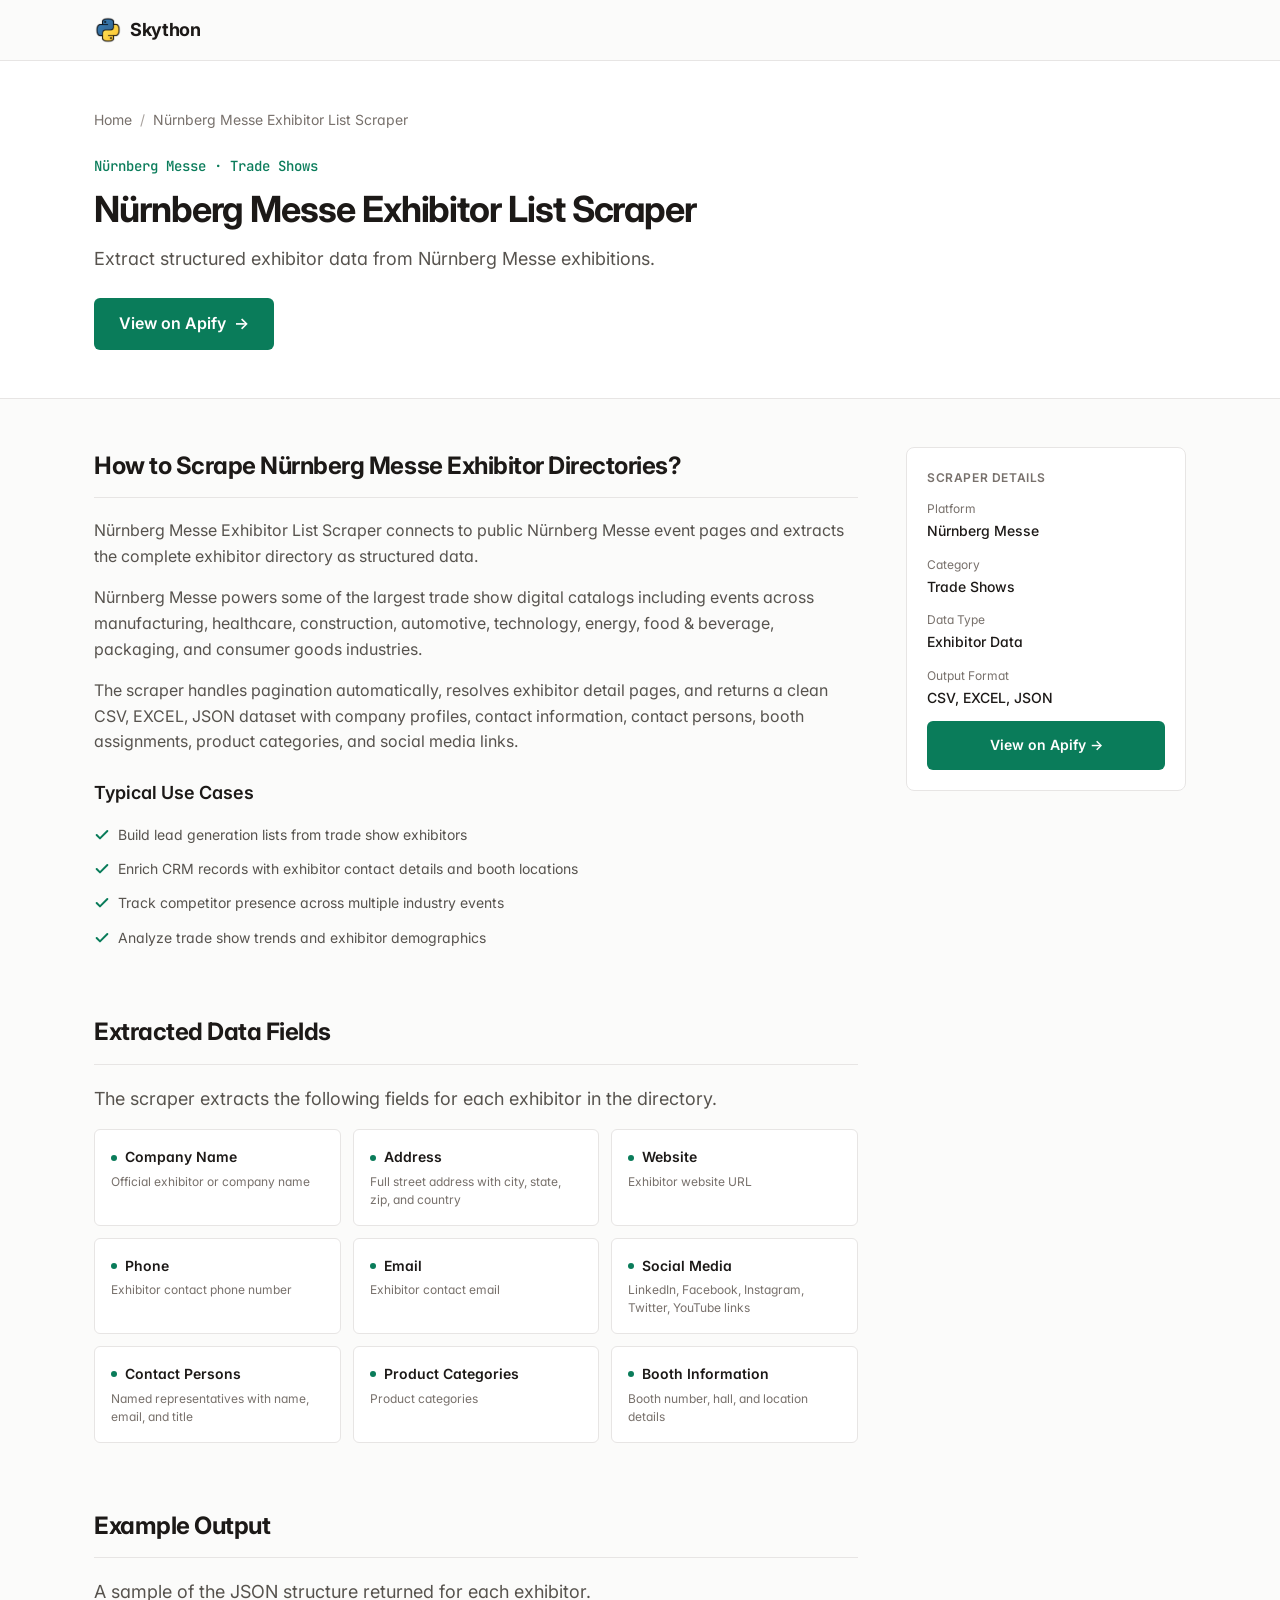
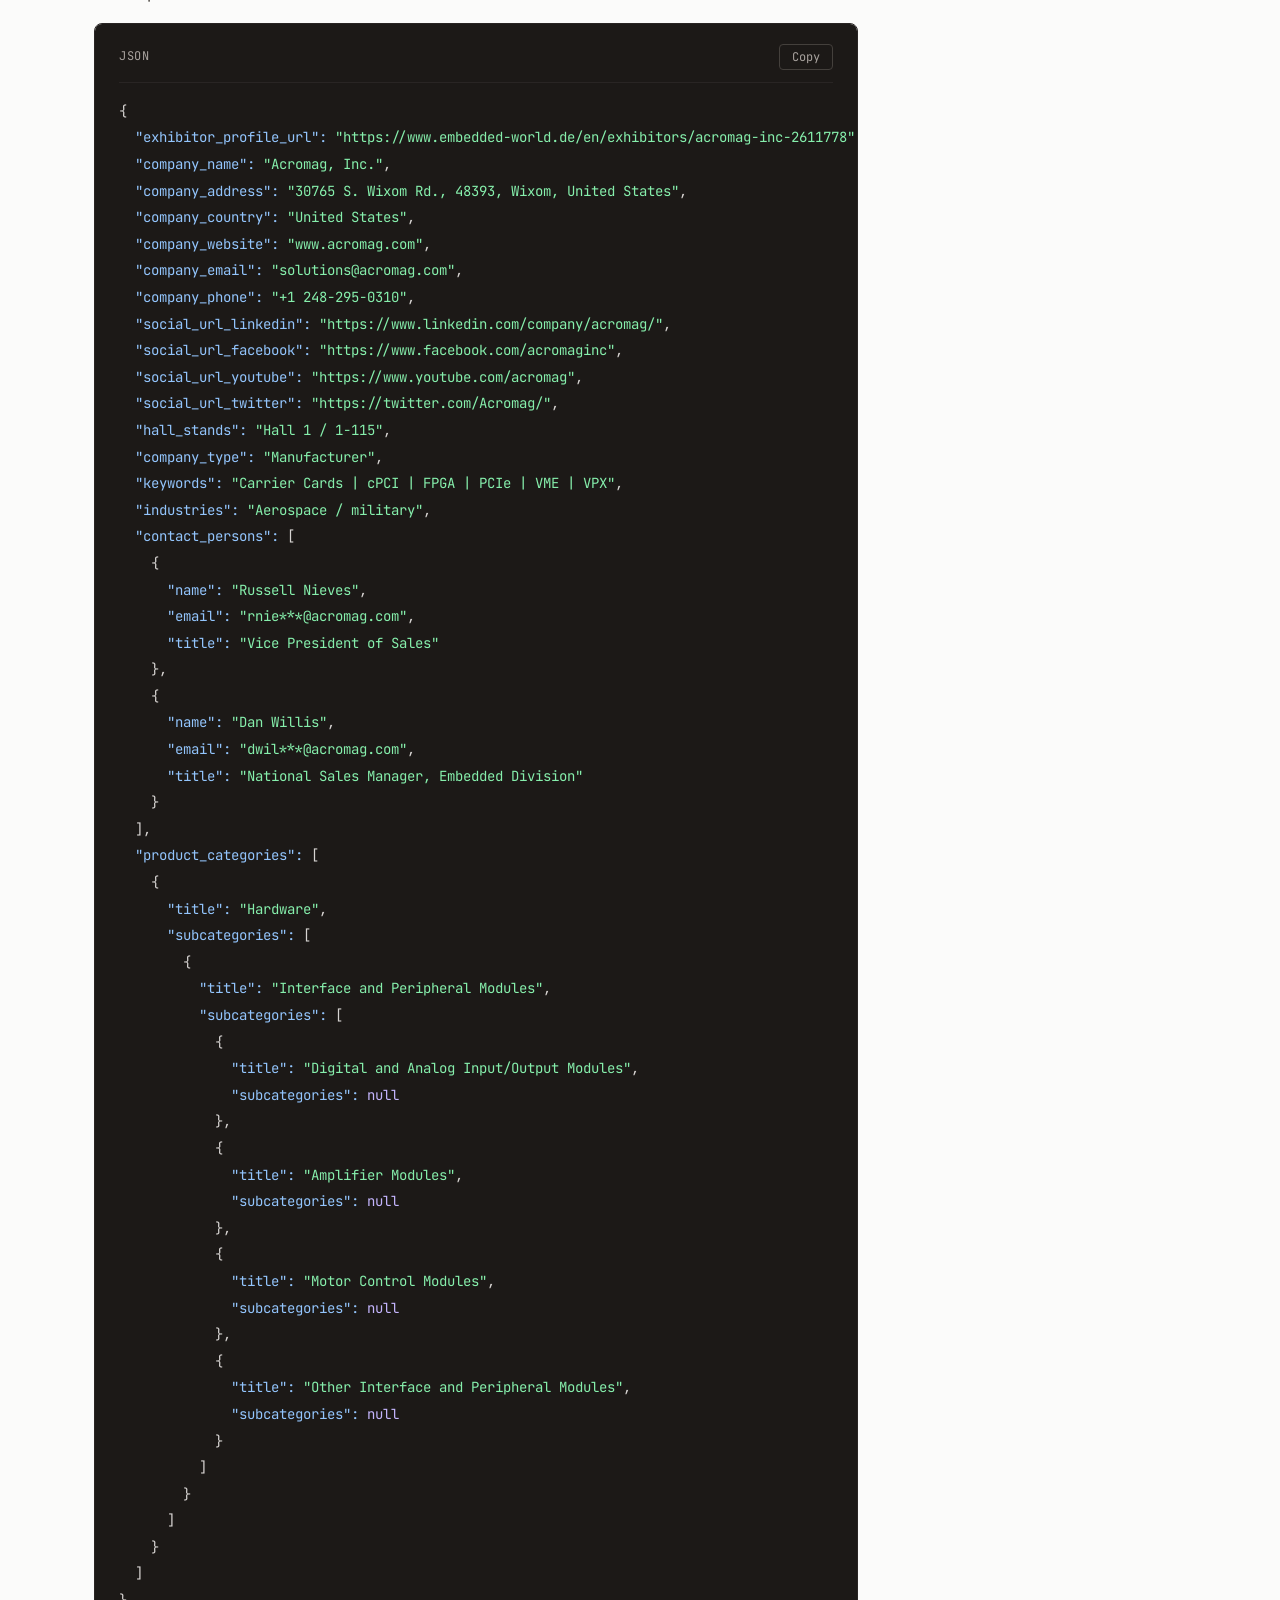
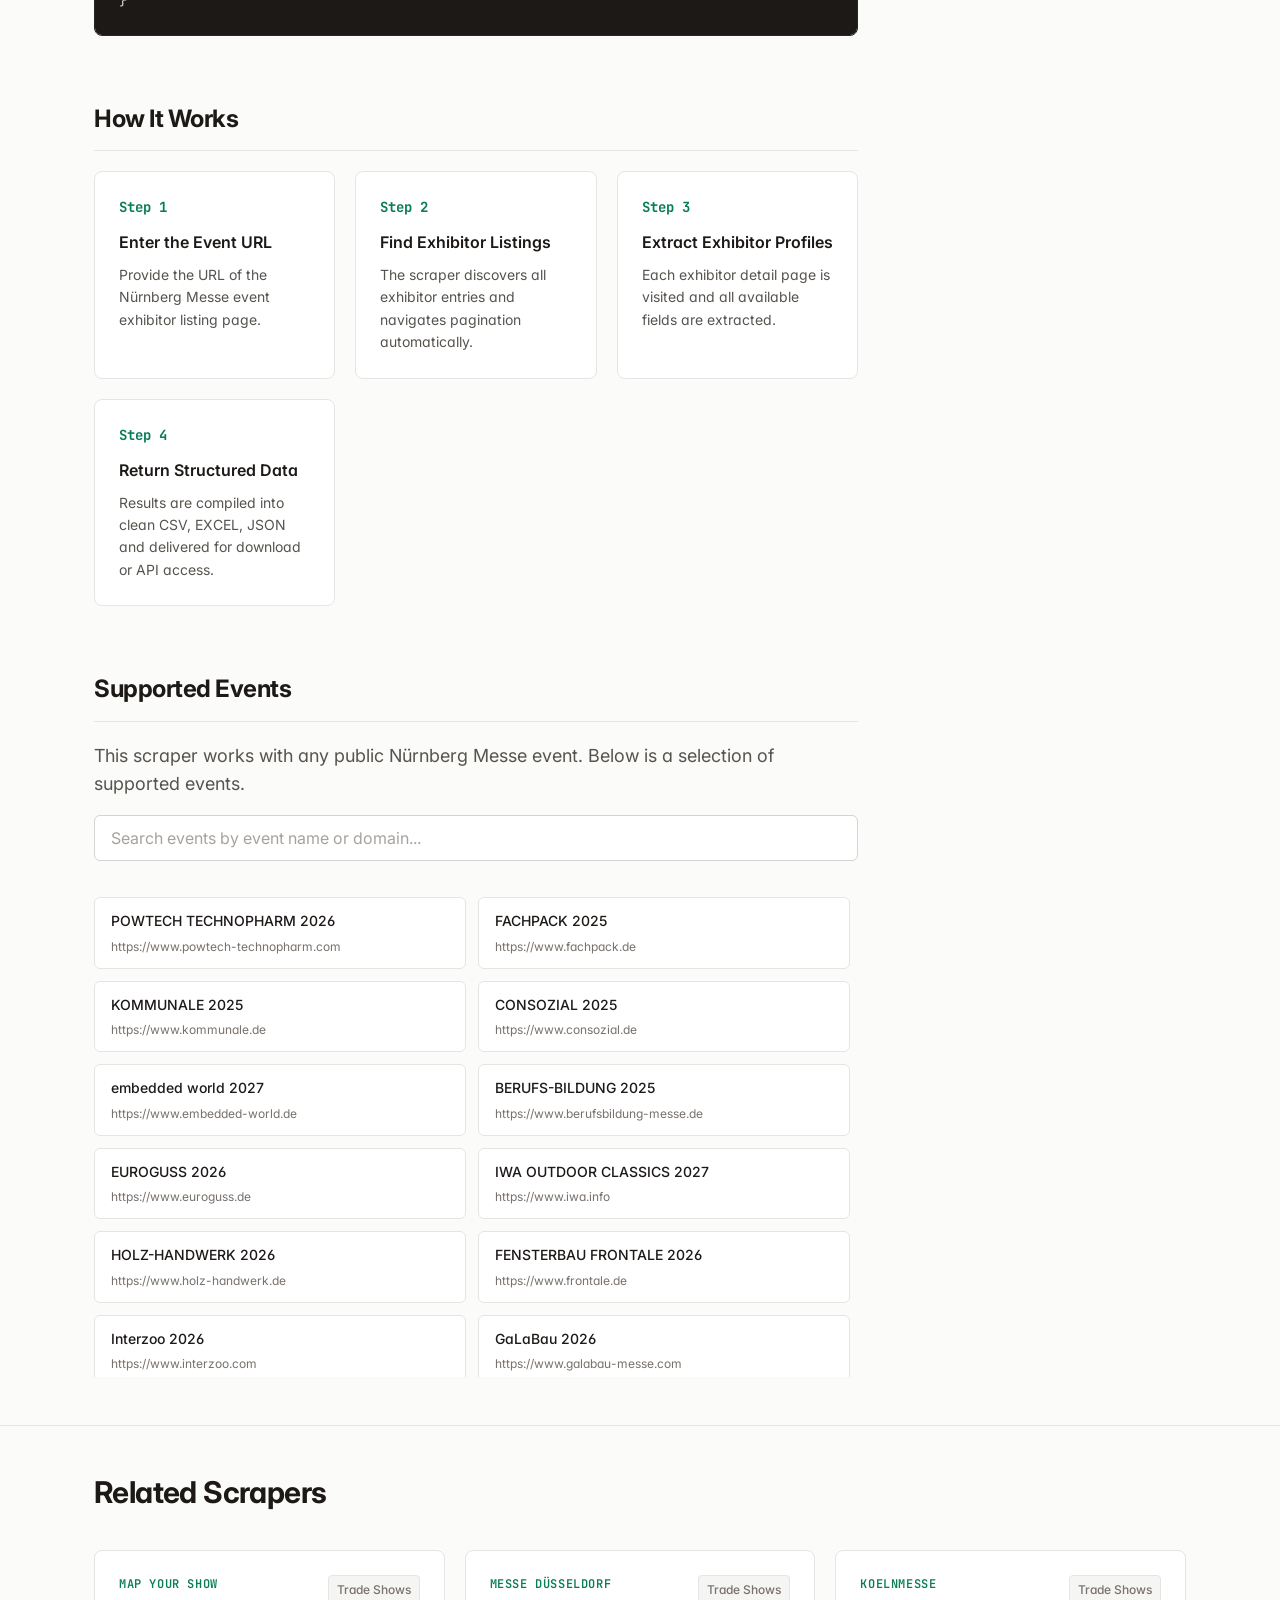
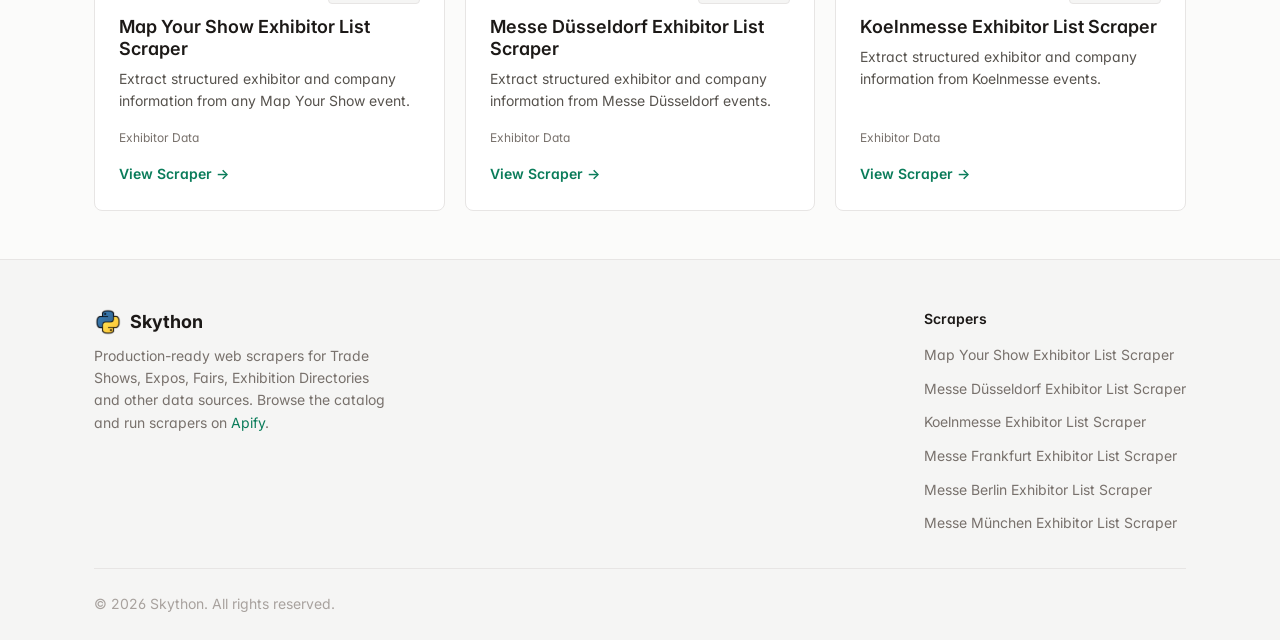
<file: blog-nuernberg-messe-exhibitor-list-scraper.html>
<!doctype html>
<html lang="en">
  <head>
    <meta charset="UTF-8" />
    <meta name="viewport" content="width=device-width, initial-scale=1.0" />
    <title>How to Scrape Nürnberg Messe Exhibitor Lists (Download Exhibitor Data Automatically)</title>
    <meta name="description" content="Extract structured exhibitor data from Nürnberg Messe events. Get company details, contact persons, booth info, product categories and more as clean CSV, Excel or JSON. No coding required." />
    <link rel="canonical" href="https://selimgokirmak.github.io/blog-nuernberg-messe-exhibitor-list-scraper.html" />
    <link rel="shortcut icon" href="/images/skython-logo.png">

    <meta property="og:type" content="website" />
    <meta property="og:title" content="Nürnberg Messe Exhibitor List Scraper — Skython" />
    <meta property="og:description" content="Extract structured exhibitor data from Nürnberg Messe events. Get company details, contact persons, booth info, product categories and more as clean CSV, Excel or JSON. No coding required." />
    <meta property="og:url" content="https://selimgokirmak.github.io/blog-nuernberg-messe-exhibitor-list-scraper.html" />

    <meta name="twitter:card" content="summary" />
    <meta name="twitter:title" content="Nürnberg Messe Exhibitor List Scraper — Skython" />
    <meta name="twitter:description" content="Extract structured exhibitor data from Nürnberg Messe events. Get company details, contact persons, booth info, product categories and more as clean CSV, Excel or JSON. No coding required." />

    <link rel="preconnect" href="https://fonts.googleapis.com" />
    <link rel="preconnect" href="https://fonts.gstatic.com" crossorigin />
    <link href="https://fonts.googleapis.com/css2?family=Inter:wght@400;500;600;700&family=JetBrains+Mono:wght@400;500&display=swap" rel="stylesheet" />
    <link rel="stylesheet" href="../css/style.css" />

    <script type="application/ld+json">
    {
      "@context": "https://schema.org",
      "@type": "SoftwareApplication",
      "name": "Nürnberg Messe Exhibitor List Scraper",
      "applicationCategory": "BusinessApplication",
      "operatingSystem": "Web",
      "description": "Extract structured exhibitor data from Nürnberg Messe events. Get company details, contact persons, booth info, product categories and more as clean CSV, Excel or JSON. No coding required.",
      "url": "https://selimgokirmak.github.io/blog-nuernberg-messe-exhibitor-list-scraper.html"
    }
    </script>
  </head>
  <body data-slug="nuernberg-messe-exhibitor-list-scraper">
    <header class="site-header">
      <div class="container">
        <div class="site-header__inner">
          <a href="/" class="logo">
            <span class="logo__mark"><img src="/images/skython-logo.png" alt=""></span>
            Skython
          </a>
        </div>
      </div>
    </header>

    <!-- Detail Hero -->
    <section class="detail-hero">
      <div class="container">
        <nav class="breadcrumb">
          <a href="/">Home</a>
          <span class="breadcrumb__sep">/</span>
          <span>Nürnberg Messe Exhibitor List Scraper</span>
        </nav>
        <p class="detail-hero__label">Nürnberg Messe &middot; Trade Shows</p>
        <h1 class="detail-hero__title">Nürnberg Messe Exhibitor List Scraper</h1>
        <p class="detail-hero__desc">Extract structured exhibitor data from Nürnberg Messe exhibitions.</p>
        <div class="detail-hero__actions" id="heroActions">
          <a href="https://apify.com/skython/nuernberg-messe-exhibitor-list-scraper" target="_blank" rel="noopener" class="btn btn--primary btn--lg">View on Apify <span class="btn__arrow">&rarr;</span></a>
        </div>
      </div>
    </section>

    <!-- Detail Body -->
    <div class="container">
      <div class="detail-body">
        <main class="detail-content">
          <!-- Overview -->
          <section class="detail-section" id="overview">
            <h2 class="detail-section__title">How to Scrape Nürnberg Messe Exhibitor Directories?</h2>
            <div id="overviewContent">
              <p>
                Nürnberg Messe Exhibitor List Scraper connects to public Nürnberg Messe event pages and extracts the complete exhibitor directory as structured data.
              </p>
              <p>
                Nürnberg Messe powers some of the largest trade show digital catalogs including events across manufacturing, healthcare, construction, automotive, technology, energy, food & beverage, packaging, and consumer goods industries.
              </p>
              <p>
                The scraper handles pagination automatically, resolves exhibitor detail pages, and returns a clean CSV, EXCEL, JSON dataset with company profiles, contact information, contact persons, booth assignments, product categories, and social media links.
              </p>
            </div>
            <h3 style="font-size:var(--font-size-lg);font-weight:var(--font-weight-semibold);margin:var(--space-6) 0 var(--space-4);">Typical Use Cases</h3>
            <div id="useCasesList" class="pricing-card__features" style="max-width:600px;">
              <li class="pricing-feature">Build lead generation lists from trade show exhibitors</li>
              <li class="pricing-feature">Enrich CRM records with exhibitor contact details and booth locations</li>
              <li class="pricing-feature">Track competitor presence across multiple industry events</li>
              <li class="pricing-feature">Analyze trade show trends and exhibitor demographics</li>
            </div>
          </section>

          <!-- Extracted Data -->
          <section class="detail-section" id="extracted-data">
            <h2 class="detail-section__title">Extracted Data Fields</h2>
            <p class="detail-section__lead">The scraper extracts the following fields for each exhibitor in the directory.</p>
            <div class="field-grid" id="fieldGrid">
              <div class="field-card">
                <div class="field-card__name">
                  <span class="field-card__dot"></span>
                  Company Name
                </div>
                <div class="field-card__desc">Official exhibitor or company name</div>
              </div>
              <div class="field-card">
                <div class="field-card__name">
                  <span class="field-card__dot"></span>
                  Address
                </div>
                <div class="field-card__desc">Full street address with city, state, zip, and country</div>
              </div>
              <div class="field-card">
                <div class="field-card__name">
                  <span class="field-card__dot"></span>
                  Website
                </div>
                <div class="field-card__desc">Exhibitor website URL</div>
              </div>
              <div class="field-card">
                <div class="field-card__name">
                  <span class="field-card__dot"></span>
                  Phone
                </div>
                <div class="field-card__desc">Exhibitor contact phone number</div>
              </div>
              <div class="field-card">
                <div class="field-card__name">
                  <span class="field-card__dot"></span>
                  Email
                </div>
                <div class="field-card__desc">Exhibitor contact email</div>
              </div>
              <div class="field-card">
                <div class="field-card__name">
                  <span class="field-card__dot"></span>
                  Social Media
                </div>
                <div class="field-card__desc">LinkedIn, Facebook, Instagram, Twitter, YouTube links</div>
              </div>
              <div class="field-card">
                <div class="field-card__name">
                  <span class="field-card__dot"></span>
                  Contact Persons
                </div>
                <div class="field-card__desc">Named representatives with name, email, and title</div>
              </div>
              <div class="field-card">
                <div class="field-card__name">
                  <span class="field-card__dot"></span>
                  Product Categories
                </div>
                <div class="field-card__desc">Product categories</div>
              </div>
              <div class="field-card">
                <div class="field-card__name">
                  <span class="field-card__dot"></span>
                  Booth Information
                </div>
                <div class="field-card__desc">Booth number, hall, and location details</div>
              </div>
            </div>
          </section>

          <!-- Example Output -->
          <section class="detail-section" id="example-output">
            <h2 class="detail-section__title">Example Output</h2>
            <p class="detail-section__lead">A sample of the JSON structure returned for each exhibitor.</p>
            <div class="code-block">
              <div class="code-block__header">
                <span class="code-block__label">JSON</span>
                <button class="code-block__copy" id="copyCode">Copy</button>
              </div>
              <pre><code id="exampleCode"></code></pre>
            </div>
          </section>

          <!-- How It Works -->
          <section class="detail-section" id="how-it-works">
            <h2 class="detail-section__title">How It Works</h2>
            <div class="steps" id="stepsContainer">
              <div class="step">
                <div class="step__number">Step 1</div>
                <h3 class="step__title">Enter the Event URL</h3>
                <p class="step__desc">Provide the URL of the Nürnberg Messe event exhibitor listing page.</p>
              </div>
              <div class="step">
                <div class="step__number">Step 2</div>
                <h3 class="step__title">Find Exhibitor Listings</h3>
                <p class="step__desc">The scraper discovers all exhibitor entries and navigates pagination automatically.</p>
              </div>
              <div class="step">
                <div class="step__number">Step 3</div>
                <h3 class="step__title">Extract Exhibitor Profiles</h3>
                <p class="step__desc">Each exhibitor detail page is visited and all available fields are extracted.</p>
              </div>
              <div class="step">
                <div class="step__number">Step 4</div>
                <h3 class="step__title">Return Structured Data</h3>
                <p class="step__desc">Results are compiled into clean CSV, EXCEL, JSON and delivered for download or API access.</p>
              </div>
            </div>
          </section>

          <!-- Supported Events -->
          <section class="detail-section" id="supported-events">
            <h2 class="detail-section__title">Supported Events</h2>
            <p class="detail-section__lead">This scraper works with any public Nürnberg Messe event. Below is a selection of supported events.</p>
            <div class="events-search">
              <input type="text" class="search-input" id="eventsSearch" placeholder="Search events by event name or domain..." autocomplete="off" />
            </div>
            <div class="events-list" id="eventsList"></div>
          </section>

        </main>

        <!-- Sidebar -->
        <aside class="detail-sidebar">
          <div class="sidebar-card">
            <div class="sidebar-card__title">Scraper Details</div>
            <dl>
              <div><dt>Platform</dt><dd>Nürnberg Messe</dd></div>
              <div><dt>Category</dt><dd>Trade Shows</dd></div>
              <div><dt>Data Type</dt><dd>Exhibitor Data</dd></div>
              <div><dt>Output Format</dt><dd>CSV, EXCEL, JSON</dd></div>
            </dl>
            <a href="https://apify.com/skython/nuernberg-messe-exhibitor-list-scraper" id="sidebarApifyUrl" target="_blank" rel="noopener" class="btn btn--primary">View on Apify &rarr;</a>
          </div>
        </aside>
      </div>
    </div>

    <!-- Related Scrapers -->
    <section class="related-section">
      <div class="container">
        <div class="section-heading">
          <h2 class="section-heading__title">Related Scrapers</h2>
        </div>
        <div class="scraper-grid" id="relatedGrid"></div>
      </div>
    </section>

    <!-- Footer -->
    <footer class="site-footer">
      <div class="container">
        <div class="site-footer__inner">
          <div class="site-footer__brand">
            <div class="site-footer__logo">
              <span class="logo__mark"><img src="/images/skython-logo.png" alt=""></span>
              Skython
            </div>
            <p class="site-footer__desc">Production-ready web scrapers for Trade Shows, Expos, Fairs, Exhibition Directories and other data sources. Browse the catalog and run scrapers on <a href="https://apify.com/skython" target="_blank">Apify</a>.</p>
          </div>
          <div class="site-footer__links">
            <div class="footer-col">
              <h4>Scrapers</h4>
              <ul id="footerScraperList"></ul>
            </div>
          </div>
        </div>
        <div class="site-footer__bottom">
          <span>&copy; 2026 Skython. All rights reserved.</span>
        </div>
      </div>
    </footer>

    <script src="../data/scrapers.js"></script>
    <script src="../js/scraper-detail.js"></script>
  </body>
</html>
</file>
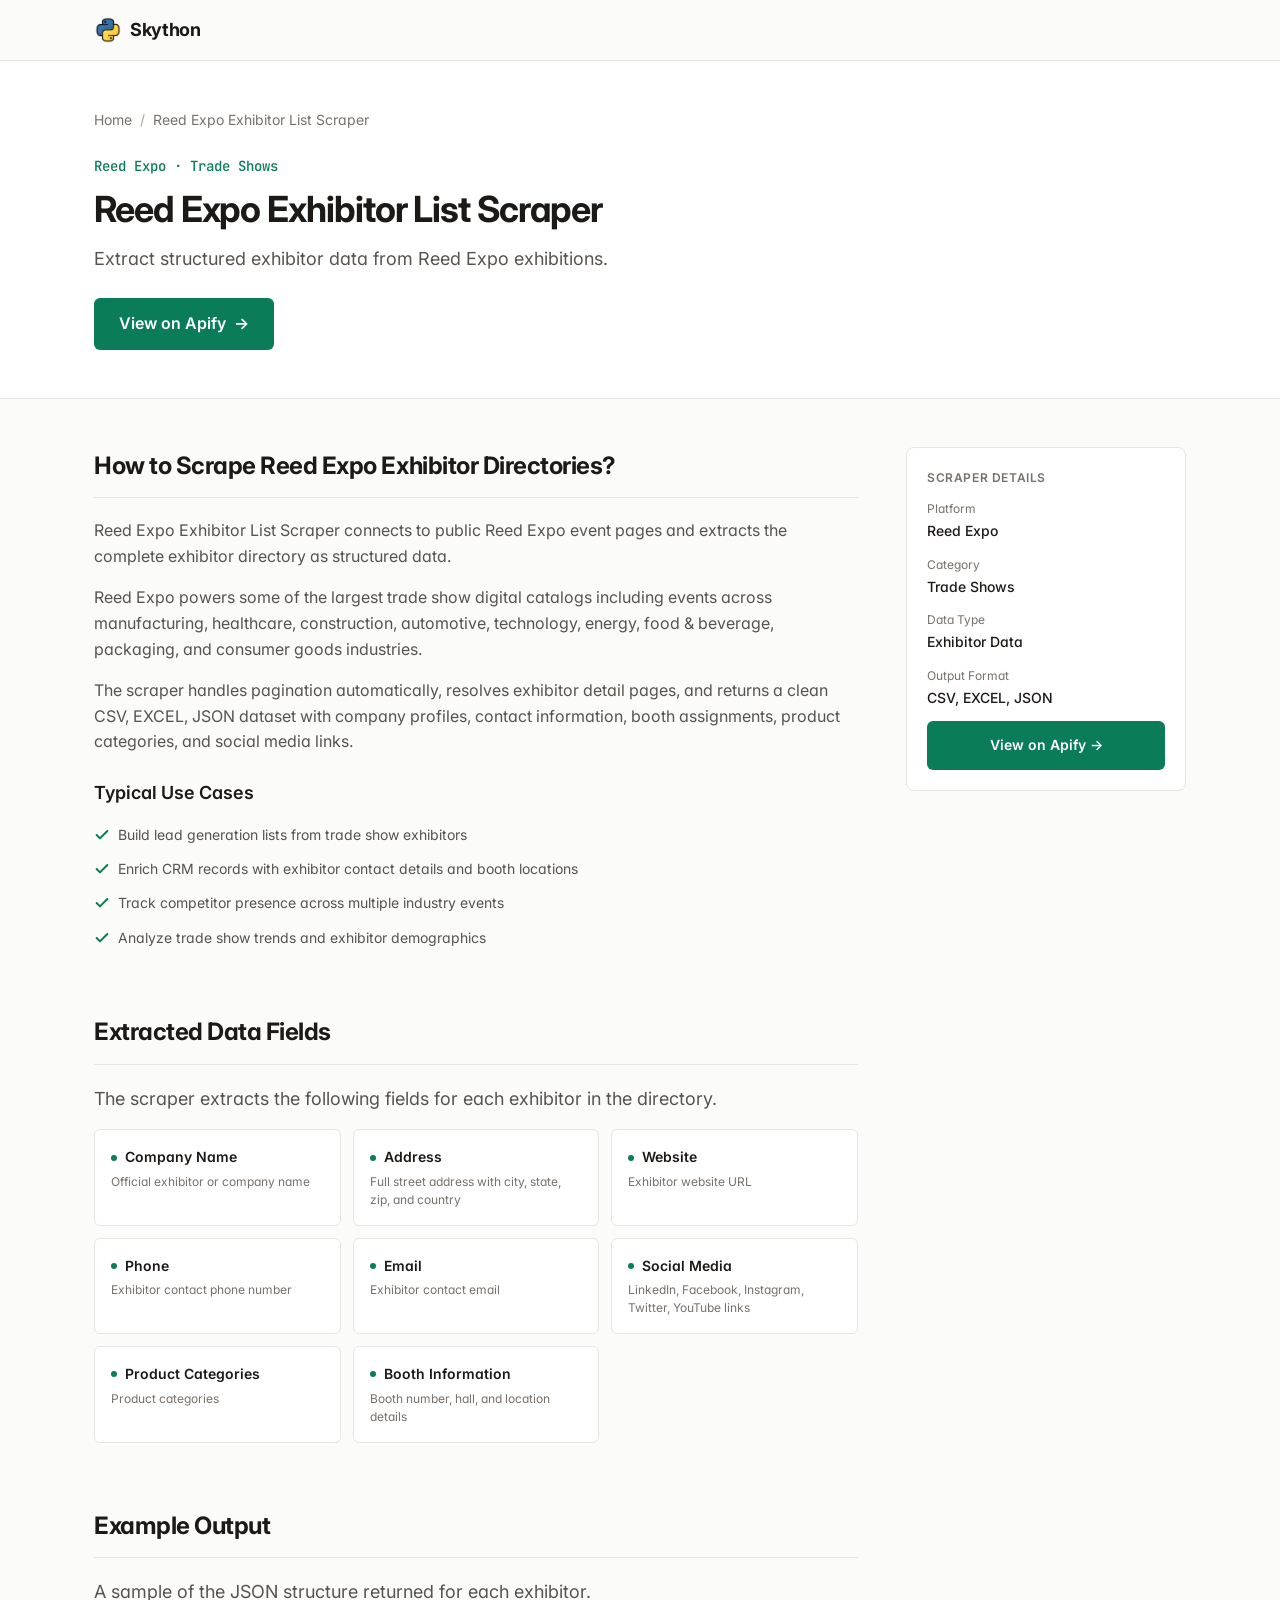
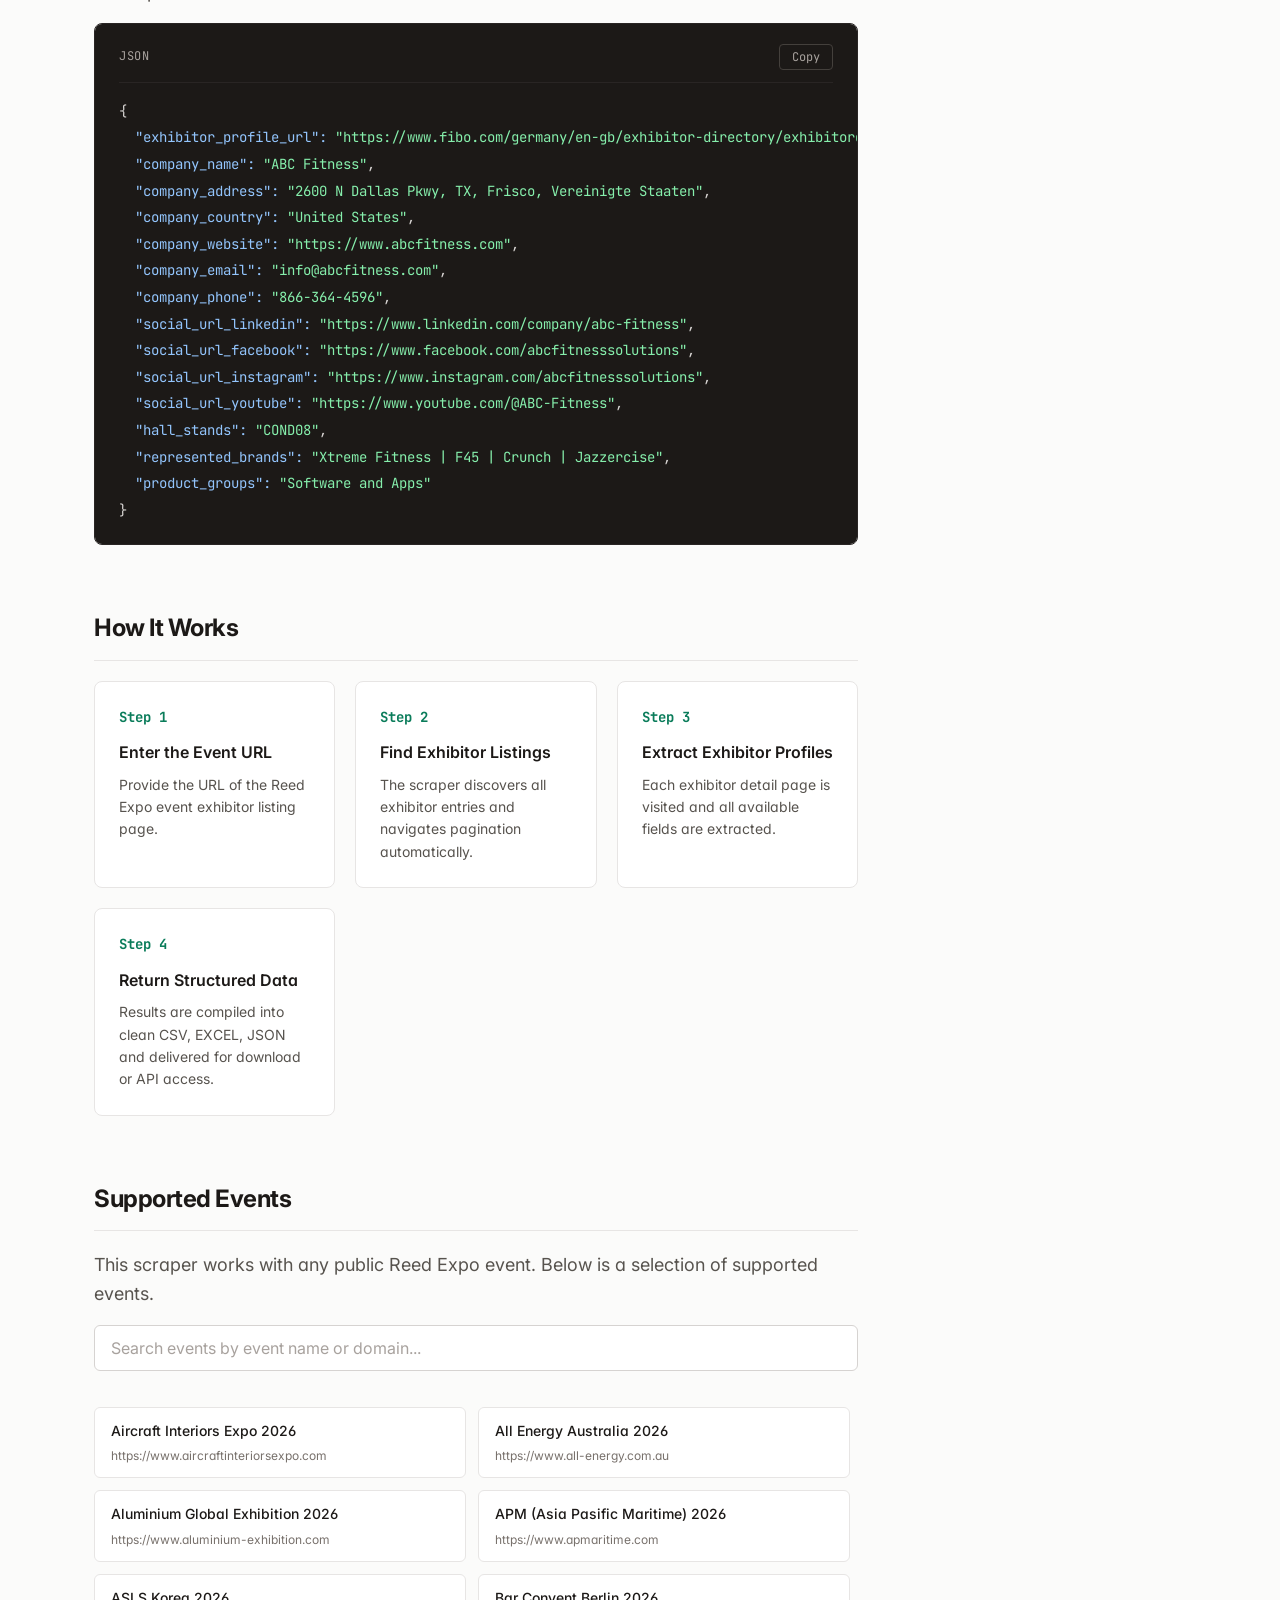
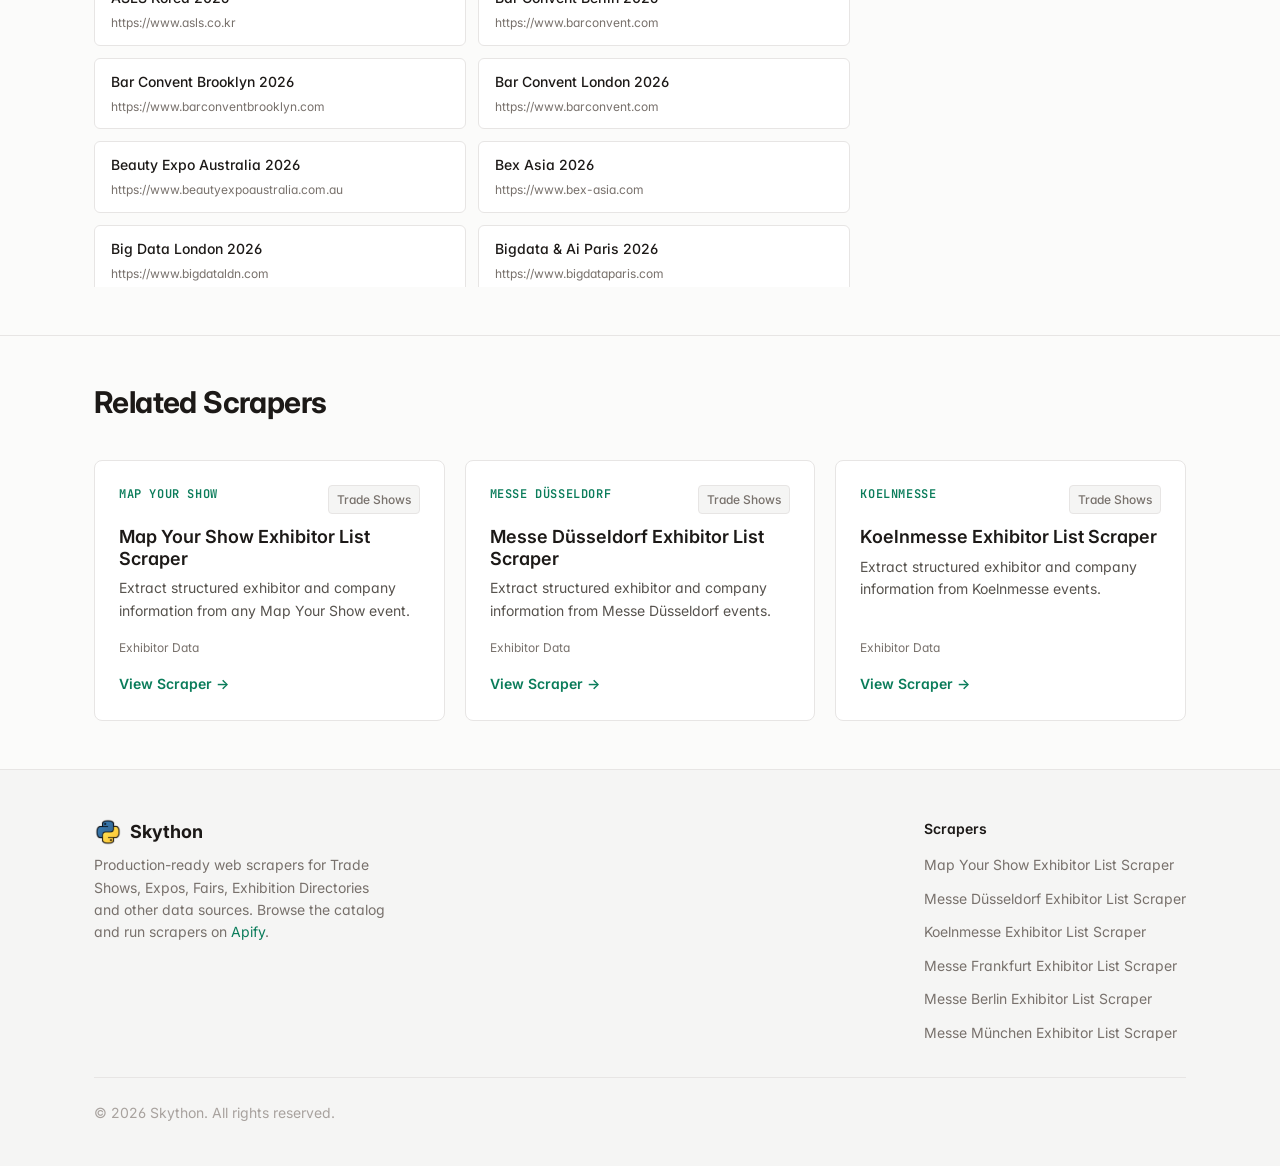
<file: blog-reed-expo-exhibitor-list-scraper.html>
<!doctype html>
<html lang="en">
  <head>
    <meta charset="UTF-8" />
    <meta name="viewport" content="width=device-width, initial-scale=1.0" />
    <title>How to Scrape Reed Expo Exhibitor Lists (Download Exhibitor Data Automatically)</title>
    <meta name="description" content="Extract structured exhibitor data from Reed Expo events. Get company details, booth info, product categories and more as clean CSV, Excel or JSON. No coding required." />
    <link rel="canonical" href="https://selimgokirmak.github.io/blog-reed-expo-exhibitor-list-scraper.html" />
    <link rel="shortcut icon" href="/images/skython-logo.png">

    <meta property="og:type" content="website" />
    <meta property="og:title" content="Reed Expo Exhibitor List Scraper — Skython" />
    <meta property="og:description" content="Extract structured exhibitor data from Reed Expo events. Get company details, booth info, product categories and more as clean CSV, Excel or JSON. No coding required." />
    <meta property="og:url" content="https://selimgokirmak.github.io/blog-reed-expo-exhibitor-list-scraper.html" />

    <meta name="twitter:card" content="summary" />
    <meta name="twitter:title" content="Reed Expo Exhibitor List Scraper — Skython" />
    <meta name="twitter:description" content="Extract structured exhibitor data from Reed Expo events. Get company details, booth info, product categories and more as clean CSV, Excel or JSON. No coding required." />

    <link rel="preconnect" href="https://fonts.googleapis.com" />
    <link rel="preconnect" href="https://fonts.gstatic.com" crossorigin />
    <link href="https://fonts.googleapis.com/css2?family=Inter:wght@400;500;600;700&family=JetBrains+Mono:wght@400;500&display=swap" rel="stylesheet" />
    <link rel="stylesheet" href="../css/style.css" />

    <script type="application/ld+json">
    {
      "@context": "https://schema.org",
      "@type": "SoftwareApplication",
      "name": "Reed Expo Exhibitor List Scraper",
      "applicationCategory": "BusinessApplication",
      "operatingSystem": "Web",
      "description": "Extract structured exhibitor data from Reed Expo events. Get company details, booth info, product categories and more as clean CSV, Excel or JSON. No coding required.",
      "url": "https://selimgokirmak.github.io/blog-reed-expo-exhibitor-list-scraper.html"
    }
    </script>
  </head>
  <body data-slug="reed-expo-exhibitor-list-scraper">
    <header class="site-header">
      <div class="container">
        <div class="site-header__inner">
          <a href="/" class="logo">
            <span class="logo__mark"><img src="/images/skython-logo.png" alt=""></span>
            Skython
          </a>
        </div>
      </div>
    </header>

    <!-- Detail Hero -->
    <section class="detail-hero">
      <div class="container">
        <nav class="breadcrumb">
          <a href="/">Home</a>
          <span class="breadcrumb__sep">/</span>
          <span>Reed Expo Exhibitor List Scraper</span>
        </nav>
        <p class="detail-hero__label">Reed Expo &middot; Trade Shows</p>
        <h1 class="detail-hero__title">Reed Expo Exhibitor List Scraper</h1>
        <p class="detail-hero__desc">Extract structured exhibitor data from Reed Expo exhibitions.</p>
        <div class="detail-hero__actions" id="heroActions">
          <a href="https://apify.com/skython/reed-expo-exhibitor-list-scraper" target="_blank" rel="noopener" class="btn btn--primary btn--lg">View on Apify <span class="btn__arrow">&rarr;</span></a>
        </div>
      </div>
    </section>

    <!-- Detail Body -->
    <div class="container">
      <div class="detail-body">
        <main class="detail-content">
          <!-- Overview -->
          <section class="detail-section" id="overview">
            <h2 class="detail-section__title">How to Scrape Reed Expo Exhibitor Directories?</h2>
            <div id="overviewContent">
              <p>
                Reed Expo Exhibitor List Scraper connects to public Reed Expo event pages and extracts the complete exhibitor directory as structured data.
              </p>
              <p>
                Reed Expo powers some of the largest trade show digital catalogs including events across manufacturing, healthcare, construction, automotive, technology, energy, food & beverage, packaging, and consumer goods industries.
              </p>
              <p>
                The scraper handles pagination automatically, resolves exhibitor detail pages, and returns a clean CSV, EXCEL, JSON dataset with company profiles, contact information, booth assignments, product categories, and social media links.
              </p>
            </div>
            <h3 style="font-size:var(--font-size-lg);font-weight:var(--font-weight-semibold);margin:var(--space-6) 0 var(--space-4);">Typical Use Cases</h3>
            <div id="useCasesList" class="pricing-card__features" style="max-width:600px;">
              <li class="pricing-feature">Build lead generation lists from trade show exhibitors</li>
              <li class="pricing-feature">Enrich CRM records with exhibitor contact details and booth locations</li>
              <li class="pricing-feature">Track competitor presence across multiple industry events</li>
              <li class="pricing-feature">Analyze trade show trends and exhibitor demographics</li>
            </div>
          </section>

          <!-- Extracted Data -->
          <section class="detail-section" id="extracted-data">
            <h2 class="detail-section__title">Extracted Data Fields</h2>
            <p class="detail-section__lead">The scraper extracts the following fields for each exhibitor in the directory.</p>
            <div class="field-grid" id="fieldGrid">
              <div class="field-card">
                <div class="field-card__name">
                  <span class="field-card__dot"></span>
                  Company Name
                </div>
                <div class="field-card__desc">Official exhibitor or company name</div>
              </div>
              <div class="field-card">
                <div class="field-card__name">
                  <span class="field-card__dot"></span>
                  Address
                </div>
                <div class="field-card__desc">Full street address with city, state, zip, and country</div>
              </div>
              <div class="field-card">
                <div class="field-card__name">
                  <span class="field-card__dot"></span>
                  Website
                </div>
                <div class="field-card__desc">Exhibitor website URL</div>
              </div>
              <div class="field-card">
                <div class="field-card__name">
                  <span class="field-card__dot"></span>
                  Phone
                </div>
                <div class="field-card__desc">Exhibitor contact phone number</div>
              </div>
              <div class="field-card">
                <div class="field-card__name">
                  <span class="field-card__dot"></span>
                  Email
                </div>
                <div class="field-card__desc">Exhibitor contact email</div>
              </div>
              <div class="field-card">
                <div class="field-card__name">
                  <span class="field-card__dot"></span>
                  Social Media
                </div>
                <div class="field-card__desc">LinkedIn, Facebook, Instagram, Twitter, YouTube links</div>
              </div>
              <div class="field-card">
                <div class="field-card__name">
                  <span class="field-card__dot"></span>
                  Product Categories
                </div>
                <div class="field-card__desc">Product categories</div>
              </div>
              <div class="field-card">
                <div class="field-card__name">
                  <span class="field-card__dot"></span>
                  Booth Information
                </div>
                <div class="field-card__desc">Booth number, hall, and location details</div>
              </div>
            </div>
          </section>

          <!-- Example Output -->
          <section class="detail-section" id="example-output">
            <h2 class="detail-section__title">Example Output</h2>
            <p class="detail-section__lead">A sample of the JSON structure returned for each exhibitor.</p>
            <div class="code-block">
              <div class="code-block__header">
                <span class="code-block__label">JSON</span>
                <button class="code-block__copy" id="copyCode">Copy</button>
              </div>
              <pre><code id="exampleCode"></code></pre>
            </div>
          </section>

          <!-- How It Works -->
          <section class="detail-section" id="how-it-works">
            <h2 class="detail-section__title">How It Works</h2>
            <div class="steps" id="stepsContainer">
              <div class="step">
                <div class="step__number">Step 1</div>
                <h3 class="step__title">Enter the Event URL</h3>
                <p class="step__desc">Provide the URL of the Reed Expo event exhibitor listing page.</p>
              </div>
              <div class="step">
                <div class="step__number">Step 2</div>
                <h3 class="step__title">Find Exhibitor Listings</h3>
                <p class="step__desc">The scraper discovers all exhibitor entries and navigates pagination automatically.</p>
              </div>
              <div class="step">
                <div class="step__number">Step 3</div>
                <h3 class="step__title">Extract Exhibitor Profiles</h3>
                <p class="step__desc">Each exhibitor detail page is visited and all available fields are extracted.</p>
              </div>
              <div class="step">
                <div class="step__number">Step 4</div>
                <h3 class="step__title">Return Structured Data</h3>
                <p class="step__desc">Results are compiled into clean CSV, EXCEL, JSON and delivered for download or API access.</p>
              </div>
            </div>
          </section>

          <!-- Supported Events -->
          <section class="detail-section" id="supported-events">
            <h2 class="detail-section__title">Supported Events</h2>
            <p class="detail-section__lead">This scraper works with any public Reed Expo event. Below is a selection of supported events.</p>
            <div class="events-search">
              <input type="text" class="search-input" id="eventsSearch" placeholder="Search events by event name or domain..." autocomplete="off" />
            </div>
            <div class="events-list" id="eventsList"></div>
          </section>

        </main>

        <!-- Sidebar -->
        <aside class="detail-sidebar">
          <div class="sidebar-card">
            <div class="sidebar-card__title">Scraper Details</div>
            <dl>
              <div><dt>Platform</dt><dd>Reed Expo</dd></div>
              <div><dt>Category</dt><dd>Trade Shows</dd></div>
              <div><dt>Data Type</dt><dd>Exhibitor Data</dd></div>
              <div><dt>Output Format</dt><dd>CSV, EXCEL, JSON</dd></div>
            </dl>
            <a href="https://apify.com/skython/reed-expo-exhibitor-list-scraper" id="sidebarApifyUrl" target="_blank" rel="noopener" class="btn btn--primary">View on Apify &rarr;</a>
          </div>
        </aside>
      </div>
    </div>

    <!-- Related Scrapers -->
    <section class="related-section">
      <div class="container">
        <div class="section-heading">
          <h2 class="section-heading__title">Related Scrapers</h2>
        </div>
        <div class="scraper-grid" id="relatedGrid"></div>
      </div>
    </section>

    <!-- Footer -->
    <footer class="site-footer">
      <div class="container">
        <div class="site-footer__inner">
          <div class="site-footer__brand">
            <div class="site-footer__logo">
              <span class="logo__mark"><img src="/images/skython-logo.png" alt=""></span>
              Skython
            </div>
            <p class="site-footer__desc">Production-ready web scrapers for Trade Shows, Expos, Fairs, Exhibition Directories and other data sources. Browse the catalog and run scrapers on <a href="https://apify.com/skython" target="_blank">Apify</a>.</p>
          </div>
          <div class="site-footer__links">
            <div class="footer-col">
              <h4>Scrapers</h4>
              <ul id="footerScraperList"></ul>
            </div>
          </div>
        </div>
        <div class="site-footer__bottom">
          <span>&copy; 2026 Skython. All rights reserved.</span>
        </div>
      </div>
    </footer>

    <script src="../data/scrapers.js"></script>
    <script src="../js/scraper-detail.js"></script>
  </body>
</html>
</file>
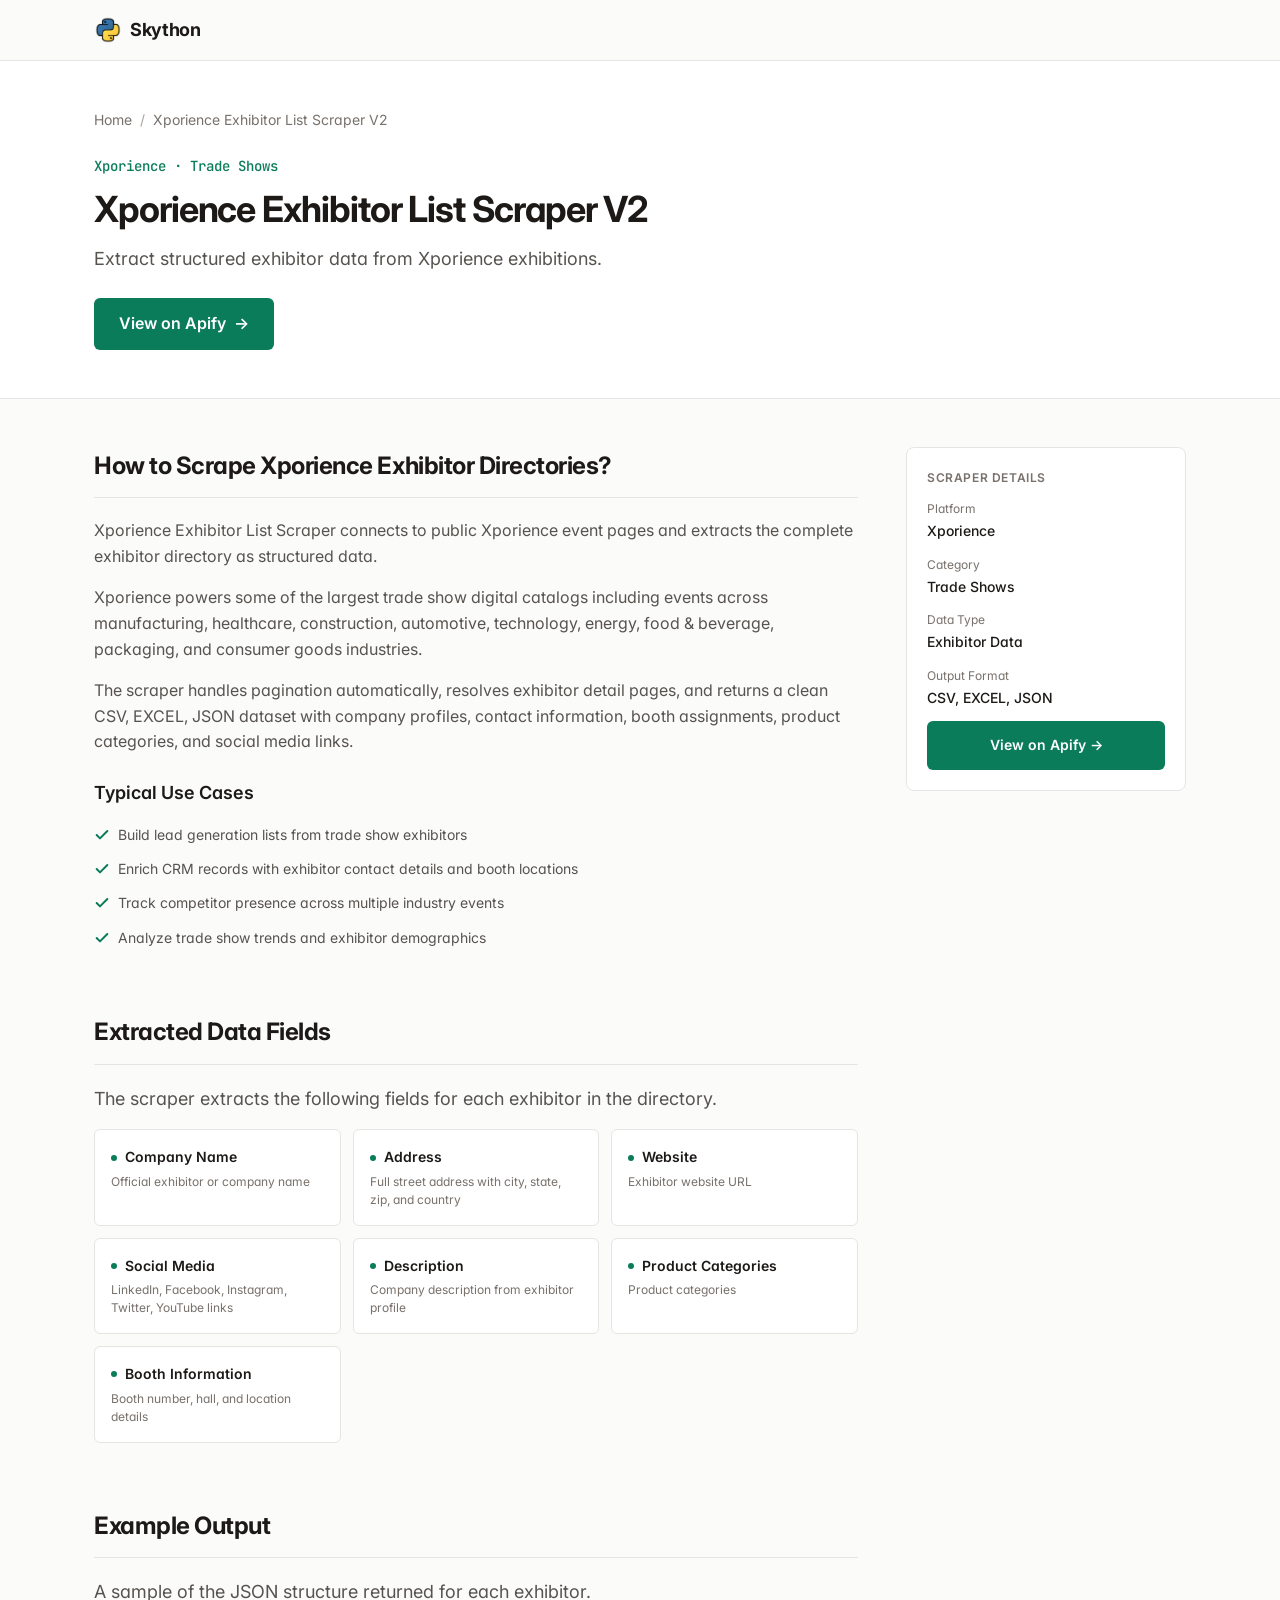
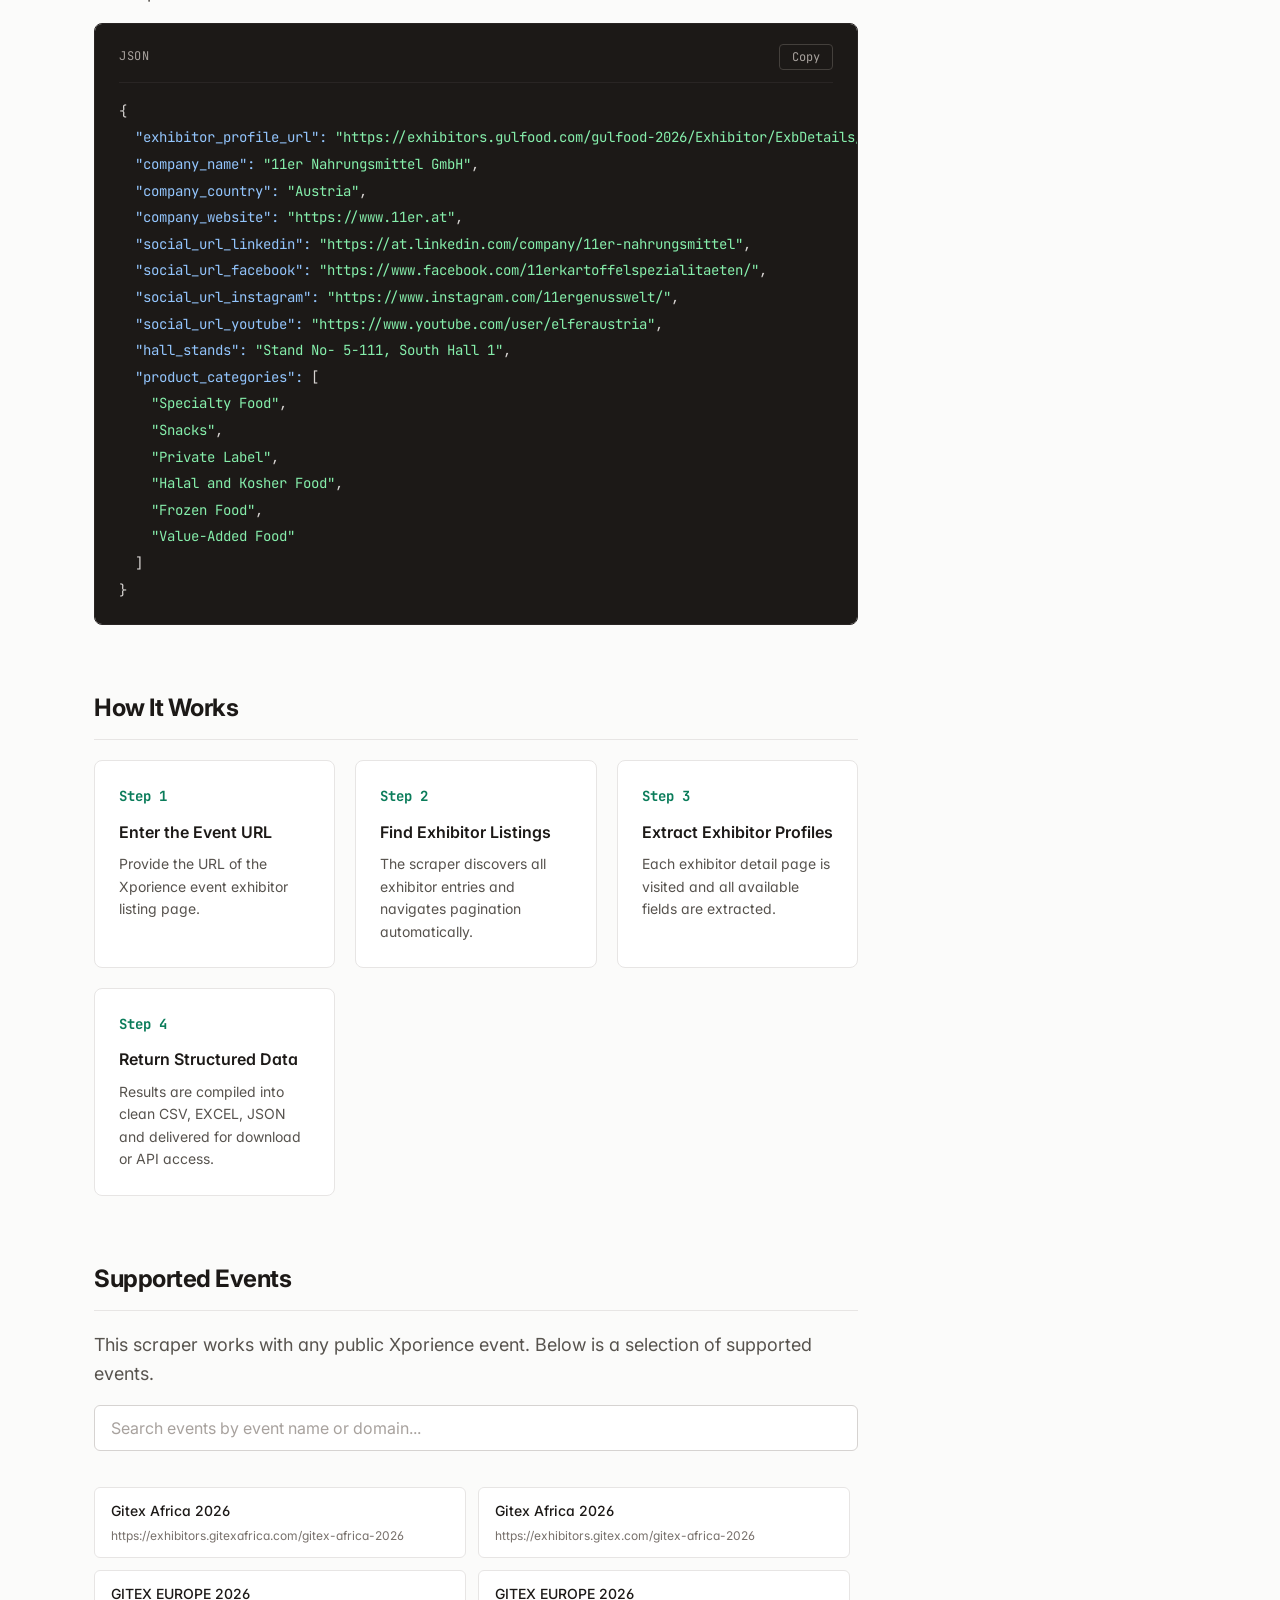
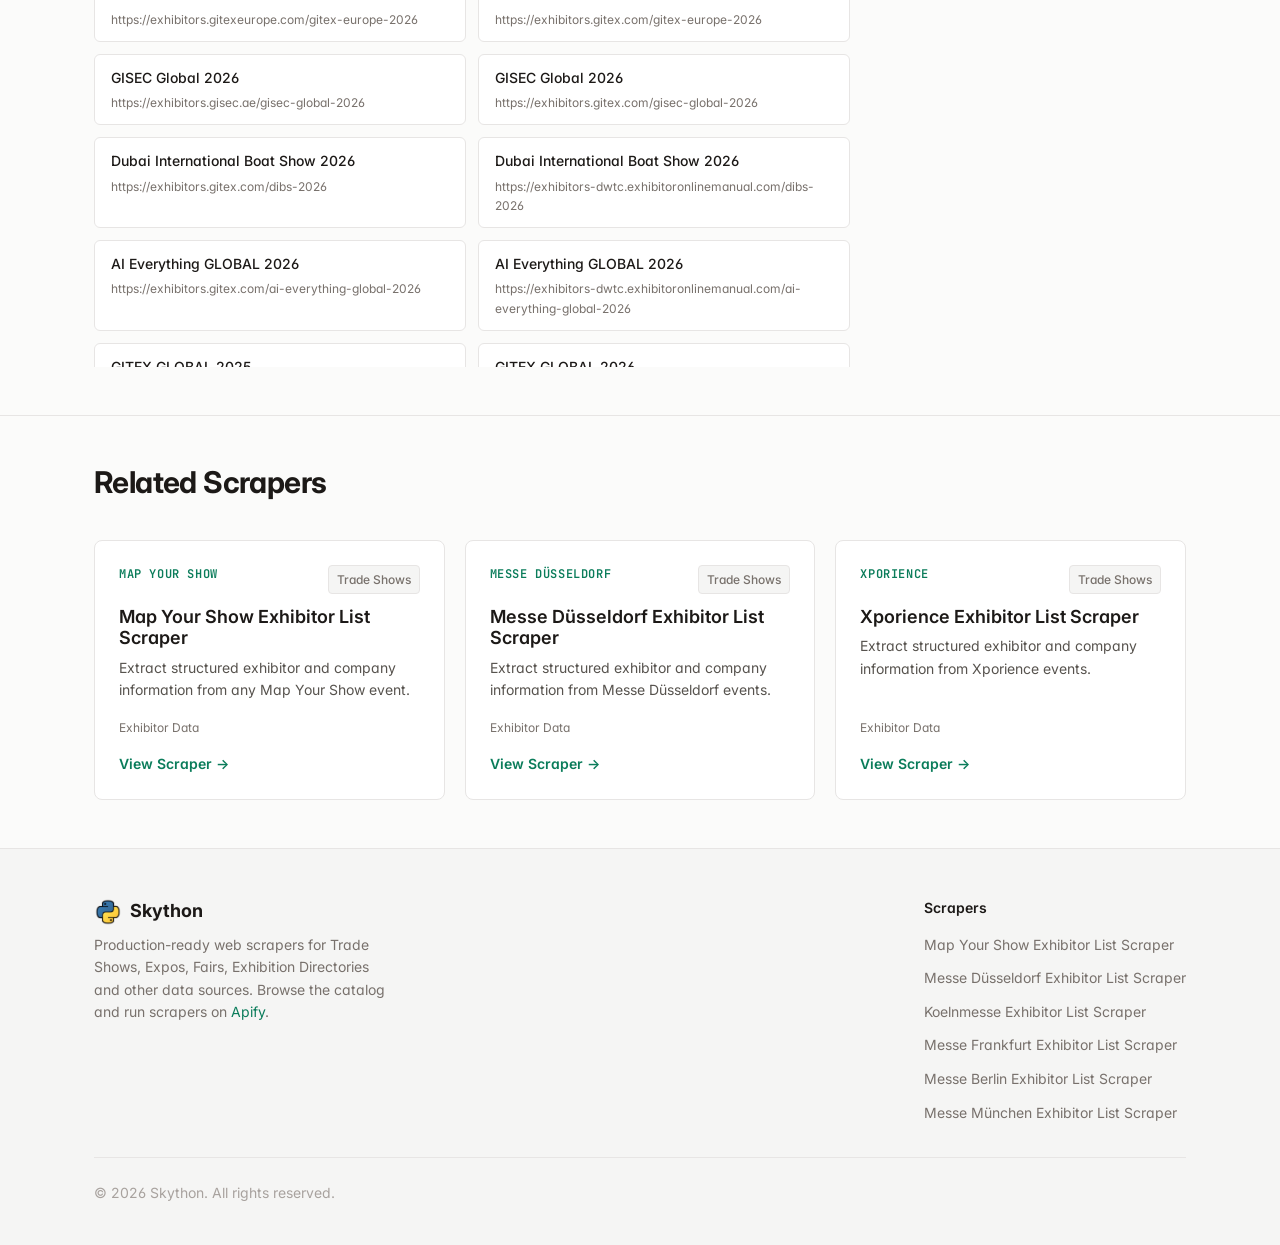
<file: blog-xporience-exhibitor-list-scraper-v2.html>
<!doctype html>
<html lang="en">
  <head>
    <meta charset="UTF-8" />
    <meta name="viewport" content="width=device-width, initial-scale=1.0" />
    <title>How to Scrape Xporience Exhibitor Lists (Download Exhibitor Data Automatically)</title>
    <meta name="description" content="Extract structured exhibitor data from Xporience events. Get company details, booth info, product categories and more as clean CSV, Excel or JSON. No coding required." />
    <link rel="canonical" href="https://selimgokirmak.github.io/blog-xporience-exhibitor-list-scraper-v2.html" />
    <link rel="shortcut icon" href="/images/skython-logo.png">

    <meta property="og:type" content="website" />
    <meta property="og:title" content="Xporience Exhibitor List Scraper V2 — Skython" />
    <meta property="og:description" content="Extract structured exhibitor data from Xporience events. Get company details, booth info, product categories and more as clean CSV, Excel or JSON. No coding required." />
    <meta property="og:url" content="https://selimgokirmak.github.io/blog-xporience-exhibitor-list-scraper-v2.html" />

    <meta name="twitter:card" content="summary" />
    <meta name="twitter:title" content="Xporience Exhibitor List Scraper V2 — Skython" />
    <meta name="twitter:description" content="Extract structured exhibitor data from Xporience events. Get company details, booth info, product categories and more as clean CSV, Excel or JSON. No coding required." />

    <link rel="preconnect" href="https://fonts.googleapis.com" />
    <link rel="preconnect" href="https://fonts.gstatic.com" crossorigin />
    <link href="https://fonts.googleapis.com/css2?family=Inter:wght@400;500;600;700&family=JetBrains+Mono:wght@400;500&display=swap" rel="stylesheet" />
    <link rel="stylesheet" href="../css/style.css" />

    <script type="application/ld+json">
    {
      "@context": "https://schema.org",
      "@type": "SoftwareApplication",
      "name": "Xporience Exhibitor List Scraper V2",
      "applicationCategory": "BusinessApplication",
      "operatingSystem": "Web",
      "description": "Extract structured exhibitor data from Xporience events. Get company details, booth info, product categories and more as clean CSV, Excel or JSON. No coding required.",
      "url": "https://selimgokirmak.github.io/blog-xporience-exhibitor-list-scraper-v2.html"
    }
    </script>
  </head>
  <body data-slug="xporience-exhibitor-list-scraper-v2">
    <header class="site-header">
      <div class="container">
        <div class="site-header__inner">
          <a href="/" class="logo">
            <span class="logo__mark"><img src="/images/skython-logo.png" alt=""></span>
            Skython
          </a>
        </div>
      </div>
    </header>

    <!-- Detail Hero -->
    <section class="detail-hero">
      <div class="container">
        <nav class="breadcrumb">
          <a href="/">Home</a>
          <span class="breadcrumb__sep">/</span>
          <span>Xporience Exhibitor List Scraper V2</span>
        </nav>
        <p class="detail-hero__label">Xporience &middot; Trade Shows</p>
        <h1 class="detail-hero__title">Xporience Exhibitor List Scraper V2</h1>
        <p class="detail-hero__desc">Extract structured exhibitor data from Xporience exhibitions.</p>
        <div class="detail-hero__actions" id="heroActions">
          <a href="https://apify.com/skython/xporience-exhibitor-list-scraper-2" target="_blank" rel="noopener" class="btn btn--primary btn--lg">View on Apify <span class="btn__arrow">&rarr;</span></a>
        </div>
      </div>
    </section>

    <!-- Detail Body -->
    <div class="container">
      <div class="detail-body">
        <main class="detail-content">
          <!-- Overview -->
          <section class="detail-section" id="overview">
            <h2 class="detail-section__title">How to Scrape Xporience Exhibitor Directories?</h2>
            <div id="overviewContent">
              <p>
                Xporience Exhibitor List Scraper connects to public Xporience event pages and extracts the complete exhibitor directory as structured data.
              </p>
              <p>
                Xporience powers some of the largest trade show digital catalogs including events across manufacturing, healthcare, construction, automotive, technology, energy, food & beverage, packaging, and consumer goods industries.
              </p>
              <p>
                The scraper handles pagination automatically, resolves exhibitor detail pages, and returns a clean CSV, EXCEL, JSON dataset with company profiles, contact information, booth assignments, product categories, and social media links.
              </p>
            </div>
            <h3 style="font-size:var(--font-size-lg);font-weight:var(--font-weight-semibold);margin:var(--space-6) 0 var(--space-4);">Typical Use Cases</h3>
            <div id="useCasesList" class="pricing-card__features" style="max-width:600px;">
              <li class="pricing-feature">Build lead generation lists from trade show exhibitors</li>
              <li class="pricing-feature">Enrich CRM records with exhibitor contact details and booth locations</li>
              <li class="pricing-feature">Track competitor presence across multiple industry events</li>
              <li class="pricing-feature">Analyze trade show trends and exhibitor demographics</li>
            </div>
          </section>

          <!-- Extracted Data -->
          <section class="detail-section" id="extracted-data">
            <h2 class="detail-section__title">Extracted Data Fields</h2>
            <p class="detail-section__lead">The scraper extracts the following fields for each exhibitor in the directory.</p>
            <div class="field-grid" id="fieldGrid">
              <div class="field-card">
                <div class="field-card__name">
                  <span class="field-card__dot"></span>
                  Company Name
                </div>
                <div class="field-card__desc">Official exhibitor or company name</div>
              </div>
              <div class="field-card">
                <div class="field-card__name">
                  <span class="field-card__dot"></span>
                  Address
                </div>
                <div class="field-card__desc">Full street address with city, state, zip, and country</div>
              </div>
              <div class="field-card">
                <div class="field-card__name">
                  <span class="field-card__dot"></span>
                  Website
                </div>
                <div class="field-card__desc">Exhibitor website URL</div>
              </div>
              <div class="field-card">
                <div class="field-card__name">
                  <span class="field-card__dot"></span>
                  Social Media
                </div>
                <div class="field-card__desc">LinkedIn, Facebook, Instagram, Twitter, YouTube links</div>
              </div>
              <div class="field-card">
                <div class="field-card__name">
                  <span class="field-card__dot"></span>
                  Description
                </div>
                <div class="field-card__desc">Company description from exhibitor profile</div>
              </div>
              <div class="field-card">
                <div class="field-card__name">
                  <span class="field-card__dot"></span>
                  Product Categories
                </div>
                <div class="field-card__desc">Product categories</div>
              </div>
              <div class="field-card">
                <div class="field-card__name">
                  <span class="field-card__dot"></span>
                  Booth Information
                </div>
                <div class="field-card__desc">Booth number, hall, and location details</div>
              </div>
            </div>
          </section>

          <!-- Example Output -->
          <section class="detail-section" id="example-output">
            <h2 class="detail-section__title">Example Output</h2>
            <p class="detail-section__lead">A sample of the JSON structure returned for each exhibitor.</p>
            <div class="code-block">
              <div class="code-block__header">
                <span class="code-block__label">JSON</span>
                <button class="code-block__copy" id="copyCode">Copy</button>
              </div>
              <pre><code id="exampleCode"></code></pre>
            </div>
          </section>

          <!-- How It Works -->
          <section class="detail-section" id="how-it-works">
            <h2 class="detail-section__title">How It Works</h2>
            <div class="steps" id="stepsContainer">
              <div class="step">
                <div class="step__number">Step 1</div>
                <h3 class="step__title">Enter the Event URL</h3>
                <p class="step__desc">Provide the URL of the Xporience event exhibitor listing page.</p>
              </div>
              <div class="step">
                <div class="step__number">Step 2</div>
                <h3 class="step__title">Find Exhibitor Listings</h3>
                <p class="step__desc">The scraper discovers all exhibitor entries and navigates pagination automatically.</p>
              </div>
              <div class="step">
                <div class="step__number">Step 3</div>
                <h3 class="step__title">Extract Exhibitor Profiles</h3>
                <p class="step__desc">Each exhibitor detail page is visited and all available fields are extracted.</p>
              </div>
              <div class="step">
                <div class="step__number">Step 4</div>
                <h3 class="step__title">Return Structured Data</h3>
                <p class="step__desc">Results are compiled into clean CSV, EXCEL, JSON and delivered for download or API access.</p>
              </div>
            </div>
          </section>

          <!-- Supported Events -->
          <section class="detail-section" id="supported-events">
            <h2 class="detail-section__title">Supported Events</h2>
            <p class="detail-section__lead">This scraper works with any public Xporience event. Below is a selection of supported events.</p>
            <div class="events-search">
              <input type="text" class="search-input" id="eventsSearch" placeholder="Search events by event name or domain..." autocomplete="off" />
            </div>
            <div class="events-list" id="eventsList"></div>
          </section>

        </main>

        <!-- Sidebar -->
        <aside class="detail-sidebar">
          <div class="sidebar-card">
            <div class="sidebar-card__title">Scraper Details</div>
            <dl>
              <div><dt>Platform</dt><dd>Xporience</dd></div>
              <div><dt>Category</dt><dd>Trade Shows</dd></div>
              <div><dt>Data Type</dt><dd>Exhibitor Data</dd></div>
              <div><dt>Output Format</dt><dd>CSV, EXCEL, JSON</dd></div>
            </dl>
            <a href="https://apify.com/skython/xporience-exhibitor-list-scraper-2" id="sidebarApifyUrl" target="_blank" rel="noopener" class="btn btn--primary">View on Apify &rarr;</a>
          </div>
        </aside>
      </div>
    </div>

    <!-- Related Scrapers -->
    <section class="related-section">
      <div class="container">
        <div class="section-heading">
          <h2 class="section-heading__title">Related Scrapers</h2>
        </div>
        <div class="scraper-grid" id="relatedGrid"></div>
      </div>
    </section>

    <!-- Footer -->
    <footer class="site-footer">
      <div class="container">
        <div class="site-footer__inner">
          <div class="site-footer__brand">
            <div class="site-footer__logo">
              <span class="logo__mark"><img src="/images/skython-logo.png" alt=""></span>
              Skython
            </div>
            <p class="site-footer__desc">Production-ready web scrapers for Trade Shows, Expos, Fairs, Exhibition Directories and other data sources. Browse the catalog and run scrapers on <a href="https://apify.com/skython" target="_blank">Apify</a>.</p>
          </div>
          <div class="site-footer__links">
            <div class="footer-col">
              <h4>Scrapers</h4>
              <ul id="footerScraperList"></ul>
            </div>
          </div>
        </div>
        <div class="site-footer__bottom">
          <span>&copy; 2026 Skython. All rights reserved.</span>
        </div>
      </div>
    </footer>

    <script src="../data/scrapers.js"></script>
    <script src="../js/scraper-detail.js"></script>
  </body>
</html>
</file>
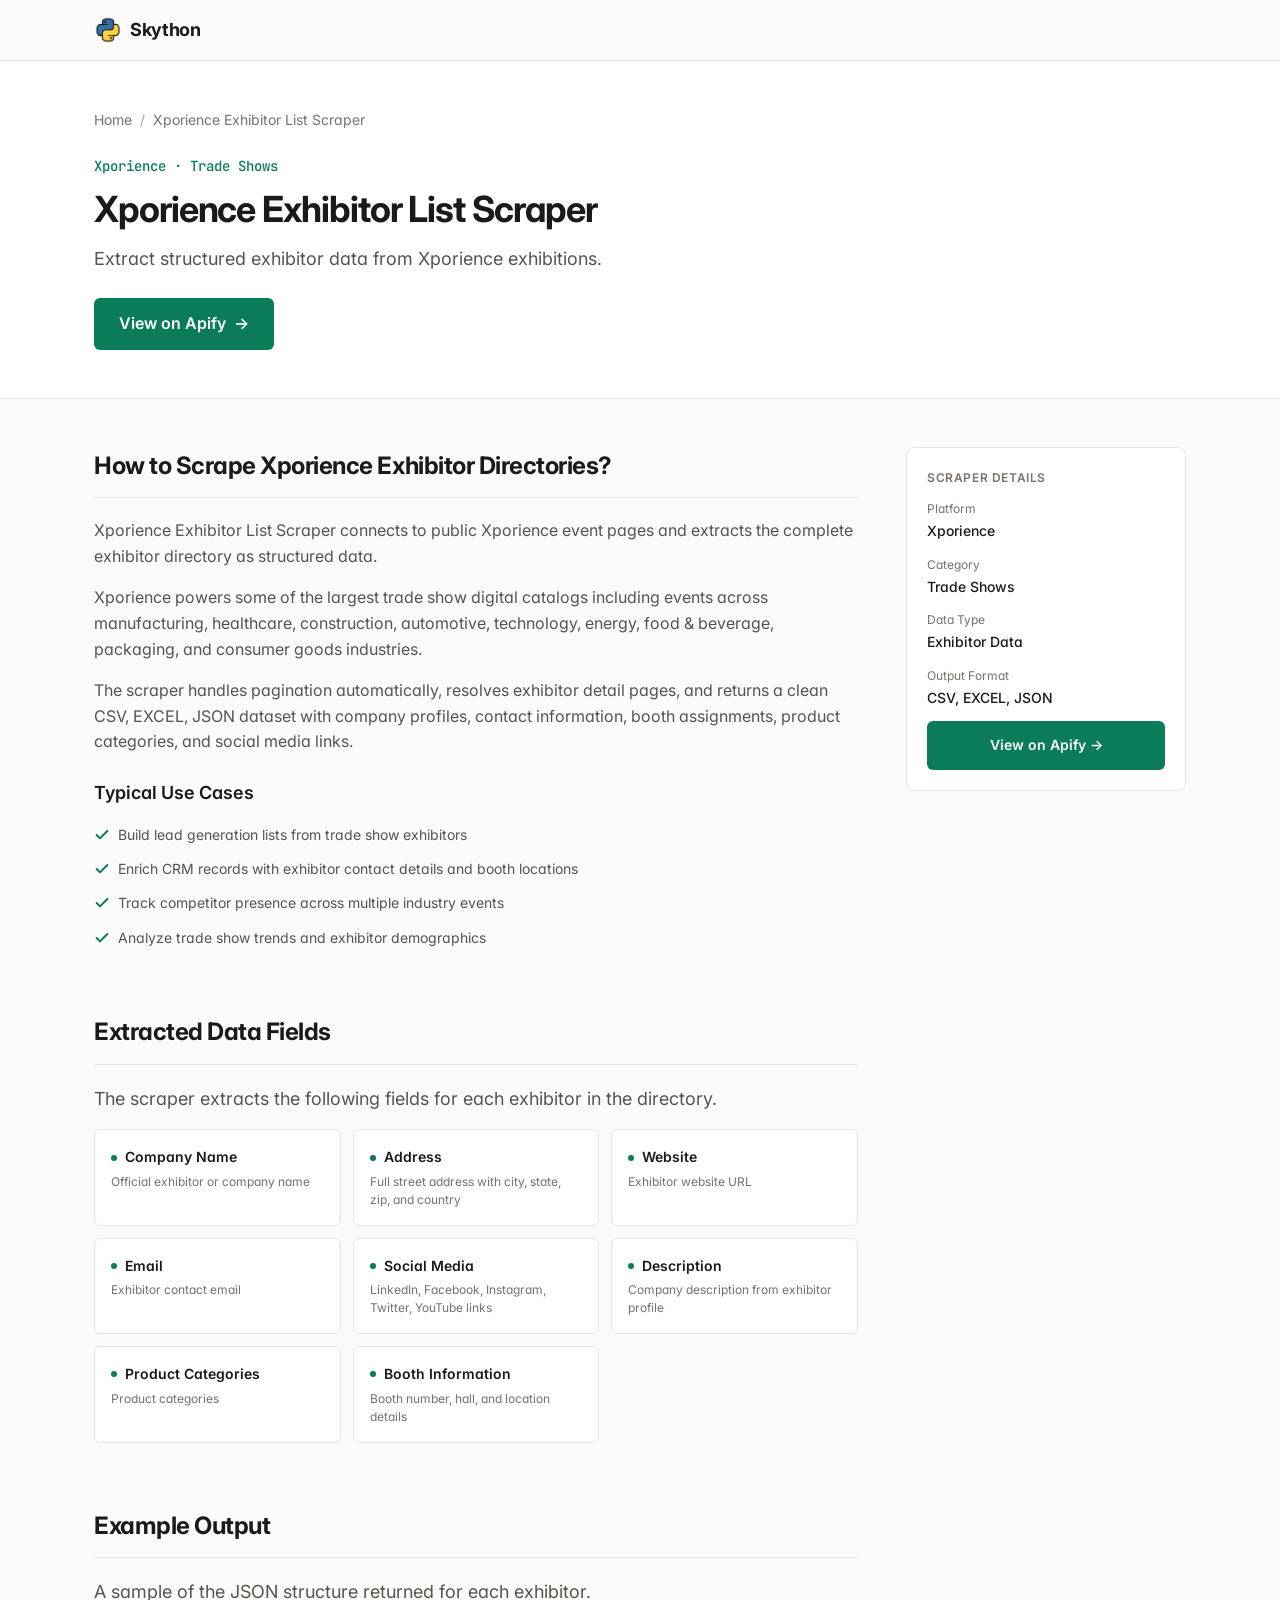
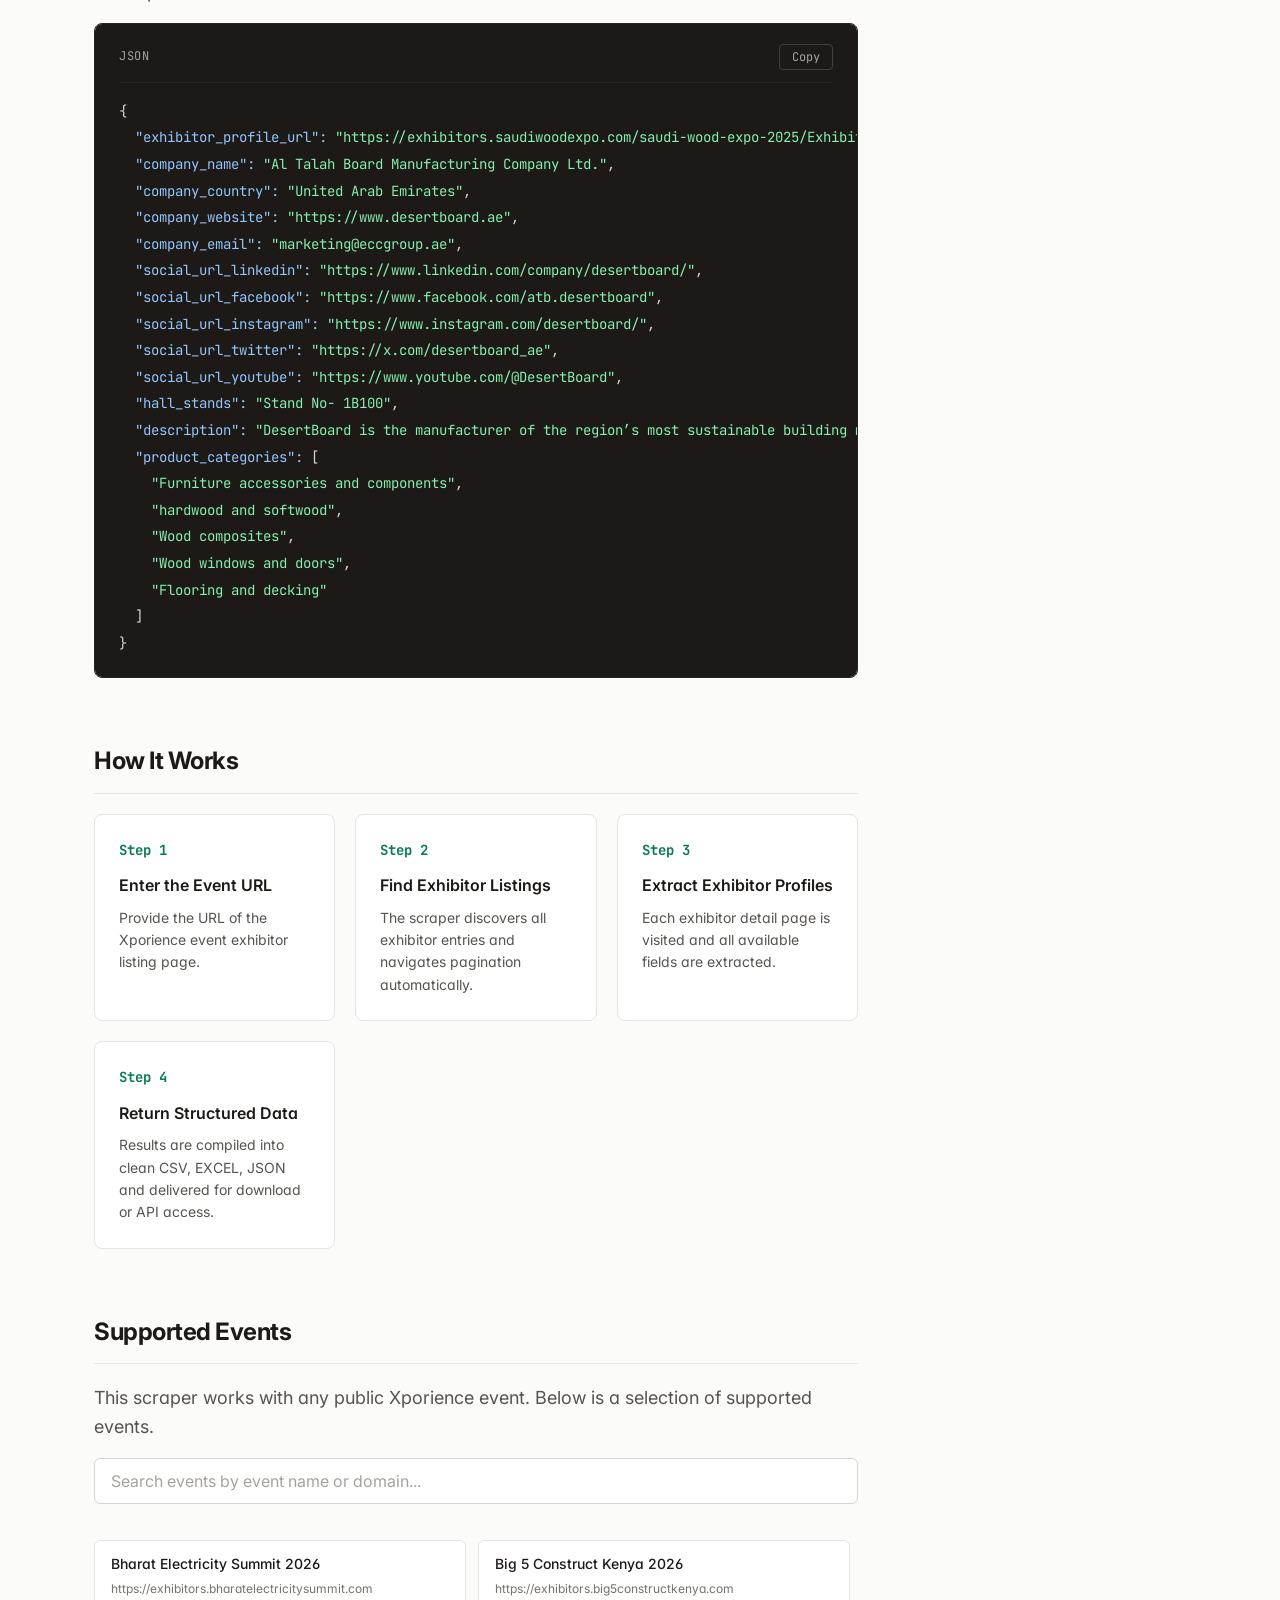
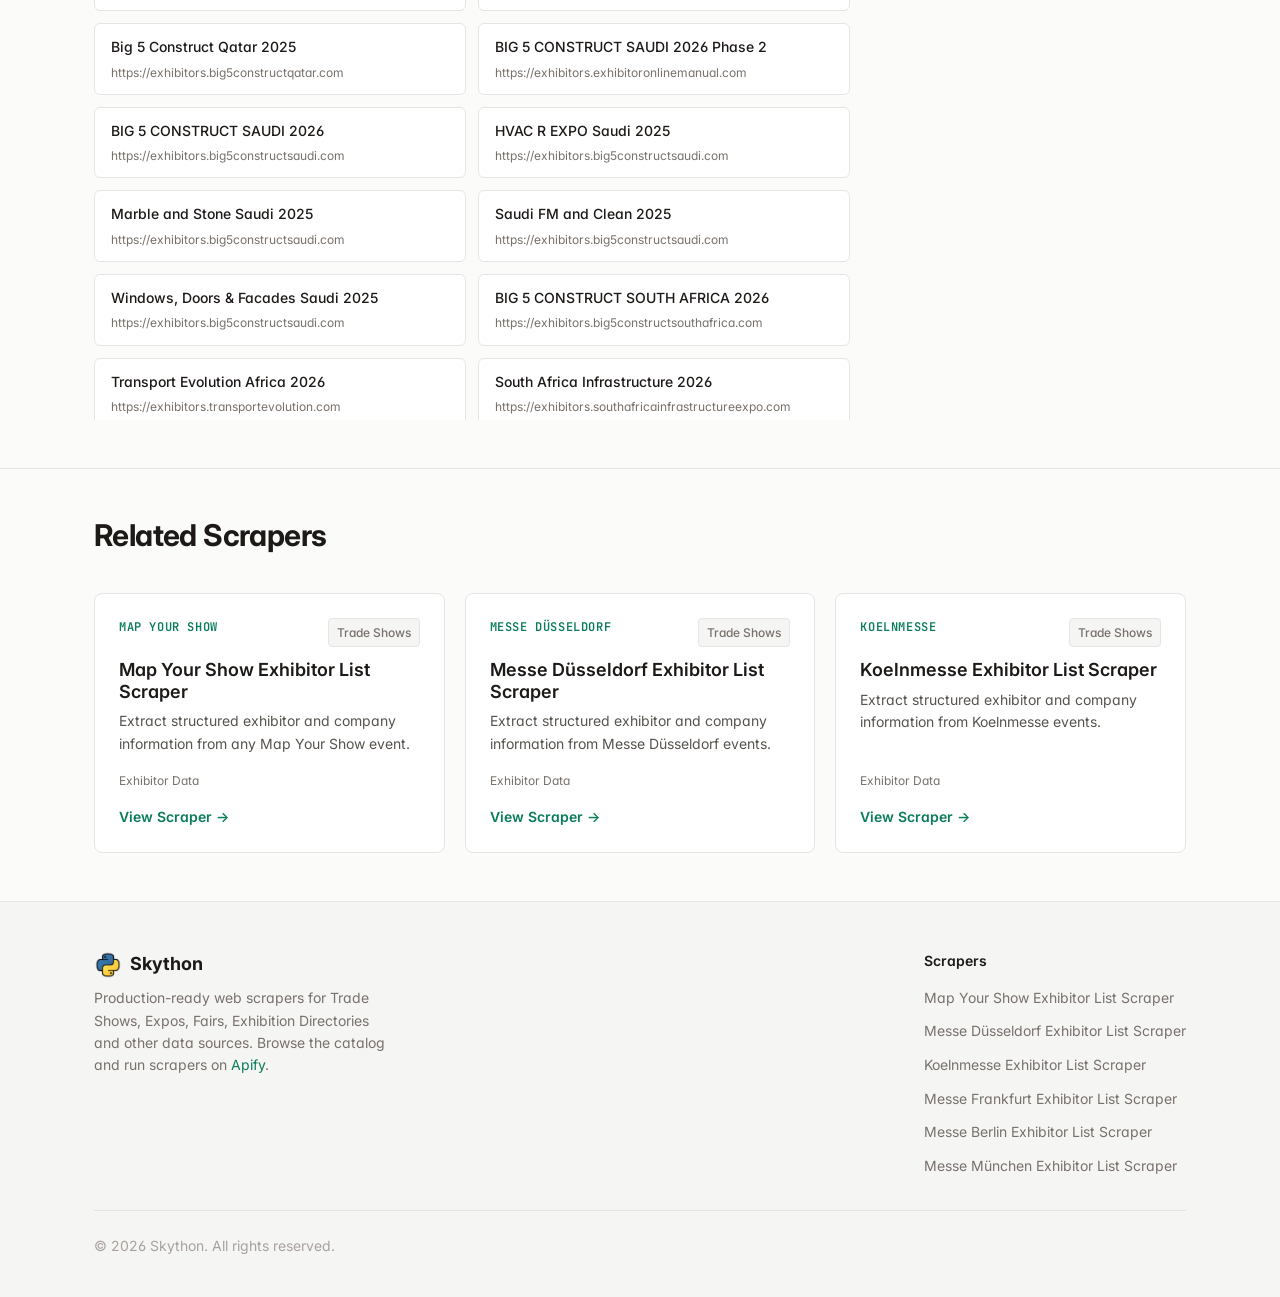
<file: blog-xporience-exhibitor-list-scraper.html>
<!doctype html>
<html lang="en">
  <head>
    <meta charset="UTF-8" />
    <meta name="viewport" content="width=device-width, initial-scale=1.0" />
    <title>How to Scrape Xporience Exhibitor Lists (Download Exhibitor Data Automatically)</title>
    <meta name="description" content="Extract structured exhibitor data from Xporience events. Get company details, booth info, product categories and more as clean CSV, Excel or JSON. No coding required." />
    <link rel="canonical" href="https://selimgokirmak.github.io/blog-xporience-exhibitor-list-scraper.html" />
    <link rel="shortcut icon" href="/images/skython-logo.png">

    <meta property="og:type" content="website" />
    <meta property="og:title" content="Xporience Exhibitor List Scraper — Skython" />
    <meta property="og:description" content="Extract structured exhibitor data from Xporience events. Get company details, booth info, product categories and more as clean CSV, Excel or JSON. No coding required." />
    <meta property="og:url" content="https://selimgokirmak.github.io/blog-xporience-exhibitor-list-scraper.html" />

    <meta name="twitter:card" content="summary" />
    <meta name="twitter:title" content="Xporience Exhibitor List Scraper — Skython" />
    <meta name="twitter:description" content="Extract structured exhibitor data from Xporience events. Get company details, booth info, product categories and more as clean CSV, Excel or JSON. No coding required." />

    <link rel="preconnect" href="https://fonts.googleapis.com" />
    <link rel="preconnect" href="https://fonts.gstatic.com" crossorigin />
    <link href="https://fonts.googleapis.com/css2?family=Inter:wght@400;500;600;700&family=JetBrains+Mono:wght@400;500&display=swap" rel="stylesheet" />
    <link rel="stylesheet" href="../css/style.css" />

    <script type="application/ld+json">
    {
      "@context": "https://schema.org",
      "@type": "SoftwareApplication",
      "name": "Xporience Exhibitor List Scraper",
      "applicationCategory": "BusinessApplication",
      "operatingSystem": "Web",
      "description": "Extract structured exhibitor data from Xporience events. Get company details, booth info, product categories and more as clean CSV, Excel or JSON. No coding required.",
      "url": "https://selimgokirmak.github.io/blog-xporience-exhibitor-list-scraper.html"
    }
    </script>
  </head>
  <body data-slug="xporience-exhibitor-list-scraper">
    <header class="site-header">
      <div class="container">
        <div class="site-header__inner">
          <a href="/" class="logo">
            <span class="logo__mark"><img src="/images/skython-logo.png" alt=""></span>
            Skython
          </a>
        </div>
      </div>
    </header>

    <!-- Detail Hero -->
    <section class="detail-hero">
      <div class="container">
        <nav class="breadcrumb">
          <a href="/">Home</a>
          <span class="breadcrumb__sep">/</span>
          <span>Xporience Exhibitor List Scraper</span>
        </nav>
        <p class="detail-hero__label">Xporience &middot; Trade Shows</p>
        <h1 class="detail-hero__title">Xporience Exhibitor List Scraper</h1>
        <p class="detail-hero__desc">Extract structured exhibitor data from Xporience exhibitions.</p>
        <div class="detail-hero__actions" id="heroActions">
          <a href="https://apify.com/skython/xporience-exhibitor-list-scraper" target="_blank" rel="noopener" class="btn btn--primary btn--lg">View on Apify <span class="btn__arrow">&rarr;</span></a>
        </div>
      </div>
    </section>

    <!-- Detail Body -->
    <div class="container">
      <div class="detail-body">
        <main class="detail-content">
          <!-- Overview -->
          <section class="detail-section" id="overview">
            <h2 class="detail-section__title">How to Scrape Xporience Exhibitor Directories?</h2>
            <div id="overviewContent">
              <p>
                Xporience Exhibitor List Scraper connects to public Xporience event pages and extracts the complete exhibitor directory as structured data.
              </p>
              <p>
                Xporience powers some of the largest trade show digital catalogs including events across manufacturing, healthcare, construction, automotive, technology, energy, food & beverage, packaging, and consumer goods industries.
              </p>
              <p>
                The scraper handles pagination automatically, resolves exhibitor detail pages, and returns a clean CSV, EXCEL, JSON dataset with company profiles, contact information, booth assignments, product categories, and social media links.
              </p>
            </div>
            <h3 style="font-size:var(--font-size-lg);font-weight:var(--font-weight-semibold);margin:var(--space-6) 0 var(--space-4);">Typical Use Cases</h3>
            <div id="useCasesList" class="pricing-card__features" style="max-width:600px;">
              <li class="pricing-feature">Build lead generation lists from trade show exhibitors</li>
              <li class="pricing-feature">Enrich CRM records with exhibitor contact details and booth locations</li>
              <li class="pricing-feature">Track competitor presence across multiple industry events</li>
              <li class="pricing-feature">Analyze trade show trends and exhibitor demographics</li>
            </div>
          </section>

          <!-- Extracted Data -->
          <section class="detail-section" id="extracted-data">
            <h2 class="detail-section__title">Extracted Data Fields</h2>
            <p class="detail-section__lead">The scraper extracts the following fields for each exhibitor in the directory.</p>
            <div class="field-grid" id="fieldGrid">
              <div class="field-card">
                <div class="field-card__name">
                  <span class="field-card__dot"></span>
                  Company Name
                </div>
                <div class="field-card__desc">Official exhibitor or company name</div>
              </div>
              <div class="field-card">
                <div class="field-card__name">
                  <span class="field-card__dot"></span>
                  Address
                </div>
                <div class="field-card__desc">Full street address with city, state, zip, and country</div>
              </div>
              <div class="field-card">
                <div class="field-card__name">
                  <span class="field-card__dot"></span>
                  Website
                </div>
                <div class="field-card__desc">Exhibitor website URL</div>
              </div>
              <div class="field-card">
                <div class="field-card__name">
                  <span class="field-card__dot"></span>
                  Email
                </div>
                <div class="field-card__desc">Exhibitor contact email</div>
              </div>
              <div class="field-card">
                <div class="field-card__name">
                  <span class="field-card__dot"></span>
                  Social Media
                </div>
                <div class="field-card__desc">LinkedIn, Facebook, Instagram, Twitter, YouTube links</div>
              </div>
              <div class="field-card">
                <div class="field-card__name">
                  <span class="field-card__dot"></span>
                  Description
                </div>
                <div class="field-card__desc">Company description from exhibitor profile</div>
              </div>
              <div class="field-card">
                <div class="field-card__name">
                  <span class="field-card__dot"></span>
                  Product Categories
                </div>
                <div class="field-card__desc">Product categories</div>
              </div>
              <div class="field-card">
                <div class="field-card__name">
                  <span class="field-card__dot"></span>
                  Booth Information
                </div>
                <div class="field-card__desc">Booth number, hall, and location details</div>
              </div>
            </div>
          </section>

          <!-- Example Output -->
          <section class="detail-section" id="example-output">
            <h2 class="detail-section__title">Example Output</h2>
            <p class="detail-section__lead">A sample of the JSON structure returned for each exhibitor.</p>
            <div class="code-block">
              <div class="code-block__header">
                <span class="code-block__label">JSON</span>
                <button class="code-block__copy" id="copyCode">Copy</button>
              </div>
              <pre><code id="exampleCode"></code></pre>
            </div>
          </section>

          <!-- How It Works -->
          <section class="detail-section" id="how-it-works">
            <h2 class="detail-section__title">How It Works</h2>
            <div class="steps" id="stepsContainer">
              <div class="step">
                <div class="step__number">Step 1</div>
                <h3 class="step__title">Enter the Event URL</h3>
                <p class="step__desc">Provide the URL of the Xporience event exhibitor listing page.</p>
              </div>
              <div class="step">
                <div class="step__number">Step 2</div>
                <h3 class="step__title">Find Exhibitor Listings</h3>
                <p class="step__desc">The scraper discovers all exhibitor entries and navigates pagination automatically.</p>
              </div>
              <div class="step">
                <div class="step__number">Step 3</div>
                <h3 class="step__title">Extract Exhibitor Profiles</h3>
                <p class="step__desc">Each exhibitor detail page is visited and all available fields are extracted.</p>
              </div>
              <div class="step">
                <div class="step__number">Step 4</div>
                <h3 class="step__title">Return Structured Data</h3>
                <p class="step__desc">Results are compiled into clean CSV, EXCEL, JSON and delivered for download or API access.</p>
              </div>
            </div>
          </section>

          <!-- Supported Events -->
          <section class="detail-section" id="supported-events">
            <h2 class="detail-section__title">Supported Events</h2>
            <p class="detail-section__lead">This scraper works with any public Xporience event. Below is a selection of supported events.</p>
            <div class="events-search">
              <input type="text" class="search-input" id="eventsSearch" placeholder="Search events by event name or domain..." autocomplete="off" />
            </div>
            <div class="events-list" id="eventsList"></div>
          </section>

        </main>

        <!-- Sidebar -->
        <aside class="detail-sidebar">
          <div class="sidebar-card">
            <div class="sidebar-card__title">Scraper Details</div>
            <dl>
              <div><dt>Platform</dt><dd>Xporience</dd></div>
              <div><dt>Category</dt><dd>Trade Shows</dd></div>
              <div><dt>Data Type</dt><dd>Exhibitor Data</dd></div>
              <div><dt>Output Format</dt><dd>CSV, EXCEL, JSON</dd></div>
            </dl>
            <a href="https://apify.com/skython/xporience-exhibitor-list-scraper" id="sidebarApifyUrl" target="_blank" rel="noopener" class="btn btn--primary">View on Apify &rarr;</a>
          </div>
        </aside>
      </div>
    </div>

    <!-- Related Scrapers -->
    <section class="related-section">
      <div class="container">
        <div class="section-heading">
          <h2 class="section-heading__title">Related Scrapers</h2>
        </div>
        <div class="scraper-grid" id="relatedGrid"></div>
      </div>
    </section>

    <!-- Footer -->
    <footer class="site-footer">
      <div class="container">
        <div class="site-footer__inner">
          <div class="site-footer__brand">
            <div class="site-footer__logo">
              <span class="logo__mark"><img src="/images/skython-logo.png" alt=""></span>
              Skython
            </div>
            <p class="site-footer__desc">Production-ready web scrapers for Trade Shows, Expos, Fairs, Exhibition Directories and other data sources. Browse the catalog and run scrapers on <a href="https://apify.com/skython" target="_blank">Apify</a>.</p>
          </div>
          <div class="site-footer__links">
            <div class="footer-col">
              <h4>Scrapers</h4>
              <ul id="footerScraperList"></ul>
            </div>
          </div>
        </div>
        <div class="site-footer__bottom">
          <span>&copy; 2026 Skython. All rights reserved.</span>
        </div>
      </div>
    </footer>

    <script src="../data/scrapers.js"></script>
    <script src="../js/scraper-detail.js"></script>
  </body>
</html>
</file>
<file: css/style.css>
/* ============================================
   skython — design system
   ============================================ */
:root {
  /* color ramps */
  --color-primary: #0a7c5a;
  --color-primary-hover: #086a4d;
  --color-primary-light: #e8f5ef;

  --color-accent: #b45309;
  --color-accent-light: #fef3e8;

  --color-success: #15803d;
  --color-warning: #b45309;
  --color-error: #b91c1c;
  --color-info: #1e6091;

  /* neutrals */
  --color-bg: #fbfbfa;
  --color-bg-alt: #f5f5f4;
  --color-surface: #ffffff;
  --color-border: #e7e5e4;
  --color-border-strong: #d6d3d1;
  --color-text: #1c1917;
  --color-text-secondary: #57534e;
  --color-text-muted: #78716c;
  --color-text-faint: #a8a29e;

  /* typography */
  --font-sans: 'Inter', -apple-system, BlinkMacSystemFont, 'Segoe UI', system-ui, sans-serif;
  --font-mono: 'JetBrains Mono', 'Fira Code', 'SF Mono', Menlo, Consolas, monospace;

  --font-size-xs: 0.75rem;
  --font-size-sm: 0.875rem;
  --font-size-base: 1rem;
  --font-size-lg: 1.125rem;
  --font-size-xl: 1.25rem;
  --font-size-2xl: 1.5rem;
  --font-size-3xl: 1.875rem;
  --font-size-4xl: 2.25rem;
  --font-size-5xl: 3rem;

  --line-height-body: 1.6;
  --line-height-heading: 1.2;
  --line-height-tight: 1.1;

  --font-weight-normal: 400;
  --font-weight-medium: 500;
  --font-weight-semibold: 600;
  --font-weight-bold: 700;

  /* spacing — 8px system */
  --space-1: 0.25rem;
  --space-2: 0.5rem;
  --space-3: 0.75rem;
  --space-4: 1rem;
  --space-5: 1.25rem;
  --space-6: 1.5rem;
  --space-8: 2rem;
  --space-10: 2.5rem;
  --space-12: 3rem;
  --space-16: 4rem;
  --space-20: 5rem;
  --space-24: 6rem;

  /* radius */
  --radius-sm: 4px;
  --radius-md: 6px;
  --radius-lg: 8px;
  --radius-xl: 12px;

  /* shadows */
  --shadow-sm: 0 1px 2px rgba(0, 0, 0, 0.04);
  --shadow-md: 0 1px 3px rgba(0, 0, 0, 0.06), 0 1px 2px rgba(0, 0, 0, 0.04);
  --shadow-lg: 0 4px 12px rgba(0, 0, 0, 0.07);

  /* layout */
  --max-width: 1140px;
  --max-width-narrow: 760px;
  --header-height: 60px;
  --transition: 150ms ease;
}

/* ============================================
   reset
   ============================================ */
*,
*::before,
*::after {
  box-sizing: border-box;
  margin: 0;
  padding: 0;
}

html {
  font-size: 16px;
  -webkit-text-size-adjust: 100%;
  scroll-behavior: smooth;
}

body {
  font-family: var(--font-sans);
  font-size: var(--font-size-base);
  line-height: var(--line-height-body);
  color: var(--color-text);
  background-color: var(--color-bg);
  -webkit-font-smoothing: antialiased;
  -moz-osx-font-smoothing: grayscale;
  font-feature-settings: 'cv02', 'cv03', 'cv04', 'cv11';
}

a {
  color: var(--color-primary);
  text-decoration: none;
  transition: color var(--transition);
}

a:hover {
  color: var(--color-primary-hover);
}

img {
  max-width: 100%;
  height: auto;
}

ul, ol {
  list-style: none;
}

button {
  font-family: inherit;
  font-size: inherit;
  cursor: pointer;
  border: none;
  background: none;
}

/* ============================================
   layout utilities
   ============================================ */
.container {
  max-width: var(--max-width);
  margin: 0 auto;
  padding: 0 var(--space-6);
}

.container-narrow {
  max-width: var(--max-width-narrow);
  margin: 0 auto;
  padding: 0 var(--space-6);
}

.section {
  padding: var(--space-20) 0;
}

.section-tight {
  padding: var(--space-12) 0;
}

/* ============================================
   header
   ============================================ */
.site-header {
  position: sticky;
  top: 0;
  z-index: 100;
  background-color: rgba(251, 251, 250, 0.92);
  backdrop-filter: blur(8px);
  -webkit-backdrop-filter: blur(8px);
  border-bottom: 1px solid var(--color-border);
}

.site-header__inner {
  display: flex;
  align-items: center;
  justify-content: space-between;
  height: var(--header-height);
}

.logo {
  font-size: var(--font-size-lg);
  font-weight: var(--font-weight-bold);
  color: var(--color-text);
  letter-spacing: -0.02em;
  display: flex;
  align-items: center;
  gap: var(--space-2);
}

.logo:hover {
  color: var(--color-text);
}

.logo__mark {
  display: inline-flex;
  align-items: center;
  justify-content: center;
  width: 28px;
  height: 28px;
  /* background-color: var(--color-primary); */
  color: #fff;
  border-radius: var(--radius-md);
  font-size: 0.875rem;
  font-weight: var(--font-weight-bold);
  font-family: var(--font-mono);
}

.nav {
  display: flex;
  align-items: center;
  gap: var(--space-8);
}

.nav__link {
  font-size: var(--font-size-sm);
  font-weight: var(--font-weight-medium);
  color: var(--color-text-secondary);
  transition: color var(--transition);
}

.nav__link:hover {
  color: var(--color-text);
}

.nav-toggle {
  display: none;
  flex-direction: column;
  gap: 4px;
  padding: var(--space-2);
}

.nav-toggle span {
  width: 20px;
  height: 2px;
  background-color: var(--color-text);
  transition: all var(--transition);
  border-radius: 1px;
}

.nav-toggle.active span:nth-child(1) {
  transform: rotate(45deg) translate(4px, 4px);
}

.nav-toggle.active span:nth-child(2) {
  opacity: 0;
}

.nav-toggle.active span:nth-child(3) {
  transform: rotate(-45deg) translate(4px, -4px);
}

/* ============================================
   hero
   ============================================ */
.hero {
  padding: var(--space-20) 0 var(--space-16);
  border-bottom: 1px solid var(--color-border);
  background-color: var(--color-surface);
}

.hero__label {
  font-size: var(--font-size-sm);
  font-weight: var(--font-weight-medium);
  color: var(--color-primary);
  margin-bottom: var(--space-4);
  font-family: var(--font-mono);
}

.hero__title {
  font-size: var(--font-size-4xl);
  font-weight: var(--font-weight-bold);
  line-height: var(--line-height-tight);
  letter-spacing: -0.03em;
  margin-bottom: var(--space-5);
  max-width: 600px;
}

.hero__subtitle {
  font-size: var(--font-size-lg);
  color: var(--color-text-secondary);
  line-height: var(--line-height-body);
  max-width: 540px;
  margin-bottom: var(--space-8);
}

.hero__actions {
  display: flex;
  gap: var(--space-4);
  flex-wrap: wrap;
}

/* ============================================
   buttons
   ============================================ */
.btn {
  display: inline-flex;
  align-items: center;
  gap: var(--space-2);
  padding: var(--space-3) var(--space-5);
  font-size: var(--font-size-sm);
  font-weight: var(--font-weight-semibold);
  border-radius: var(--radius-md);
  transition: all var(--transition);
  border: 1px solid transparent;
  white-space: nowrap;
}

.btn--primary {
  background-color: var(--color-primary);
  color: #fff;
}

.btn--primary:hover {
  background-color: var(--color-primary-hover);
  color: #fff;
}

.btn--secondary {
  background-color: var(--color-surface);
  color: var(--color-text);
  border-color: var(--color-border-strong);
}

.btn--secondary:hover {
  background-color: var(--color-bg-alt);
  color: var(--color-text);
}

.btn--lg {
  padding: var(--space-3) var(--space-6);
  font-size: var(--font-size-base);
}

.btn__arrow {
  transition: transform var(--transition);
}

.btn:hover .btn__arrow {
  transform: translateX(3px);
}

/* ============================================
   stats
   ============================================ */
.stats {
  display: flex;
  gap: var(--space-12);
  padding: var(--space-10) 0;
  border-bottom: 1px solid var(--color-border);
}

.stat {
  display: flex;
  flex-direction: column;
}

.stat__value {
  font-size: var(--font-size-3xl);
  font-weight: var(--font-weight-bold);
  color: var(--color-text);
  letter-spacing: -0.02em;
  line-height: var(--line-height-tight);
}

.stat__label {
  font-size: var(--font-size-sm);
  color: var(--color-text-muted);
  margin-top: var(--space-1);
}

/* ============================================
   section headings
   ============================================ */
.section-heading {
  margin-bottom: var(--space-10);
}

.section-heading__eyebrow {
  font-size: var(--font-size-sm);
  font-weight: var(--font-weight-medium);
  color: var(--color-primary);
  font-family: var(--font-mono);
  margin-bottom: var(--space-2);
}

.section-heading__title {
  font-size: var(--font-size-3xl);
  font-weight: var(--font-weight-bold);
  letter-spacing: -0.02em;
  line-height: var(--line-height-heading);
}

.section-heading__description {
  font-size: var(--font-size-lg);
  color: var(--color-text-secondary);
  margin-top: var(--space-3);
  max-width: 500px;
}

/* ============================================
   search & filter
   ============================================ */
.catalog-controls {
  margin-bottom: var(--space-8);
}

.search-input {
  width: 100%;
  padding: var(--space-3) var(--space-4);
  font-size: var(--font-size-base);
  font-family: inherit;
  color: var(--color-text);
  background-color: var(--color-surface);
  border: 1px solid var(--color-border-strong);
  border-radius: var(--radius-md);
  transition: border-color var(--transition), box-shadow var(--transition);
  margin-bottom: var(--space-4);
}

.search-input:focus {
  outline: none;
  border-color: var(--color-primary);
  box-shadow: 0 0 0 3px var(--color-primary-light);
}

.search-input::placeholder {
  color: var(--color-text-faint);
}

.filter-bar {
  display: flex;
  gap: var(--space-2);
  flex-wrap: wrap;
}

.filter-chip {
  padding: var(--space-2) var(--space-4);
  font-size: var(--font-size-sm);
  font-weight: var(--font-weight-medium);
  color: var(--color-text-secondary);
  background-color: var(--color-surface);
  border: 1px solid var(--color-border);
  border-radius: var(--radius-lg);
  transition: all var(--transition);
}

.filter-chip:hover {
  border-color: var(--color-border-strong);
  color: var(--color-text);
}

.filter-chip.active {
  background-color: var(--color-text);
  color: var(--color-surface);
  border-color: var(--color-text);
}

/* ============================================
   scraper grid
   ============================================ */
.scraper-grid {
  display: grid;
  grid-template-columns: repeat(auto-fill, minmax(320px, 1fr));
  gap: var(--space-5);
}

.scraper-card {
  display: flex;
  flex-direction: column;
  padding: var(--space-6);
  background-color: var(--color-surface);
  border: 1px solid var(--color-border);
  border-radius: var(--radius-lg);
  transition: border-color var(--transition), box-shadow var(--transition);
  text-decoration: none;
  color: inherit;
}

.scraper-card:hover {
  border-color: var(--color-border-strong);
  box-shadow: var(--shadow-md);
  color: inherit;
}

.scraper-card__top {
  display: flex;
  justify-content: space-between;
  align-items: flex-start;
  margin-bottom: var(--space-3);
}

.scraper-card__platform {
  font-size: var(--font-size-xs);
  font-weight: var(--font-weight-semibold);
  color: var(--color-primary);
  font-family: var(--font-mono);
  text-transform: uppercase;
  letter-spacing: 0.05em;
}

.scraper-card__category {
  font-size: var(--font-size-xs);
  font-weight: var(--font-weight-medium);
  color: var(--color-text-muted);
  padding: var(--space-1) var(--space-2);
  background-color: var(--color-bg-alt);
  border-radius: var(--radius-sm);
  border: 1px solid var(--color-border);
}

.scraper-card__name {
  font-size: var(--font-size-lg);
  font-weight: var(--font-weight-semibold);
  line-height: var(--line-height-heading);
  margin-bottom: var(--space-2);
}

.scraper-card__desc {
  font-size: var(--font-size-sm);
  color: var(--color-text-secondary);
  line-height: var(--line-height-body);
  margin-bottom: var(--space-4);
  flex-grow: 1;
}

.scraper-card__meta {
  display: flex;
  gap: var(--space-3);
  font-size: var(--font-size-xs);
  color: var(--color-text-muted);
  margin-bottom: var(--space-4);
  flex-wrap: wrap;
}

.scraper-card__meta-item {
  display: flex;
  align-items: center;
  gap: var(--space-1);
}

.scraper-card__link {
  font-size: var(--font-size-sm);
  font-weight: var(--font-weight-semibold);
  color: var(--color-primary);
  display: inline-flex;
  align-items: center;
  gap: var(--space-1);
  transition: gap var(--transition);
}

.scraper-card:hover .scraper-card__link {
  gap: var(--space-2);
}

.no-results {
  text-align: center;
  padding: var(--space-12);
  color: var(--color-text-muted);
  font-size: var(--font-size-base);
}

/* ============================================
   footer
   ============================================ */
.site-footer {
  border-top: 1px solid var(--color-border);
  padding: var(--space-12) 0;
  background-color: var(--color-bg-alt);
}

.site-footer__inner {
  display: flex;
  justify-content: space-between;
  align-items: flex-start;
  gap: var(--space-8);
  flex-wrap: wrap;
}

.site-footer__brand {
  max-width: 300px;
}

.site-footer__logo {
  font-size: var(--font-size-lg);
  font-weight: var(--font-weight-bold);
  color: var(--color-text);
  margin-bottom: var(--space-2);
  display: flex;
  align-items: center;
  gap: var(--space-2);
}

.site-footer__desc {
  font-size: var(--font-size-sm);
  color: var(--color-text-muted);
  line-height: var(--line-height-body);
}

.site-footer__links {
  display: flex;
  gap: var(--space-12);
  flex-wrap: wrap;
}

.footer-col h4 {
  font-size: var(--font-size-sm);
  font-weight: var(--font-weight-semibold);
  margin-bottom: var(--space-3);
  color: var(--color-text);
}

.footer-col ul {
  display: flex;
  flex-direction: column;
  gap: var(--space-2);
}

.footer-col a {
  font-size: var(--font-size-sm);
  color: var(--color-text-muted);
}

.footer-col a:hover {
  color: var(--color-text);
}

.site-footer__bottom {
  border-top: 1px solid var(--color-border);
  margin-top: var(--space-8);
  padding-top: var(--space-6);
  font-size: var(--font-size-sm);
  color: var(--color-text-faint);
  display: flex;
  justify-content: space-between;
  align-items: center;
  flex-wrap: wrap;
  gap: var(--space-4);
}

/* ============================================
   detail page — hero
   ============================================ */
.detail-hero {
  padding: var(--space-12) 0;
  border-bottom: 1px solid var(--color-border);
  background-color: var(--color-surface);
}

.breadcrumb {
  display: flex;
  align-items: center;
  gap: var(--space-2);
  font-size: var(--font-size-sm);
  color: var(--color-text-muted);
  margin-bottom: var(--space-6);
  flex-wrap: wrap;
}

.breadcrumb a {
  color: var(--color-text-muted);
}

.breadcrumb a:hover {
  color: var(--color-text);
}

.breadcrumb__sep {
  color: var(--color-text-faint);
}

.detail-hero__label {
  font-size: var(--font-size-sm);
  font-weight: var(--font-weight-medium);
  color: var(--color-primary);
  font-family: var(--font-mono);
  margin-bottom: var(--space-3);
}

.detail-hero__title {
  font-size: var(--font-size-4xl);
  font-weight: var(--font-weight-bold);
  line-height: var(--line-height-tight);
  letter-spacing: -0.03em;
  margin-bottom: var(--space-4);
}

.detail-hero__desc {
  font-size: var(--font-size-lg);
  color: var(--color-text-secondary);
  max-width: 600px;
  margin-bottom: var(--space-6);
}

.detail-hero__actions {
  display: flex;
  gap: var(--space-3);
  flex-wrap: wrap;
}

/* ============================================
   detail content layout
   ============================================ */
.detail-body {
  display: grid;
  grid-template-columns: 1fr 280px;
  gap: var(--space-12);
  padding: var(--space-12) 0;
  align-items: start;
}

.detail-content {
  min-width: 0;
}

.detail-sidebar {
  position: sticky;
  top: calc(var(--header-height) + var(--space-6));
}

.detail-section {
  margin-bottom: var(--space-16);
}

.detail-section:last-child {
  margin-bottom: 0;
}

.detail-section__title {
  font-size: var(--font-size-2xl);
  font-weight: var(--font-weight-bold);
  letter-spacing: -0.02em;
  margin-bottom: var(--space-5);
  padding-bottom: var(--space-3);
  border-bottom: 1px solid var(--color-border);
}

.detail-section__lead {
  font-size: var(--font-size-lg);
  color: var(--color-text-secondary);
  line-height: var(--line-height-body);
  margin-bottom: var(--space-6);
}

.detail-section p {
  margin-bottom: var(--space-4);
  color: var(--color-text-secondary);
  line-height: var(--line-height-body);
}

.detail-section p:last-child {
  margin-bottom: 0;
}

/* ============================================
   data fields
   ============================================ */
.field-grid {
  display: grid;
  grid-template-columns: repeat(auto-fill, minmax(240px, 1fr));
  gap: var(--space-3);
}

.field-card {
  padding: var(--space-4);
  background-color: var(--color-surface);
  border: 1px solid var(--color-border);
  border-radius: var(--radius-md);
  transition: border-color var(--transition);
}

.field-card:hover {
  border-color: var(--color-border-strong);
}

.field-card__name {
  font-size: var(--font-size-sm);
  font-weight: var(--font-weight-semibold);
  color: var(--color-text);
  margin-bottom: var(--space-1);
  display: flex;
  align-items: center;
  gap: var(--space-2);
}

.field-card__dot {
  width: 6px;
  height: 6px;
  border-radius: 50%;
  background-color: var(--color-primary);
  flex-shrink: 0;
}

.field-card__desc {
  font-size: var(--font-size-xs);
  color: var(--color-text-muted);
  line-height: 1.5;
}

/* ============================================
   code block
   ============================================ */
.code-block {
  background-color: #1c1917;
  border-radius: var(--radius-lg);
  padding: var(--space-5) var(--space-6);
  overflow-x: auto;
  border: 1px solid #292524;
}

.code-block__header {
  display: flex;
  align-items: center;
  justify-content: space-between;
  margin-bottom: var(--space-4);
  padding-bottom: var(--space-3);
  border-bottom: 1px solid #292524;
}

.code-block__label {
  font-size: var(--font-size-xs);
  color: #a8a29e;
  font-family: var(--font-mono);
  text-transform: uppercase;
  letter-spacing: 0.05em;
}

.code-block__copy {
  font-size: var(--font-size-xs);
  color: #a8a29e;
  padding: var(--space-1) var(--space-3);
  border: 1px solid #44403c;
  border-radius: var(--radius-sm);
  transition: all var(--transition);
  font-family: var(--font-mono);
}

.code-block__copy:hover {
  color: #fff;
  border-color: #78716c;
}

.code-block__copy.copied {
  color: #86efac;
  border-color: #86efac;
}

.code-block pre {
  margin: 0;
}

.code-block code {
  font-family: var(--font-mono);
  font-size: var(--font-size-sm);
  color: #d6d3d1;
  line-height: 1.8;
  white-space: pre;
}

/* syntax highlight tokens */
.tok-key { color: #93c5fd; }
.tok-str { color: #86efac; }
.tok-num { color: #fcd34d; }
.tok-punc { color: #a8a29e; }
.tok-bool { color: #c4b5fd; }

/* ============================================
   steps
   ============================================ */
.steps {
  display: grid;
  grid-template-columns: repeat(auto-fit, minmax(220px, 1fr));
  gap: var(--space-5);
}

.step {
  position: relative;
  padding: var(--space-6);
  background-color: var(--color-surface);
  border: 1px solid var(--color-border);
  border-radius: var(--radius-lg);
}

.step__number {
  font-size: var(--font-size-sm);
  font-weight: var(--font-weight-bold);
  color: var(--color-primary);
  font-family: var(--font-mono);
  margin-bottom: var(--space-3);
}

.step__title {
  font-size: var(--font-size-base);
  font-weight: var(--font-weight-semibold);
  margin-bottom: var(--space-2);
}

.step__desc {
  font-size: var(--font-size-sm);
  color: var(--color-text-secondary);
  line-height: var(--line-height-body);
}

/* ============================================
   events list
   ============================================ */
.events-search {
  margin-bottom: var(--space-5);
}

.events-list {
  display: grid;
  grid-template-columns: repeat(auto-fill, minmax(280px, 1fr));
  gap: var(--space-3);
  max-height: 480px;
  overflow-y: auto;
  padding-right: var(--space-2);
}

.event-item {
  display: flex;
  flex-direction: column;
  padding: var(--space-3) var(--space-4);
  background-color: var(--color-surface);
  border: 1px solid var(--color-border);
  border-radius: var(--radius-md);
  transition: border-color var(--transition);
}

.event-item:hover {
  border-color: var(--color-border-strong);
}

.event-item__name {
  font-size: var(--font-size-sm);
  font-weight: var(--font-weight-medium);
  color: var(--color-text);
  margin-bottom: var(--space-1);
}

.event-item__meta {
  font-size: var(--font-size-xs);
  color: var(--color-text-muted);
}

/* ============================================
   pricing
   ============================================ */
.pricing-card {
  padding: var(--space-8);
  background-color: var(--color-surface);
  border: 1px solid var(--color-border);
  border-radius: var(--radius-lg);
  max-width: 480px;
}

.pricing-card__label {
  font-size: var(--font-size-sm);
  font-weight: var(--font-weight-medium);
  color: var(--color-text-muted);
  margin-bottom: var(--space-3);
}

.pricing-card__price {
  font-size: var(--font-size-3xl);
  font-weight: var(--font-weight-bold);
  letter-spacing: -0.02em;
  margin-bottom: var(--space-2);
}

.pricing-card__price-unit {
  font-size: var(--font-size-base);
  font-weight: var(--font-weight-normal);
  color: var(--color-text-muted);
}

.pricing-card__desc {
  font-size: var(--font-size-sm);
  color: var(--color-text-secondary);
  margin-bottom: var(--space-5);
  line-height: var(--line-height-body);
}

.pricing-card__features {
  display: flex;
  flex-direction: column;
  gap: var(--space-3);
  margin-bottom: var(--space-6);
}

.pricing-feature {
  display: flex;
  align-items: flex-start;
  gap: var(--space-2);
  font-size: var(--font-size-sm);
  color: var(--color-text-secondary);
}

.pricing-feature::before {
  content: '';
  width: 16px;
  height: 16px;
  flex-shrink: 0;
  margin-top: 3px;
  background-image: url("data:image/svg+xml,%3Csvg xmlns='http://www.w3.org/2000/svg' width='16' height='16' viewBox='0 0 24 24' fill='none' stroke='%230a7c5a' stroke-width='3' stroke-linecap='round' stroke-linejoin='round'%3E%3Cpolyline points='20 6 9 17 4 12'%3E%3C/polyline%3E%3C/svg%3E");
  background-repeat: no-repeat;
}

/* ============================================
   sidebar
   ============================================ */
.sidebar-card {
  padding: var(--space-5);
  background-color: var(--color-surface);
  border: 1px solid var(--color-border);
  border-radius: var(--radius-lg);
  margin-bottom: var(--space-4);
}

.sidebar-card__title {
  font-size: var(--font-size-xs);
  font-weight: var(--font-weight-semibold);
  color: var(--color-text-muted);
  text-transform: uppercase;
  letter-spacing: 0.05em;
  margin-bottom: var(--space-3);
}

.sidebar-card dl {
  display: flex;
  flex-direction: column;
  gap: var(--space-3);
}

.sidebar-card dt {
  font-size: var(--font-size-xs);
  color: var(--color-text-muted);
}

.sidebar-card dd {
  font-size: var(--font-size-sm);
  font-weight: var(--font-weight-medium);
  color: var(--color-text);
  margin-top: 2px;
}

.sidebar-card .btn {
  width: 100%;
  justify-content: center;
  margin-top: var(--space-3);
}

/* ============================================
   related scrapers
   ============================================ */
.related-section {
  padding: var(--space-12) 0;
  border-top: 1px solid var(--color-border);
}

/* ============================================
   about / contact / platforms pages
   ============================================ */
.prose h1 {
  font-size: var(--font-size-4xl);
  font-weight: var(--font-weight-bold);
  letter-spacing: -0.03em;
  line-height: var(--line-height-tight);
  margin-bottom: var(--space-5);
}

.prose p {
  font-size: var(--font-size-lg);
  color: var(--color-text-secondary);
  line-height: var(--line-height-body);
  margin-bottom: var(--space-4);
}

.contact-grid {
  display: grid;
  grid-template-columns: 1fr 1fr;
  gap: var(--space-12);
  align-items: start;
}

.contact-info h2 {
  font-size: var(--font-size-2xl);
  font-weight: var(--font-weight-bold);
  margin-bottom: var(--space-4);
}

.contact-info p {
  font-size: var(--font-size-base);
  color: var(--color-text-secondary);
  margin-bottom: var(--space-6);
  line-height: var(--line-height-body);
}

.contact-list {
  display: flex;
  flex-direction: column;
  gap: var(--space-5);
}

.contact-item {
  display: flex;
  flex-direction: column;
  gap: var(--space-1);
}

.contact-item__label {
  font-size: var(--font-size-xs);
  font-weight: var(--font-weight-semibold);
  color: var(--color-text-muted);
  text-transform: uppercase;
  letter-spacing: 0.05em;
}

.contact-item__value {
  font-size: var(--font-size-base);
  color: var(--color-text);
}

.contact-item__value a {
  color: var(--color-text);
}

.contact-form {
  display: flex;
  flex-direction: column;
  gap: var(--space-4);
  padding: var(--space-6);
  background-color: var(--color-surface);
  border: 1px solid var(--color-border);
  border-radius: var(--radius-lg);
}

.form-group label {
  display: block;
  font-size: var(--font-size-sm);
  font-weight: var(--font-weight-medium);
  margin-bottom: var(--space-2);
}

.form-input,
.form-textarea {
  width: 100%;
  padding: var(--space-3) var(--space-4);
  font-size: var(--font-size-base);
  font-family: inherit;
  color: var(--color-text);
  background-color: var(--color-bg);
  border: 1px solid var(--color-border-strong);
  border-radius: var(--radius-md);
  transition: border-color var(--transition), box-shadow var(--transition);
}

.form-input:focus,
.form-textarea:focus {
  outline: none;
  border-color: var(--color-primary);
  box-shadow: 0 0 0 3px var(--color-primary-light);
}

.form-textarea {
  min-height: 120px;
  resize: vertical;
}

.form-message {
  font-size: var(--font-size-sm);
  padding: var(--space-3) var(--space-4);
  border-radius: var(--radius-md);
  display: none;
}

.form-message.visible {
  display: block;
}

.form-message--success {
  background-color: var(--color-primary-light);
  color: var(--color-success);
}

.platform-list {
  display: grid;
  grid-template-columns: repeat(auto-fill, minmax(200px, 1fr));
  gap: var(--space-3);
}

.platform-item {
  padding: var(--space-4);
  background-color: var(--color-surface);
  border: 1px solid var(--color-border);
  border-radius: var(--radius-md);
  transition: border-color var(--transition);
}

.platform-item:hover {
  border-color: var(--color-border-strong);
}

.platform-item__name {
  font-size: var(--font-size-sm);
  font-weight: var(--font-weight-semibold);
  margin-bottom: var(--space-1);
}

.platform-item__count {
  font-size: var(--font-size-xs);
  color: var(--color-text-muted);
}

/* ============================================
   responsive
   ============================================ */
@media (max-width: 900px) {
  .detail-body {
    grid-template-columns: 1fr;
  }

  .detail-sidebar {
    position: static;
    display: grid;
    grid-template-columns: 1fr 1fr;
    gap: var(--space-4);
  }

  .contact-grid {
    grid-template-columns: 1fr;
  }
}

@media (max-width: 768px) {
  .nav {
    display: none;
    position: absolute;
    top: var(--header-height);
    left: 0;
    right: 0;
    flex-direction: column;
    align-items: flex-start;
    gap: var(--space-1);
    padding: var(--space-4) var(--space-6) var(--space-6);
    background-color: var(--color-surface);
    border-bottom: 1px solid var(--color-border);
    box-shadow: var(--shadow-lg);
  }

  .nav.open {
    display: flex;
  }

  .nav__link {
    width: 100%;
    padding: var(--space-3) 0;
    font-size: var(--font-size-base);
  }

  .nav-toggle {
    display: flex;
  }

  .hero__title {
    font-size: var(--font-size-3xl);
  }

  .detail-hero__title {
    font-size: var(--font-size-3xl);
  }

  .stats {
    gap: var(--space-8);
    flex-wrap: wrap;
  }

  .stat__value {
    font-size: var(--font-size-2xl);
  }

  .section-heading__title {
    font-size: var(--font-size-2xl);
  }

  .site-footer__inner {
    flex-direction: column;
  }

  .detail-sidebar {
    grid-template-columns: 1fr;
  }
}

@media (max-width: 480px) {
  .hero {
    padding: var(--space-12) 0 var(--space-10);
  }

  .scraper-grid {
    grid-template-columns: 1fr;
  }

  .stats {
    gap: var(--space-6);
  }
}
</file>
